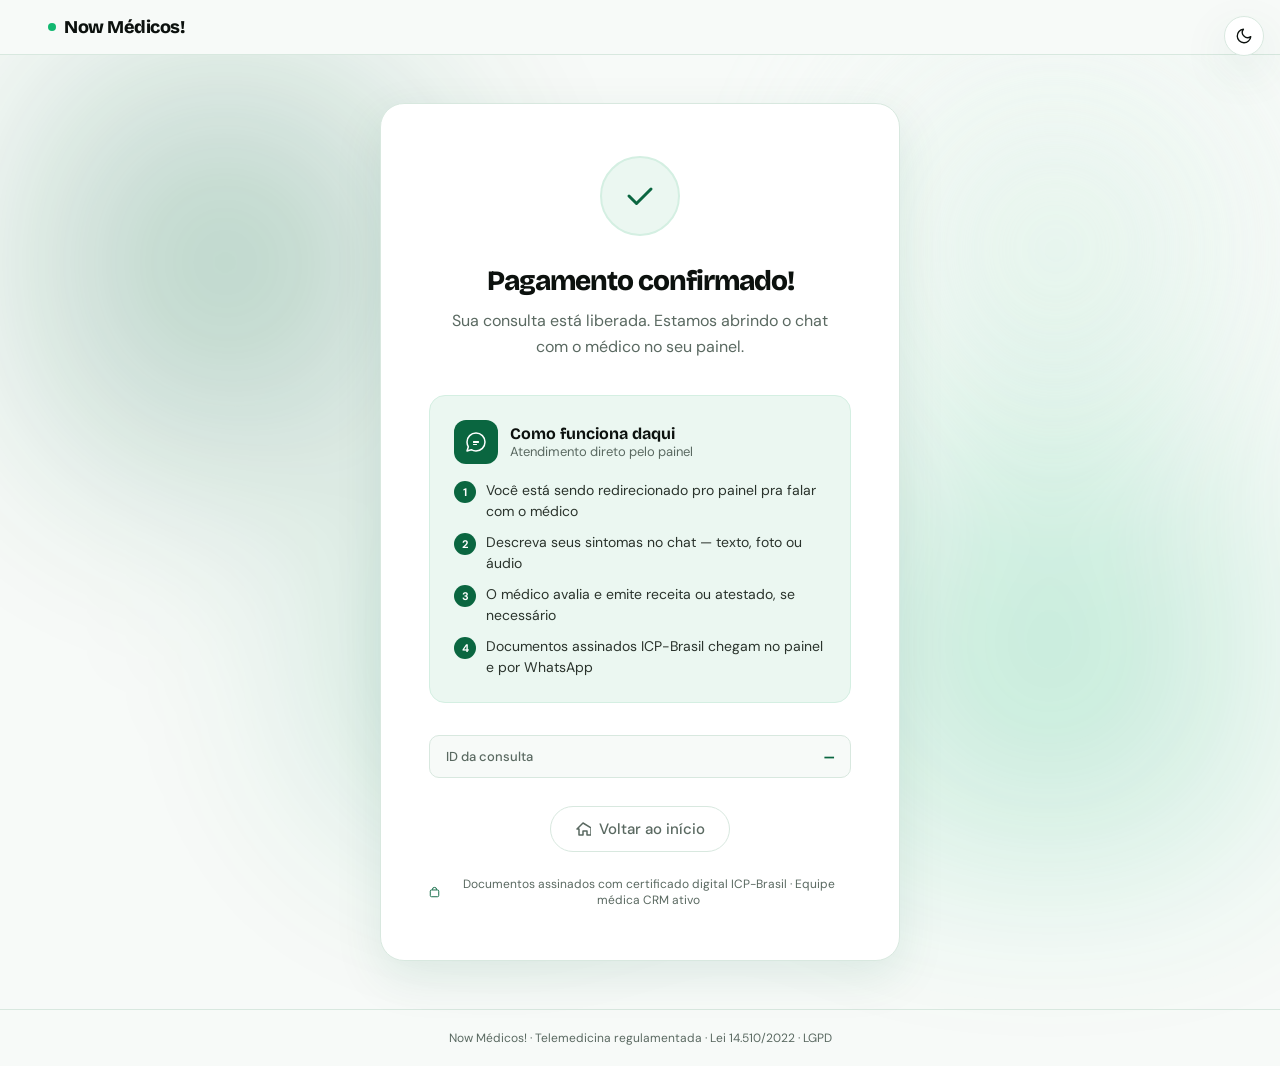
<file: confirmacao.html>
<!DOCTYPE html>
<html lang="pt-BR">
<head>
<meta charset="UTF-8">
<meta name="viewport" content="width=device-width, initial-scale=1.0">
<title>Consulta Confirmada — Now Médicos!</title>

<!-- Theme init (evita FOUC) -->
<script>
(function(){
  const s = localStorage.getItem('cj-theme');
  const d = window.matchMedia && window.matchMedia('(prefers-color-scheme: dark)').matches;
  document.documentElement.setAttribute('data-theme', s || (d ? 'dark' : 'light'));
})();
</script>

<link href="https://fonts.googleapis.com/css2?family=Bricolage+Grotesque:opsz,wght@12..96,400;12..96,500;12..96,700;12..96,800&family=DM+Sans:ital,opsz,wght@0,9..40,300;0,9..40,400;0,9..40,500;1,9..40,300&display=swap" rel="stylesheet">
<link rel="stylesheet" href="css/theme.css">
<link rel="stylesheet" href="css/components.css">

<!-- PWA — coerência com index.html -->
<meta name="theme-color" content="#0A6640">
<link rel="icon" type="image/svg+xml" href="img/icon.svg">
<link rel="apple-touch-icon" href="img/icon.svg">
<meta name="mobile-web-app-capable" content="yes">
<meta name="apple-mobile-web-app-capable" content="yes">
<style>
*,*::before,*::after{box-sizing:border-box;margin:0;padding:0}
/* Variáveis principais herdadas de theme.css */
html,body{height:100%;margin:0}
body{
  font-family:'DM Sans',sans-serif;
  min-height:100vh;
  display:flex;flex-direction:column;
}

nav{
  display:flex;align-items:center;justify-content:space-between;
  padding:16px 48px;
  border-bottom:1px solid var(--border);
  background:var(--white);
}
.logo{
  font-family:'Bricolage Grotesque',sans-serif;
  font-size:18px;font-weight:800;color:var(--ink);
  text-decoration:none;letter-spacing:-.5px;
  display:flex;align-items:center;gap:8px;
}
.logo-dot{width:8px;height:8px;border-radius:50%;background:var(--green3)}

main{
  flex:1;display:flex;align-items:center;justify-content:center;
  padding:48px 24px;
  position:relative;
}

/* ── Aurora Background (#5) ────────────────────────────────────
   4 blobs grandes em radial-gradient, posicionados absolutos.
   Em light: tons claros sutis. Em dark: verde mais vivo.
   Animação 24s flutuando devagar. Fixed pra cobrir o viewport
   inteiro independente da altura do conteúdo. */
.aurora{
  position:fixed;inset:0;
  pointer-events:none;
  z-index:-1;
  overflow:hidden;
  filter:blur(90px);
  opacity:.85;
}
.aurora::before,
.aurora::after,
.aurora-b,
.aurora-c{
  content:"";
  position:absolute;
  border-radius:50%;
  will-change:transform;
}
.aurora::before{
  /* blob 1 — verde principal, top-left */
  width:55vw;height:55vw;
  top:-10%;left:-10%;
  background:radial-gradient(circle, color-mix(in oklab, var(--green) 38%, transparent) 0%, transparent 65%);
  animation:auroraFloat1 24s ease-in-out infinite;
}
.aurora::after{
  /* blob 2 — verde claro, bottom-right */
  width:60vw;height:60vw;
  bottom:-15%;right:-12%;
  background:radial-gradient(circle, color-mix(in oklab, var(--green3) 32%, transparent) 0%, transparent 65%);
  animation:auroraFloat2 28s ease-in-out infinite;
}
.aurora-b{
  /* blob 3 — pale tone, top-right */
  width:45vw;height:45vw;
  top:-5%;right:-5%;
  background:radial-gradient(circle, color-mix(in oklab, var(--pale2) 80%, transparent) 0%, transparent 60%);
  animation:auroraFloat3 22s ease-in-out infinite;
}
.aurora-c{
  /* blob 4 — verde2, bottom-left center */
  width:48vw;height:48vw;
  bottom:-8%;left:15%;
  background:radial-gradient(circle, color-mix(in oklab, var(--green2) 28%, transparent) 0%, transparent 65%);
  animation:auroraFloat4 26s ease-in-out infinite;
}
[data-theme="dark"] .aurora{
  opacity:.7;
  filter:blur(110px);
}
@keyframes auroraFloat1{
  0%,100%{transform:translate(0,0) scale(1)}
  50%{transform:translate(6%,4%) scale(1.08)}
}
@keyframes auroraFloat2{
  0%,100%{transform:translate(0,0) scale(1)}
  50%{transform:translate(-5%,-3%) scale(1.05)}
}
@keyframes auroraFloat3{
  0%,100%{transform:translate(0,0) scale(1)}
  50%{transform:translate(-4%,5%) scale(1.06)}
}
@keyframes auroraFloat4{
  0%,100%{transform:translate(0,0) scale(1)}
  50%{transform:translate(5%,-4%) scale(1.07)}
}

/* base + sombra agora vem do .cj-card.cj-card-xl.cj-card-shadow (components.css) */
.card{
  padding:52px 48px;          /* override do .cj-card-xl (32px) — mantém respiro original */
  max-width:520px;width:100%;
  text-align:center;
  opacity:0;
  animation:cardIn .6s .1s forwards;
  position:relative;
  z-index:1;
}
@keyframes cardIn{
  from{opacity:0;transform:translateY(24px)}
  to{opacity:1;transform:translateY(0)}
}

.check-circle{
  width:80px;height:80px;border-radius:50%;
  background:var(--pale);
  border:2px solid var(--pale2);
  display:flex;align-items:center;justify-content:center;
  margin:0 auto 28px;
  animation:popIn .5s .4s both;
  position:relative;
}
@keyframes popIn{
  from{transform:scale(0)}
  to{transform:scale(1)}
}
.check-circle svg{color:var(--green);position:relative;z-index:2}

/* ── Sparkles (#9) ─────────────────────────────────────────────
   12 pontinhos brilhantes emanando do centro do .check-circle no
   momento do popIn. Disparam UMA VEZ no load. */
.sparkle{
  position:absolute;
  top:50%;left:50%;
  width:8px;height:8px;
  margin:-4px 0 0 -4px;
  pointer-events:none;
  opacity:0;
  z-index:1;
  background:radial-gradient(circle, var(--green3) 0%, color-mix(in oklab, var(--green3) 50%, transparent) 50%, transparent 80%);
  border-radius:50%;
  filter:blur(.3px);
  animation:sparkleOut 1s ease-out forwards;
}
[data-theme="dark"] .sparkle{
  background:radial-gradient(circle, #BFFADC 0%, color-mix(in oklab, var(--green3) 60%, transparent) 50%, transparent 80%);
  box-shadow:0 0 8px color-mix(in oklab, var(--green3) 60%, transparent);
}
/* 12 sparkles dispostos em circle, ~30° entre si, distância e delay variando */
.sparkle.s1 { --tx: 0px;     --ty: -52px;   animation-delay:.5s;  }
.sparkle.s2 { --tx: 26px;    --ty: -45px;   animation-delay:.55s; }
.sparkle.s3 { --tx: 45px;    --ty: -26px;   animation-delay:.6s;  }
.sparkle.s4 { --tx: 52px;    --ty: 0px;     animation-delay:.65s; }
.sparkle.s5 { --tx: 45px;    --ty: 26px;    animation-delay:.7s;  }
.sparkle.s6 { --tx: 26px;    --ty: 45px;    animation-delay:.75s; }
.sparkle.s7 { --tx: 0px;     --ty: 52px;    animation-delay:.8s;  }
.sparkle.s8 { --tx: -26px;   --ty: 45px;    animation-delay:.85s; }
.sparkle.s9 { --tx: -45px;   --ty: 26px;    animation-delay:.9s;  }
.sparkle.s10{ --tx: -52px;   --ty: 0px;     animation-delay:.55s; }
.sparkle.s11{ --tx: -45px;   --ty: -26px;   animation-delay:.6s;  }
.sparkle.s12{ --tx: -26px;   --ty: -45px;   animation-delay:.65s; }
@keyframes sparkleOut{
  0%   {opacity:0; transform:translate(0,0) scale(.3)}
  20%  {opacity:1; transform:translate(calc(var(--tx) * .3), calc(var(--ty) * .3)) scale(1.2)}
  60%  {opacity:.9; transform:translate(calc(var(--tx) * .8), calc(var(--ty) * .8)) scale(1)}
  100% {opacity:0; transform:translate(var(--tx), var(--ty)) scale(.4)}
}

.card-title{
  font-family:'Bricolage Grotesque',sans-serif;
  font-size:28px;font-weight:800;
  color:var(--ink);letter-spacing:-1px;
  margin-bottom:10px;
}
.card-sub{
  font-size:16px;color:var(--muted);
  line-height:1.6;margin-bottom:36px;
  max-width:380px;margin-left:auto;margin-right:auto;
}

/* WhatsApp info */
.wpp-box{
  background:var(--pale);
  border:1.5px solid var(--pale2);
  border-radius:16px;
  padding:24px;
  margin-bottom:32px;
  text-align:left;
}
.wpp-header{
  display:flex;align-items:center;gap:12px;
  margin-bottom:16px;
}
.wpp-icon{
  width:44px;height:44px;border-radius:12px;
  background:var(--green);
  display:flex;align-items:center;justify-content:center;
  color:#fff;flex-shrink:0;
}
.wpp-title{
  font-family:'Bricolage Grotesque',sans-serif;
  font-size:16px;font-weight:700;color:var(--ink);
}
.wpp-sub{font-size:13px;color:var(--muted)}
.wpp-steps{list-style:none;display:flex;flex-direction:column;gap:10px}
.wpp-step{
  display:flex;align-items:flex-start;gap:10px;
  font-size:14px;color:var(--ink2);line-height:1.5;
}
.wpp-num{
  width:22px;height:22px;border-radius:50%;
  background:var(--green);color:#fff;
  font-size:11px;font-weight:700;
  display:flex;align-items:center;justify-content:center;
  flex-shrink:0;margin-top:1px;
}

/* ID consulta */
.consulta-id{
  background:var(--white);
  border:1px solid var(--border);
  border-radius:10px;
  padding:12px 16px;
  display:flex;align-items:center;justify-content:space-between;
  margin-bottom:28px;
  font-size:13px;
}
.id-label{color:var(--muted);font-weight:500}
.id-value{
  font-family:'Bricolage Grotesque',sans-serif;
  font-weight:700;color:var(--green);
  letter-spacing:.5px;
}

/* .btn-home migrado pra .cj-btn-ghost (components.css) */

.trust-row{
  margin-top:24px;
  display:flex;align-items:center;justify-content:center;gap:6px;
  font-size:12px;color:var(--muted);
}
.trust-row svg{color:var(--green)}

footer{
  padding:20px 48px;
  border-top:1px solid var(--border);
  text-align:center;
  font-size:12px;color:var(--muted);
}

@media(max-width:600px){
  nav{padding:14px 20px}
  main{padding:24px 16px;align-items:flex-start}
  .card{padding:36px 24px}
  footer{padding:16px 20px}
}

/* ── prefers-reduced-motion ────────────────────────────────────
   Aurora estática (mantém a presença visual sem flutuar) e
   sparkles sem animação (ficam ocultos). */
@media (prefers-reduced-motion: reduce){
  .aurora::before,
  .aurora::after,
  .aurora-b,
  .aurora-c{ animation:none !important; }
  .sparkle{ animation:none !important; opacity:0 !important; }
}
</style>
</head>
<body>
<button class="theme-toggle-fab" onclick="cjToggleTheme()" aria-label="Alternar tema dark/light" title="Alternar tema">
  <svg class="icon-moon" viewBox="0 0 24 24" fill="none" stroke="currentColor" stroke-width="1.8" stroke-linecap="round" stroke-linejoin="round"><path d="M21 12.79A9 9 0 1 1 11.21 3 7 7 0 0 0 21 12.79z"/></svg>
  <svg class="icon-sun" viewBox="0 0 24 24" fill="none" stroke="currentColor" stroke-width="1.8" stroke-linecap="round" stroke-linejoin="round"><circle cx="12" cy="12" r="4"/><path d="M12 2v2M12 20v2M4.93 4.93l1.41 1.41M17.66 17.66l1.41 1.41M2 12h2M20 12h2M4.93 19.07l1.41-1.41M17.66 6.34l1.41-1.41"/></svg>
</button>
<script>
function cjToggleTheme(){const c=document.documentElement.getAttribute('data-theme')||'light';const n=c==='dark'?'light':'dark';document.documentElement.setAttribute('data-theme',n);localStorage.setItem('cj-theme',n)}
</script>

<nav>
  <a href="index.html" class="logo">
    <div class="logo-dot"></div>
    Now Médicos!
  </a>
</nav>

<div class="aurora" aria-hidden="true">
  <div class="aurora-b"></div>
  <div class="aurora-c"></div>
</div>

<main>
  <div class="card cj-card cj-card-xl cj-card-shadow">
    <div class="check-circle">
      <span class="sparkle s1" aria-hidden="true"></span>
      <span class="sparkle s2" aria-hidden="true"></span>
      <span class="sparkle s3" aria-hidden="true"></span>
      <span class="sparkle s4" aria-hidden="true"></span>
      <span class="sparkle s5" aria-hidden="true"></span>
      <span class="sparkle s6" aria-hidden="true"></span>
      <span class="sparkle s7" aria-hidden="true"></span>
      <span class="sparkle s8" aria-hidden="true"></span>
      <span class="sparkle s9" aria-hidden="true"></span>
      <span class="sparkle s10" aria-hidden="true"></span>
      <span class="sparkle s11" aria-hidden="true"></span>
      <span class="sparkle s12" aria-hidden="true"></span>
      <svg width="36" height="36" viewBox="0 0 36 36" fill="none">
        <path d="M7 18l7.5 7.5L29 11" stroke="currentColor" stroke-width="3" stroke-linecap="round" stroke-linejoin="round"/>
      </svg>
    </div>

    <div class="card-title">Pagamento confirmado!</div>
    <p class="card-sub">
      Sua consulta está liberada. Estamos abrindo o chat com o médico no seu painel.
    </p>

    <div class="wpp-box">
      <div class="wpp-header">
        <div class="wpp-icon">
          <svg width="22" height="22" viewBox="0 0 22 22" fill="none">
            <path d="M11 2C6.03 2 2 6.03 2 11c0 1.77.49 3.42 1.34 4.83L2 20l4.3-1.31A8.96 8.96 0 0011 20c4.97 0 9-4.03 9-9s-4.03-9-9-9z" stroke="white" stroke-width="1.5" stroke-linejoin="round"/>
            <path d="M8 10.5c0-.28.22-.5.5-.5h5c.28 0 .5.22.5.5v1c0 .28-.22.5-.5.5h-5a.5.5 0 01-.5-.5v-1zM8 13.5c0-.28.22-.5.5-.5h3c.28 0 .5.22.5.5v.5H8v-.5z" fill="white"/>
          </svg>
        </div>
        <div>
          <div class="wpp-title">Como funciona daqui</div>
          <div class="wpp-sub">Atendimento direto pelo painel</div>
        </div>
      </div>
      <ul class="wpp-steps">
        <li class="wpp-step">
          <div class="wpp-num">1</div>
          Você está sendo redirecionado pro painel pra falar com o médico
        </li>
        <li class="wpp-step">
          <div class="wpp-num">2</div>
          Descreva seus sintomas no chat — texto, foto ou áudio
        </li>
        <li class="wpp-step">
          <div class="wpp-num">3</div>
          O médico avalia e emite receita ou atestado, se necessário
        </li>
        <li class="wpp-step">
          <div class="wpp-num">4</div>
          Documentos assinados ICP-Brasil chegam no painel e por WhatsApp
        </li>
      </ul>
    </div>

    <div class="consulta-id">
      <span class="id-label">ID da consulta</span>
      <span class="id-value" id="consulta-id-display">—</span>
    </div>

    <button id="btn-acompanhar" type="button" style="
      display:none;
      width:100%;padding:14px 24px;margin-bottom:12px;
      background:var(--green);color:#fff;
      font-family:'DM Sans',sans-serif;font-size:15px;font-weight:600;
      border:none;border-radius:100px;cursor:pointer;
      box-shadow:0 4px 20px rgba(10,102,64,.2);
      transition:background .2s,transform .15s,opacity .2s;
      gap:8px;align-items:center;justify-content:center;">
      <svg width="16" height="16" viewBox="0 0 24 24" fill="none" style="vertical-align:middle;margin-right:6px">
        <rect x="3" y="4" width="18" height="14" rx="2" stroke="currentColor" stroke-width="1.7"/>
        <path d="M3 9h18M8 21h8M12 18v3" stroke="currentColor" stroke-width="1.7" stroke-linecap="round"/>
      </svg>
      <span id="btn-acompanhar-label">Acompanhar consulta no navegador</span>
    </button>
    <div id="btn-acompanhar-msg" style="
      display:none;font-size:12px;color:var(--muted);
      text-align:center;margin:-6px 0 14px;line-height:1.5;"></div>

    <a href="index.html" class="cj-btn-ghost">
      <svg width="16" height="16" viewBox="0 0 16 16" fill="none"><path d="M8 2L2 8h2v6h4v-4h4v4h4V8h2L8 2z" stroke="currentColor" stroke-width="1.5" stroke-linejoin="round"/></svg>
      Voltar ao início
    </a>

    <div class="trust-row">
      <svg width="13" height="13" viewBox="0 0 13 13" fill="none"><rect x="1.5" y="3.5" width="10" height="8" rx="1.5" stroke="currentColor" stroke-width="1.1"/><path d="M4 3.5V3a2.5 2.5 0 015 0v.5" stroke="currentColor" stroke-width="1.1"/></svg>
      Documentos assinados com certificado digital ICP-Brasil · Equipe médica CRM ativo
    </div>
  </div>
</main>

<footer>
  Now Médicos! · Telemedicina regulamentada · Lei 14.510/2022 · LGPD
</footer>

<script>
// ── Detectar callback VIDaaS ──
const urlParams = new URLSearchParams(window.location.search);
const vidaasCode = urlParams.get('code');

if (vidaasCode) {
  // Veio do VIDaaS — processar token
  const codeVerifier = sessionStorage.getItem('vidaas_code_verifier');
  const medicoId = sessionStorage.getItem('vidaas_medico_id');
  const lifetime = sessionStorage.getItem('vidaas_lifetime') || '43200';

  const card = document.querySelector('.card');
  card.innerHTML = `
    <div style="text-align:center">
      <div style="width:48px;height:48px;border:3px solid var(--border);border-top-color:var(--green);border-radius:50%;animation:spin .8s linear infinite;margin:0 auto 20px"></div>
      <style>@keyframes spin{to{transform:rotate(360deg)}}</style>
      <div style="font-family:'Bricolage Grotesque',sans-serif;font-size:20px;font-weight:700;color:var(--ink);margin-bottom:8px">Ativando assinatura digital...</div>
      <div style="font-size:13px;color:var(--muted)">Aguarde, processando autorização</div>
    </div>
  `;

  if (!codeVerifier) {
    card.innerHTML = `
      <div style="text-align:center">
        <div style="font-size:20px;font-weight:700;color:#DC2626;margin-bottom:8px">Sessão expirada</div>
        <div style="font-size:13px;color:var(--muted);margin-bottom:20px">Inicie novamente pelo dashboard</div>
        <a href="dashboard.html" style="color:var(--green);font-weight:600;text-decoration:none">Voltar ao dashboard</a>
      </div>
    `;
  } else {
    fetch('https://web-production-0c606.up.railway.app/vidaas/token', {
      method: 'POST',
      headers: { 'Content-Type': 'application/json' },
      body: JSON.stringify({
        code: vidaasCode,
        code_verifier: codeVerifier,
        medico_id: medicoId,
        lifetime: parseInt(lifetime)
      })
    })
    .then(r => r.json())
    .then(data => {
      sessionStorage.removeItem('vidaas_code_verifier');
      sessionStorage.removeItem('vidaas_medico_id');
      sessionStorage.removeItem('vidaas_lifetime');

      if (data.success) {
        const hours = Math.round(parseInt(lifetime) / 3600);
        card.innerHTML = `
          <div style="text-align:center">
            <div style="width:64px;height:64px;border-radius:50%;background:var(--pale);display:flex;align-items:center;justify-content:center;margin:0 auto 20px">
              <svg width="28" height="28" viewBox="0 0 28 28" fill="none"><path d="M6 14l6 6 10-10" stroke="#0A6640" stroke-width="3" stroke-linecap="round" stroke-linejoin="round"/></svg>
            </div>
            <div style="font-family:'Bricolage Grotesque',sans-serif;font-size:20px;font-weight:700;color:var(--ink);margin-bottom:8px">Assinatura ativada!</div>
            <div style="font-size:14px;color:var(--green);font-weight:600;margin-bottom:4px">Válida por ${hours} horas</div>
            <div style="font-size:13px;color:var(--muted);margin-bottom:24px">Você já pode aprovar consultas e assinar documentos.</div>
            <a href="dashboard.html" style="display:inline-block;padding:12px 28px;background:var(--green);color:#fff;font-family:'DM Sans',sans-serif;font-size:14px;font-weight:600;border-radius:100px;text-decoration:none">Voltar ao dashboard</a>
          </div>
        `;
      } else {
        card.innerHTML = `
          <div style="text-align:center">
            <div style="font-size:20px;font-weight:700;color:#DC2626;margin-bottom:8px">Erro na ativação</div>
            <div style="font-size:13px;color:var(--muted);margin-bottom:20px">${data.error || 'Tente novamente pelo dashboard'}</div>
            <a href="dashboard.html" style="color:var(--green);font-weight:600;text-decoration:none">Voltar ao dashboard</a>
          </div>
        `;
      }
    })
    .catch(() => {
      card.innerHTML = `
        <div style="text-align:center">
          <div style="font-size:20px;font-weight:700;color:#DC2626;margin-bottom:8px">Erro de conexão</div>
          <div style="font-size:13px;color:var(--muted);margin-bottom:20px">Verifique sua internet e tente novamente</div>
          <a href="dashboard.html" style="color:var(--green);font-weight:600;text-decoration:none">Voltar ao dashboard</a>
        </div>
      `;
    });
  }
} else {
  // Fluxo normal — confirmação de pagamento
  const paymentId = sessionStorage.getItem('pix_payment_id') || '';
  document.getElementById('consulta-id-display').textContent = paymentId || '—';

  // ── Botão "Acompanhar consulta no navegador" ──
  // Chama Railway /paciente/iniciar-sessao-publica passando payment_id; backend
  // valida no Mercado Pago, gera JWT, retorna URL com ?t=<jwt>. Se a consulta
  // ainda não foi criada pelo n8n (race), faz retry automático.
  const API_BASE = 'https://web-production-0c606.up.railway.app';
  const btn = document.getElementById('btn-acompanhar');
  const btnLabel = document.getElementById('btn-acompanhar-label');
  const btnMsg = document.getElementById('btn-acompanhar-msg');

  if (!paymentId) {
    // Sem payment_id na sessionStorage — paciente abriu confirmacao.html
    // direto sem passar pelo Pix. Esconde o botão.
    btn.style.display = 'none';
  } else {
    btn.style.display = 'inline-flex';

    async function pedirSessao(tentativa = 1) {
      const MAX_TENTATIVAS = 4;
      const ESPERA_RETRY_MS = 3000;

      btnLabel.textContent = tentativa === 1 ? 'Abrindo sua consulta...' : `Aguardando processamento... (${tentativa}/${MAX_TENTATIVAS})`;
      btn.disabled = true;
      btn.style.opacity = '.7';
      btnMsg.style.display = 'none';

      try {
        const r = await fetch(`${API_BASE}/paciente/iniciar-sessao-publica`, {
          method: 'POST',
          headers: { 'Content-Type': 'application/json' },
          body: JSON.stringify({ payment_id: paymentId })
        });
        const data = await r.json();

        if (r.ok && data.ok && data.url) {
          window.location.href = data.url;
          return;
        }

        // 409 com retry=true → consulta ainda não criada pelo n8n, espera e tenta de novo
        if (r.status === 409 && data.retry && tentativa < MAX_TENTATIVAS) {
          setTimeout(() => pedirSessao(tentativa + 1), ESPERA_RETRY_MS);
          return;
        }

        // Outros erros → reabilita botão e mostra fallback (paciente pode tentar
        // novamente clicando, ou ignorar e seguir pelo WhatsApp).
        throw new Error(data.erro || `HTTP ${r.status}`);
      } catch (e) {
        btn.disabled = false;
        btn.style.opacity = '1';
        btn.style.cursor = 'pointer';
        btnLabel.textContent = 'Tentar abrir consulta de novo';
        btnMsg.style.display = 'block';
        btnMsg.textContent = 'Tudo certo — você também receberá o link de acesso pelo WhatsApp em instantes.';
      }
    }

    btn.addEventListener('click', () => pedirSessao(1));

    // ── Auto-redirect ── (reduz fricção pós-pagamento)
    // 1.2s de delay pra paciente ler "Pagamento confirmado!" antes de sair daqui.
    // Se falhar, fallback amigável reabilita o botão pra retentar manualmente.
    setTimeout(() => pedirSessao(1), 1200);
  }
}
</script>
</body>
</html>
</file>
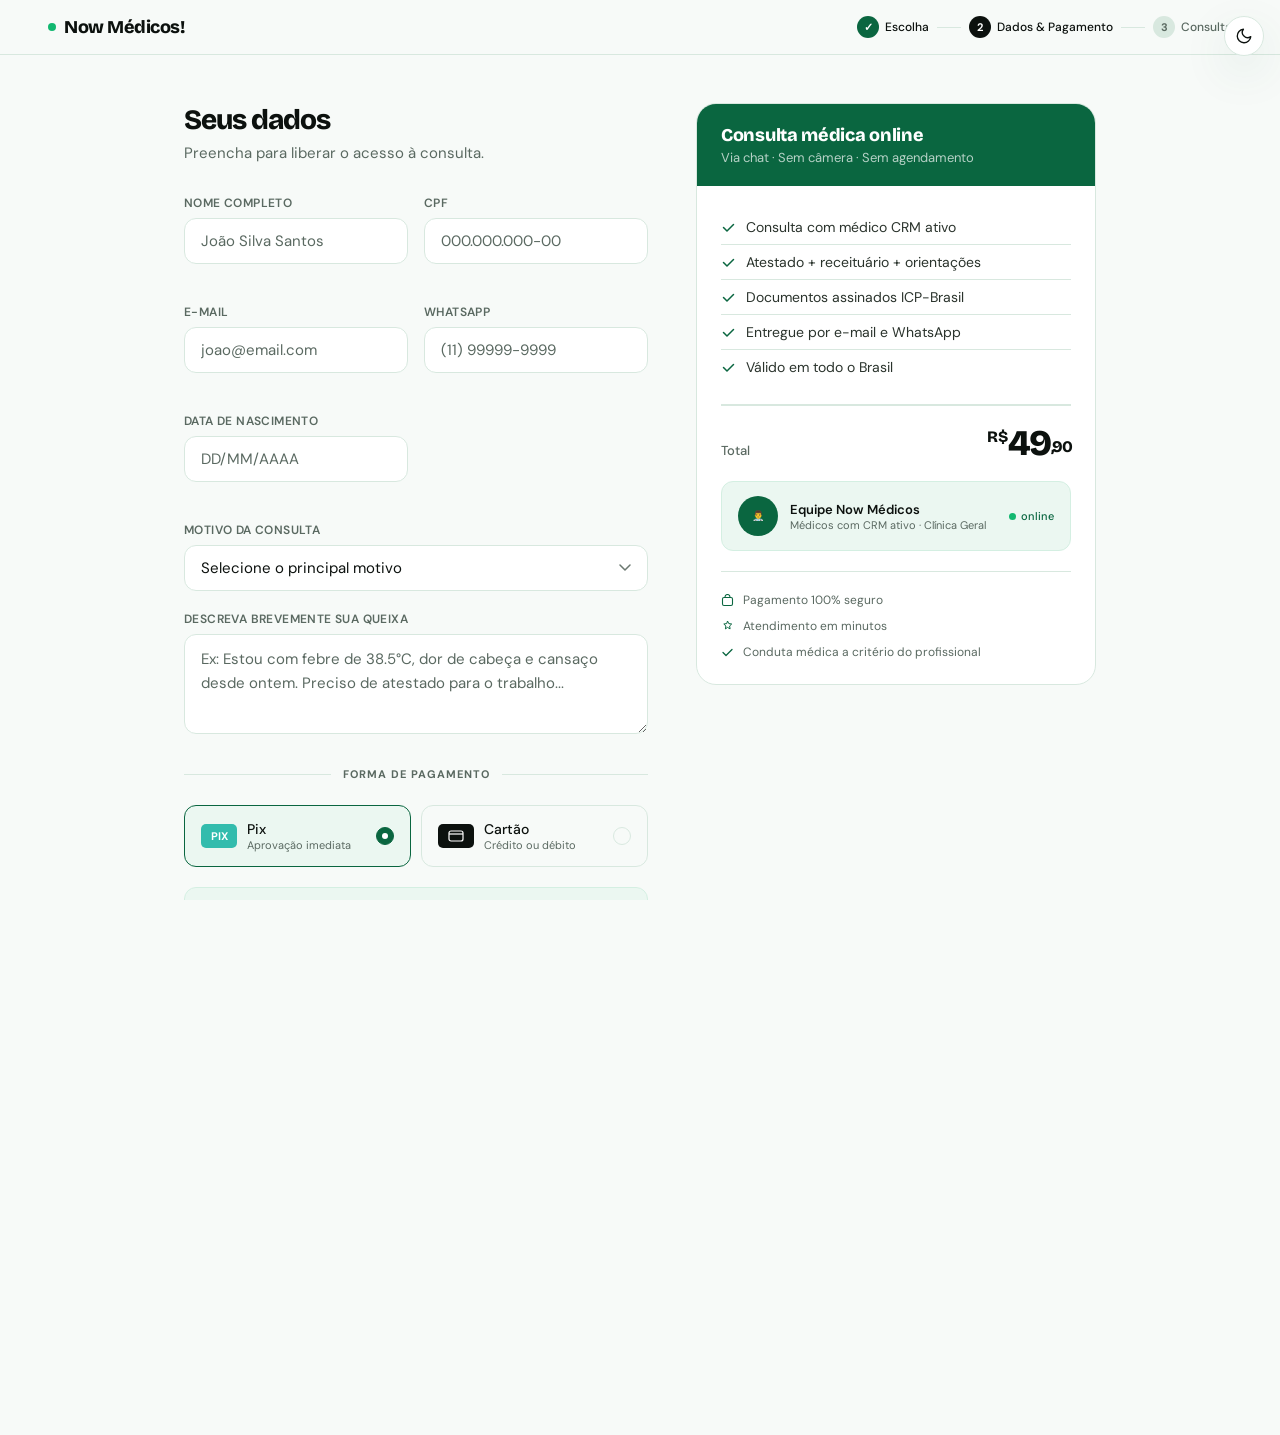
<file: pagamento.html>
<!DOCTYPE html>
<html lang="pt-BR">
<head>
<meta charset="UTF-8">
<meta name="viewport" content="width=device-width, initial-scale=1.0">
<title>Iniciar consulta — Now Médicos!</title>

<!-- Theme init (evita FOUC) — herda 'cj-theme' do localStorage -->
<script>
(function(){
  const s = localStorage.getItem('cj-theme');
  const d = window.matchMedia && window.matchMedia('(prefers-color-scheme: dark)').matches;
  document.documentElement.setAttribute('data-theme', s || (d ? 'dark' : 'light'));
})();
</script>

<link href="https://fonts.googleapis.com/css2?family=Bricolage+Grotesque:opsz,wght@12..96,400;12..96,500;12..96,700;12..96,800&family=DM+Sans:ital,opsz,wght@0,9..40,300;0,9..40,400;0,9..40,500;1,9..40,300&display=swap" rel="stylesheet">
<link rel="stylesheet" href="css/theme.css">
<link rel="stylesheet" href="css/components.css">

<!-- PWA — coerência com index.html -->
<meta name="theme-color" content="#0A6640">
<link rel="icon" type="image/svg+xml" href="img/icon.svg">
<link rel="apple-touch-icon" href="img/icon.svg">
<meta name="mobile-web-app-capable" content="yes">
<meta name="apple-mobile-web-app-capable" content="yes">
<style>
*,*::before,*::after{box-sizing:border-box;margin:0;padding:0}
/* Apelidos locais que o CSS desta página já usa. Variáveis principais vêm
   de theme.css (--ink, --green, --pale, --white, --border, --surface, etc). */
:root{
  --err:      var(--danger);
  --err-pale: var(--danger-bg);
}
html,body{height:100%;overflow-x:hidden}
body{
  font-family:'DM Sans',sans-serif;
  min-height:100vh;
  display:flex;flex-direction:column;
}

/* ── NAV ── */
nav{
  display:flex;align-items:center;justify-content:space-between;
  padding:16px 48px;
  border-bottom:1px solid var(--border);
  background:var(--white);
}
.logo{
  font-family:'Bricolage Grotesque',sans-serif;
  font-size:18px;font-weight:800;color:var(--ink);
  text-decoration:none;letter-spacing:-.5px;
  display:flex;align-items:center;gap:8px;
}
.logo-dot{width:8px;height:8px;border-radius:50%;background:var(--green3)}

/* steps indicator */
.steps-bar{display:flex;align-items:center;gap:8px}
.step-pip{
  display:flex;align-items:center;gap:6px;
  font-size:12px;font-weight:500;
}
.step-pip .num{
  width:22px;height:22px;border-radius:50%;
  display:flex;align-items:center;justify-content:center;
  font-size:11px;font-weight:700;
}
.step-pip.done .num{background:var(--green);color:#fff}
.step-pip.active .num{background:var(--ink);color:#fff}
.step-pip.pending .num{background:var(--border);color:var(--muted)}
.step-pip.done .label,.step-pip.active .label{color:var(--ink);font-weight:500}
.step-pip.pending .label{color:var(--muted)}
.step-pip .label{font-size:12px}
.step-divider{width:24px;height:1px;background:var(--border)}

/* ── LAYOUT ── */
main{
  flex:1;
  display:grid;
  grid-template-columns:1fr 400px;
  max-width:960px;
  width:100%;
  margin:0 auto;
  padding:48px 24px;
  gap:48px;
  align-items:start;
}

/* ── FORMULÁRIO ── */
.form-col{
  opacity:0;animation:fadeUp .5s .1s forwards;
}
@keyframes fadeUp{from{opacity:0;transform:translateY(16px)}to{opacity:1;transform:translateY(0)}}

.form-title{
  font-family:'Bricolage Grotesque',sans-serif;
  font-size:28px;font-weight:800;letter-spacing:-1px;
  color:var(--ink);margin-bottom:6px;
}
.form-sub{font-size:15px;color:var(--muted);margin-bottom:32px}

/* Grupos */
.field-group{margin-bottom:20px}
.field-row{display:grid;grid-template-columns:1fr 1fr;gap:16px;margin-bottom:20px}

label{
  display:block;
  font-size:12px;font-weight:600;letter-spacing:.4px;
  text-transform:uppercase;color:var(--muted);
  margin-bottom:7px;
}
/* Inputs do formulário usam .cj-input do design system (components.css).
   Aqui ficam só extras específicos do pagamento: glow no focus, estados
   de validação (.err / .ok), chevron do select e proporções do textarea. */
.cj-input:focus{
  box-shadow:0 0 0 3px rgba(10,102,64,.08);
}
.cj-input.err{
  border-color:var(--err);
  box-shadow:0 0 0 3px rgba(220,38,38,.06);
}
.cj-input.ok{
  border-color:var(--green3);
  box-shadow:0 0 0 3px rgba(18,184,112,.10);
}
.field-err{font-size:12px;color:var(--err);margin-top:5px;display:none}
.field-err.show{display:block}
textarea.cj-input{resize:vertical;min-height:100px;line-height:1.6}
select.cj-input{
  -webkit-appearance:none;appearance:none;
  background-image:url("data:image/svg+xml,%3Csvg xmlns='http://www.w3.org/2000/svg' width='12' height='8' viewBox='0 0 12 8' fill='none'%3E%3Cpath d='M1 1l5 5 5-5' stroke='%236B7870' stroke-width='1.5' stroke-linecap='round' stroke-linejoin='round'/%3E%3C/svg%3E");
  background-repeat:no-repeat;
  background-position:right 16px center;
  padding-right:40px;cursor:pointer;
}

/* Separador de seção */
.section-sep{
  display:flex;align-items:center;gap:12px;
  margin:28px 0 24px;
}
.section-sep span{
  font-size:11px;font-weight:700;letter-spacing:1px;
  text-transform:uppercase;color:var(--muted);white-space:nowrap;
}
.section-sep::before,.section-sep::after{
  content:'';flex:1;height:1px;background:var(--border);
}

/* Métodos de pagamento */
.pay-methods{display:grid;grid-template-columns:1fr 1fr;gap:10px;margin-bottom:20px}
.pay-method{
  border:1.5px solid var(--border);border-radius:12px;
  padding:14px 16px;cursor:pointer;
  display:flex;align-items:center;gap:10px;
  transition:border-color .2s,background .2s;
  position:relative;
}
.pay-method input[type=radio]{
  position:absolute;opacity:0;width:0;height:0;
}
.pay-method.selected{
  border-color:var(--green);
  background:var(--pale);
}
.pay-icon{
  width:36px;height:24px;border-radius:5px;
  background:var(--border);
  display:flex;align-items:center;justify-content:center;
  font-size:11px;font-weight:700;color:var(--muted);
  flex-shrink:0;
}
.pay-icon.pix{background:#32BCAD;color:#fff}
.pay-icon.card{background:var(--ink);color:#fff}
.pay-label{font-size:14px;font-weight:500;color:var(--ink)}
.pay-sublabel{font-size:11px;color:var(--muted)}
.pay-check{
  margin-left:auto;
  width:18px;height:18px;border-radius:50%;
  border:1.5px solid var(--border);
  display:flex;align-items:center;justify-content:center;
  flex-shrink:0;transition:all .2s;
}
.pay-method.selected .pay-check{
  background:var(--green);border-color:var(--green);
}
.pay-method.selected .pay-check::after{
  content:'';width:6px;height:6px;border-radius:50%;background:#fff;
}

/* Card fields */
.card-fields{
  display:none;
  flex-direction:column;gap:16px;
  animation:fadeUp .3s forwards;
}
.card-fields.show{display:flex}

/* ── Cartão de crédito visual (preview que se atualiza com input) ── */
.card-preview{
  position:relative;
  width:100%;max-width:340px;
  aspect-ratio:1.586/1;       /* proporção real cartão CR-80 */
  border-radius:14px;
  background:linear-gradient(135deg,#0A6640 0%,#0D8A55 50%,#12B870 100%);
  color:#fff;
  padding:18px 20px;
  display:flex;flex-direction:column;justify-content:space-between;
  margin:0 auto;
  box-shadow:0 12px 32px rgba(10,102,64,.35), 0 4px 12px rgba(0,0,0,.18);
  font-family:'DM Sans',sans-serif;
  overflow:hidden;
}
.card-preview::before{
  /* círculo decorativo no canto superior direito */
  content:'';position:absolute;
  top:-40px;right:-40px;
  width:140px;height:140px;border-radius:50%;
  background:rgba(255,255,255,.08);
}
.card-preview::after{
  content:'';position:absolute;
  bottom:-50px;left:-30px;
  width:120px;height:120px;border-radius:50%;
  background:rgba(255,255,255,.05);
}
.card-preview-top{
  display:flex;justify-content:space-between;align-items:flex-start;
  position:relative;z-index:1;
}
.card-preview-chip{
  width:36px;height:26px;border-radius:5px;
  background:linear-gradient(135deg,#FFD580,#E0A040);
  position:relative;
}
.card-preview-chip::before{
  content:'';position:absolute;inset:3px;
  border:1px solid rgba(0,0,0,.18);border-radius:3px;
  background:repeating-linear-gradient(0deg,transparent 0 3px,rgba(0,0,0,.15) 3px 4px);
}
.card-preview-bandeira{
  font-family:'Bricolage Grotesque',sans-serif;
  font-size:13px;font-weight:700;
  letter-spacing:.5px;
  background:rgba(255,255,255,.18);
  padding:5px 10px;border-radius:6px;
  backdrop-filter:blur(4px);
  text-transform:uppercase;
}
.card-preview-numero{
  font-family:'Bricolage Grotesque',sans-serif;
  font-size:18px;font-weight:600;
  letter-spacing:2.5px;
  position:relative;z-index:1;
  color:#fff;
}
.card-preview-base{
  display:flex;justify-content:space-between;align-items:flex-end;
  position:relative;z-index:1;
  font-size:11px;
}
.card-preview-base .label{
  text-transform:uppercase;font-size:9px;
  opacity:.7;letter-spacing:.5px;
  margin-bottom:3px;
}
.card-preview-base .value{
  font-family:'DM Sans',sans-serif;
  font-size:13px;font-weight:600;
  letter-spacing:.5px;
  text-transform:uppercase;
}

@media(max-width:380px){
  .card-preview-numero{font-size:15px;letter-spacing:1.5px}
}

/* PIX fields */
.pix-info{
  display:none;
  background:var(--pale);border:1px solid var(--pale2);
  border-radius:12px;padding:16px 18px;
  font-size:13px;color:var(--ink2);line-height:1.6;
  animation:fadeUp .3s forwards;
}
.pix-info.show{display:block}
.pix-info strong{color:var(--green)}

/* TCLE */
.tcle-box{
  background:var(--pale);border:1px solid var(--pale2);
  border-radius:12px;padding:16px 18px;margin-bottom:24px;
}
.tcle-label{
  display:flex;align-items:flex-start;gap:12px;
  font-size:13px;color:var(--ink2);line-height:1.6;
  cursor:pointer;
  text-transform:none;letter-spacing:0;font-weight:400;
}
.tcle-label input[type=checkbox]{
  width:18px;height:18px;min-width:18px;
  border:1.5px solid var(--border);border-radius:5px;
  background:var(--surface);
  margin-top:1px;cursor:pointer;padding:0;
  accent-color:var(--green);
  -webkit-appearance:auto;appearance:auto;
}
.tcle-label *{letter-spacing:0;text-transform:none}
.tcle-label a{color:var(--green);text-decoration:none;font-weight:500}
.tcle-label a:hover{text-decoration:underline}

/* Botão submit */
/* .btn-submit migrado pra .cj-btn-primary.cj-btn-lg.cj-btn-block (components.css)
   Loading state agora via .cj-btn-loading + .cj-spinner — JS: classList.add('cj-btn-loading') */

.submit-note{
  text-align:center;font-size:12px;color:var(--muted);
  margin-top:14px;display:flex;align-items:center;justify-content:center;gap:6px;
}

/* ── RESUMO ── */
.summary-col{
  position:sticky;top:24px;
  opacity:0;animation:fadeUp .5s .25s forwards;
}

/* .summary-card: base via .cj-card.cj-card-lg.cj-card-flush (components.css) */
.summary-header{
  background:var(--green);
  padding:20px 24px;
}
.summary-product{
  font-family:'Bricolage Grotesque',sans-serif;
  font-size:18px;font-weight:800;color:#fff;
  letter-spacing:-.3px;
}
.summary-desc{font-size:13px;color:rgba(255,255,255,.7);margin-top:3px}

.summary-body{padding:24px}

.summary-items{list-style:none;margin-bottom:20px}
.summary-item{
  display:flex;align-items:center;gap:10px;
  font-size:14px;color:var(--ink2);
  padding:8px 0;border-bottom:1px solid var(--border);
}
.summary-item:last-child{border:none}
.summary-item svg{color:var(--green);flex-shrink:0}

.summary-price-row{
  display:flex;align-items:baseline;justify-content:space-between;
  padding:16px 0 0;
  border-top:2px solid var(--border);
}
.price-label{font-size:13px;color:var(--muted);font-weight:500}
.price-val{
  font-family:'Bricolage Grotesque',sans-serif;
  font-size:36px;font-weight:800;color:var(--ink);
  letter-spacing:-1.5px;
}
.price-val sup{font-size:16px;letter-spacing:0;vertical-align:super}

.summary-trust{
  margin-top:20px;padding-top:20px;
  border-top:1px solid var(--border);
  display:flex;flex-direction:column;gap:10px;
}
.trust-row{
  display:flex;align-items:center;gap:9px;
  font-size:12px;color:var(--muted);
}
.trust-row svg{color:var(--green);flex-shrink:0}

/* Médico info */
.medico-card{
  margin-top:16px;
  background:var(--pale);border:1px solid var(--pale2);
  border-radius:12px;padding:14px 16px;
  display:flex;align-items:center;gap:12px;
}
.medico-avatar{
  width:40px;height:40px;border-radius:50%;
  background:var(--green);
  display:flex;align-items:center;justify-content:center;
  color:#fff;flex-shrink:0;
  font-family:'Bricolage Grotesque',sans-serif;
  font-size:14px;font-weight:700;
}
.medico-name{font-size:13px;font-weight:600;color:var(--ink)}
.medico-crm{font-size:11px;color:var(--muted)}
.medico-status{
  margin-left:auto;
  display:flex;align-items:center;gap:5px;
  font-size:11px;color:var(--green);font-weight:500;
}
.online-dot{width:7px;height:7px;border-radius:50%;background:var(--green3);animation:blink 2s infinite}
@keyframes blink{0%,100%{opacity:1}50%{opacity:.4}}

/* ── Componentes mobile-only — ocultos por default no desktop ── */
.summary-mobile-bar{display:none}
.trust-row-mobile{display:none}
.summary-toggle{
  /* No desktop: <summary> não aparece, <details> sempre comporta como aberto.
     Como o atributo `open` está hardcoded no HTML, basta esconder o toggle. */
  display:none;
}
.summary-details{display:block}

/* ── RESPONSIVE ── */
@media(max-width:780px){
  nav{padding:14px 20px}
  .steps-bar .step-pip .label{display:none}
  main{grid-template-columns:1fr;padding:24px 20px;gap:32px;min-width:0}
  .form-col,.summary-col{min-width:0}
  /* Box explicativo do Pix some no mobile — paciente já escolheu Pix
     no radio acima e o botão diz "Pagar e iniciar consulta". Em desktop
     fica como tranquilizador útil; aqui é fricção pré-botão. */
  .pix-info{display:none}
  /* No mobile, o resumo desce pro fim da página (depois do botão).
     order default 0 já é maior que o do form-col (que mantém 0 também),
     mas como flex/grid só permite reorder via display flex, usamos a
     ordem natural do DOM: form-col vem antes (ok) e summary-col fica abaixo. */
  .summary-col{position:static;order:1}
  .form-col{order:0}
  .field-row{grid-template-columns:1fr}

  /* Mini-resumo sticky logo abaixo do nav */
  .summary-mobile-bar{
    display:flex;align-items:center;justify-content:center;gap:8px;
    position:sticky;top:0;z-index:10;
    height:44px;padding:0 20px;
    background:var(--surface);
    -webkit-backdrop-filter:blur(8px);
    backdrop-filter:blur(8px);
    border-bottom:1px solid var(--border);
    font-size:13px;color:var(--ink2);font-weight:500;
    letter-spacing:-.1px;
    /* Fallback pra iOS Safari quando backdrop-filter falha */
    background-color:var(--surface);
  }
  .summary-mobile-bar .smb-product{color:var(--ink2)}
  .summary-mobile-bar .smb-price{color:var(--ink);font-weight:700}
  .summary-mobile-bar .smb-sep{color:var(--muted);opacity:.6}
  .summary-mobile-bar .smb-icp{
    display:inline-flex;align-items:center;gap:4px;
    color:var(--green);font-weight:600;
  }

  /* Trust row compacta horizontal abaixo do botão Pagar */
  .trust-row-mobile{
    display:flex;align-items:center;justify-content:center;
    gap:8px;flex-wrap:wrap;
    margin-top:14px;
    font-size:11px;color:var(--muted);
    line-height:1.4;
  }
  .trust-row-mobile .trm-item{
    display:inline-flex;align-items:center;gap:4px;
    white-space:nowrap;
  }
  .trust-row-mobile .trm-item svg{color:var(--green);flex-shrink:0}
  .trust-row-mobile .trm-sep{color:var(--border)}

  /* Accordion: <summary> visível como botão clicável */
  .summary-toggle{
    display:flex;align-items:center;justify-content:space-between;
    padding:14px 16px;
    background:var(--surface);
    border:1px solid var(--border);
    border-radius:12px;
    cursor:pointer;
    font-size:14px;font-weight:600;color:var(--ink);
    list-style:none;
    -webkit-tap-highlight-color:transparent;
  }
  .summary-toggle::-webkit-details-marker{display:none}
  .summary-toggle::marker{content:''}
  .summary-toggle:focus-visible{
    outline:2px solid var(--green);outline-offset:2px;
  }
  .summary-toggle-chevron{
    color:var(--muted);
    transition:transform .2s ease;
  }
  .summary-details[open] > .summary-toggle .summary-toggle-chevron{
    transform:rotate(180deg);
  }
  .summary-details[open] > .summary-toggle{
    margin-bottom:12px;
  }
  /* No mobile, força fechar por default via JS no load (remove atributo `open`).
     Mantém o atributo no HTML pra desktop nunca quebrar caso JS falhe. */
}
</style>
</head>
<body>
<!-- Toggle dark/light flutuante (decisão de produto: aparece em todas as
     páginas pra facilitar teste/uso. Persiste em localStorage 'cj-theme'). -->
<button class="theme-toggle-fab" onclick="cjToggleTheme()" aria-label="Alternar tema dark/light" title="Alternar tema">
  <svg class="icon-moon" viewBox="0 0 24 24" fill="none" stroke="currentColor" stroke-width="1.8" stroke-linecap="round" stroke-linejoin="round"><path d="M21 12.79A9 9 0 1 1 11.21 3 7 7 0 0 0 21 12.79z"/></svg>
  <svg class="icon-sun" viewBox="0 0 24 24" fill="none" stroke="currentColor" stroke-width="1.8" stroke-linecap="round" stroke-linejoin="round"><circle cx="12" cy="12" r="4"/><path d="M12 2v2M12 20v2M4.93 4.93l1.41 1.41M17.66 17.66l1.41 1.41M2 12h2M20 12h2M4.93 19.07l1.41-1.41M17.66 6.34l1.41-1.41"/></svg>
</button>
<script>
function cjToggleTheme(){
  const cur = document.documentElement.getAttribute('data-theme') || 'light';
  const next = cur === 'dark' ? 'light' : 'dark';
  document.documentElement.setAttribute('data-theme', next);
  localStorage.setItem('cj-theme', next);
}

// Accordion mobile: o <details> fica `open` no HTML pra desktop nunca quebrar.
// No mobile (≤780px), removemos `open` pra forçar accordion fechado por default.
// Sincroniza no load e em resize.
(function syncSummaryAccordion(){
  const mql = window.matchMedia('(max-width:780px)');
  function apply(){
    const det = document.querySelector('.summary-details');
    if(!det) return;
    if(mql.matches){
      // Mobile: só fecha na primeira aplicação. Depois respeita escolha do user.
      if(!det.dataset.mobileInit){
        det.removeAttribute('open');
        det.dataset.mobileInit = '1';
      }
    } else {
      // Desktop: sempre aberto.
      det.setAttribute('open','');
      delete det.dataset.mobileInit;
    }
  }
  if(document.readyState === 'loading'){
    document.addEventListener('DOMContentLoaded', apply);
  } else {
    apply();
  }
  if(mql.addEventListener) mql.addEventListener('change', apply);
  else if(mql.addListener) mql.addListener(apply);
})();
</script>

<!-- NAV -->
<nav>
  <a href="index.html" class="logo">
    <div class="logo-dot"></div>
    Now Médicos!
  </a>
  <div class="steps-bar">
    <div class="step-pip done">
      <div class="num">✓</div>
      <div class="label">Escolha</div>
    </div>
    <div class="step-divider"></div>
    <div class="step-pip active">
      <div class="num">2</div>
      <div class="label">Dados & Pagamento</div>
    </div>
    <div class="step-divider"></div>
    <div class="step-pip pending">
      <div class="num">3</div>
      <div class="label">Consulta</div>
    </div>
  </div>
</nav>

<!-- Mini-resumo sticky (apenas mobile) — sempre visível abaixo do nav -->
<div class="summary-mobile-bar" aria-hidden="false">
  <span class="smb-product">Consulta médica</span>
  <span class="smb-sep">·</span>
  <span class="smb-price">R$ 49,90</span>
  <span class="smb-sep">·</span>
  <span class="smb-icp">
    <svg width="11" height="13" viewBox="0 0 13 13" fill="none" aria-hidden="true"><rect x="1.5" y="3.5" width="10" height="8" rx="1.5" stroke="currentColor" stroke-width="1.1"/><path d="M4 3.5V3a2.5 2.5 0 015 0v.5" stroke="currentColor" stroke-width="1.1"/></svg>
    ICP-Brasil
  </span>
</div>

<main>

  <!-- FORMULÁRIO -->
  <div class="form-col">
    <div class="form-title" id="form-title">Seus dados</div>
    <div class="form-sub" id="form-sub">Preencha para liberar o acesso à consulta.</div>

    <!-- Banner modo logado (paciente recorrente vindo de paciente.html) -->
    <div id="banner-logado" style="
      display:none;background:var(--pale);border:1.5px solid var(--pale2);
      border-radius:14px;padding:14px 16px;margin-bottom:20px;
      align-items:center;gap:12px;">
      <div style="
        width:36px;height:36px;border-radius:50%;background:var(--green);
        color:#fff;display:flex;align-items:center;justify-content:center;
        flex-shrink:0;font-weight:700;
        font-family:'Bricolage Grotesque',sans-serif;font-size:14px;"
        id="banner-logado-iniciais">M</div>
      <div style="flex:1;min-width:0">
        <div style="font-weight:600;color:var(--ink);font-size:14px" id="banner-logado-nome">Carregando...</div>
        <div style="font-size:12px;color:var(--muted);line-height:1.4">Vamos só pegar o motivo da nova consulta.</div>
      </div>
    </div>

    <form id="checkout-form" novalidate>

      <!-- Dados pessoais (escondidos quando modo logado) -->
      <div id="dados-pessoais">
        <div class="field-row">
          <div class="field-group">
            <label for="nome">Nome completo</label>
            <input type="text" id="nome" class="cj-input" placeholder="João Silva Santos" autocomplete="name">
            <div class="field-err" id="err-nome">Por favor, insira seu nome completo.</div>
          </div>
          <div class="field-group">
            <label for="cpf">CPF</label>
            <input type="text" id="cpf" class="cj-input" placeholder="000.000.000-00" maxlength="14" autocomplete="off">
            <div class="field-err" id="err-cpf">CPF inválido.</div>
          </div>
        </div>

        <div class="field-row">
          <div class="field-group">
            <label for="email">E-mail</label>
            <input type="email" id="email" class="cj-input" placeholder="joao@email.com" autocomplete="email">
            <div class="field-err" id="err-email">E-mail inválido.</div>
          </div>
          <div class="field-group">
            <label for="telefone">WhatsApp</label>
            <input type="tel" id="telefone" class="cj-input" placeholder="(11) 99999-9999" maxlength="15" autocomplete="tel">
            <div class="field-err" id="err-telefone">Número inválido.</div>
          </div>
        </div>

        <div class="field-row">
          <div class="field-group">
            <label for="data_nascimento">Data de nascimento</label>
            <input type="text" id="data_nascimento" class="cj-input" placeholder="DD/MM/AAAA" maxlength="10" autocomplete="bday" inputmode="numeric">
            <div class="field-err" id="err-data_nascimento">Data de nascimento inválida.</div>
          </div>
        </div>
      </div>

      <div class="field-group">
        <label for="motivo">Motivo da consulta</label>
        <select id="motivo" class="cj-input">
          <option value="" disabled selected>Selecione o principal motivo</option>
          <option value="atestado">Atestado médico (afastamento do trabalho)</option>
          <option value="atestado-escola">Atestado médico (falta escolar)</option>
          <option value="receita">Receituário (renovação de receita)</option>
          <option value="orientacao">Orientação médica / dúvida de saúde</option>
          <option value="outro">Outro</option>
        </select>
        <div class="field-err" id="err-motivo">Selecione o motivo da consulta.</div>
      </div>

      <div class="field-group">
        <label for="queixa">Descreva brevemente sua queixa</label>
        <textarea id="queixa" class="cj-input" placeholder="Ex: Estou com febre de 38.5°C, dor de cabeça e cansaço desde ontem. Preciso de atestado para o trabalho..."></textarea>
      </div>

      <!-- Pagamento -->
      <div class="section-sep"><span>Forma de pagamento</span></div>

      <div class="pay-methods">
        <div class="pay-method selected" onclick="selectPay(this,'pix')">
          <input type="radio" name="pay" value="pix" checked>
          <div class="pay-icon pix">PIX</div>
          <div>
            <div class="pay-label">Pix</div>
            <div class="pay-sublabel">Aprovação imediata</div>
          </div>
          <div class="pay-check"></div>
        </div>
        <div class="pay-method" onclick="selectPay(this,'cartao')">
          <input type="radio" name="pay" value="cartao">
          <div class="pay-icon card">
            <svg width="16" height="12" viewBox="0 0 16 12" fill="none"><rect x="1" y="1" width="14" height="10" rx="2" stroke="white" stroke-width="1.2"/><path d="M1 4h14" stroke="white" stroke-width="1.2"/></svg>
          </div>
          <div>
            <div class="pay-label">Cartão</div>
            <div class="pay-sublabel">Crédito ou débito</div>
          </div>
          <div class="pay-check"></div>
        </div>
      </div>

      <!-- PIX info -->
      <div class="pix-info show" id="pix-info">
        Após clicar em <strong>Pagar e iniciar consulta</strong>, você receberá o QR Code Pix. A consulta é liberada automaticamente assim que o pagamento for confirmado — geralmente em <strong>menos de 30 segundos</strong>.
      </div>

      <!-- Card fields -->
      <div class="card-fields" id="card-fields">
        <!-- Visual do cartão — atualiza em tempo real conforme paciente digita -->
        <div class="card-preview" id="cardPreview">
          <div class="card-preview-top">
            <div class="card-preview-chip"></div>
            <div class="card-preview-bandeira" id="cardBandeira">Cartão</div>
          </div>
          <div class="card-preview-numero" id="cardPreviewNumero">•••• •••• •••• ••••</div>
          <div class="card-preview-base">
            <div>
              <div class="label">Titular</div>
              <div class="value" id="cardPreviewNome">Nome no cartão</div>
            </div>
            <div style="text-align:right">
              <div class="label">Validade</div>
              <div class="value" id="cardPreviewExp">MM/AA</div>
            </div>
          </div>
        </div>
        <div class="field-group" style="margin:0">
          <label for="card-num">Número do cartão</label>
          <input type="text" id="card-num" class="cj-input" placeholder="0000 0000 0000 0000" maxlength="19" autocomplete="cc-number">
        </div>
        <div class="field-row" style="margin:0">
          <div class="field-group" style="margin:0">
            <label for="card-exp">Validade</label>
            <input type="text" id="card-exp" class="cj-input" placeholder="MM/AA" maxlength="5" autocomplete="cc-exp">
          </div>
          <div class="field-group" style="margin:0">
            <label for="card-cvv">CVV</label>
            <input type="text" id="card-cvv" class="cj-input" placeholder="000" maxlength="4" autocomplete="cc-csc">
          </div>
        </div>
        <div class="field-group" style="margin:0">
          <label for="card-name">Nome no cartão</label>
          <input type="text" id="card-name" class="cj-input" placeholder="JOÃO S SANTOS" autocomplete="cc-name" style="text-transform:uppercase">
        </div>
      </div>

      <!-- TCLE -->
      <div class="section-sep"><span>Consentimento</span></div>

      <div class="tcle-box">
        <label class="tcle-label">
          <input type="checkbox" id="tcle">
          Autorizo o atendimento por telemedicina e a utilização dos meus dados de saúde para fins de consulta, conforme a <a href="politica.html" target="_blank" rel="noopener">Política de Privacidade</a> e o <a href="tcle.html" target="_blank" rel="noopener">Termo de Consentimento Livre e Esclarecido (TCLE)</a>. Estou ciente de que a conduta médica fica a critério exclusivo do profissional.
        </label>
        <div class="field-err" id="err-tcle" style="margin-top:8px">Você precisa aceitar o TCLE para continuar.</div>
      </div>

      <button type="submit" class="cj-btn-primary cj-btn-lg cj-btn-block" id="btn-submit">
        <span class="cj-spinner"></span>
        <span>
          <svg width="16" height="16" viewBox="0 0 16 16" fill="none"><rect x="2" y="4" width="12" height="9" rx="1.5" stroke="white" stroke-width="1.3"/><path d="M2 7.5h12M5.5 4V3a2.5 2.5 0 015 0v1" stroke="white" stroke-width="1.3"/></svg>
          Pagar e iniciar consulta — R$&nbsp;49,90
        </span>
      </button>

      <div class="submit-note">
        <svg width="12" height="12" viewBox="0 0 12 12" fill="none"><rect x="1" y="3.5" width="10" height="7.5" rx="1.5" stroke="currentColor" stroke-width="1"/><path d="M3.5 3.5V3a2.5 2.5 0 015 0v.5" stroke="currentColor" stroke-width="1"/></svg>
        Ambiente seguro · Seus dados nunca são compartilhados
      </div>

      <!-- Trust row compacta — só aparece no mobile (CSS) -->
      <div class="trust-row-mobile" aria-hidden="false">
        <span class="trm-item">
          <svg width="11" height="11" viewBox="0 0 13 13" fill="none" aria-hidden="true"><rect x="1.5" y="3.5" width="10" height="8" rx="1.5" stroke="currentColor" stroke-width="1.1"/><path d="M4 3.5V3a2.5 2.5 0 015 0v.5" stroke="currentColor" stroke-width="1.1"/></svg>
          Pagamento seguro
        </span>
        <span class="trm-sep" aria-hidden="true">·</span>
        <span class="trm-item">
          <svg width="11" height="11" viewBox="0 0 13 13" fill="none" aria-hidden="true"><path d="M6.5 1l1.3 2.6 2.9.4-2.1 2 .5 2.9L6.5 7.4 4.4 8.9l.5-2.9-2.1-2 2.9-.4z" stroke="currentColor" stroke-width="1"/></svg>
          Em minutos
        </span>
        <span class="trm-sep" aria-hidden="true">·</span>
        <span class="trm-item">
          <svg width="11" height="11" viewBox="0 0 13 13" fill="none" aria-hidden="true"><path d="M2 6.5l3 3 6-6" stroke="currentColor" stroke-width="1.3" stroke-linecap="round" stroke-linejoin="round"/></svg>
          Conduta médica
        </span>
      </div>

    </form>
  </div>

  <!-- RESUMO -->
  <div class="summary-col">
    <details class="summary-details" open>
      <summary class="summary-toggle">
        <span class="summary-toggle-text">Ver detalhes da consulta</span>
        <svg class="summary-toggle-chevron" width="14" height="14" viewBox="0 0 14 14" fill="none" aria-hidden="true"><path d="M3 5l4 4 4-4" stroke="currentColor" stroke-width="1.5" stroke-linecap="round" stroke-linejoin="round"/></svg>
      </summary>
    <div class="summary-card cj-card cj-card-lg cj-card-flush">
      <div class="summary-header">
        <div class="summary-product">Consulta médica online</div>
        <div class="summary-desc">Via chat · Sem câmera · Sem agendamento</div>
      </div>
      <div class="summary-body">
        <ul class="summary-items">
          <li class="summary-item">
            <svg width="15" height="15" viewBox="0 0 15 15" fill="none"><path d="M2.5 7.5l3.5 3.5 6.5-6.5" stroke="currentColor" stroke-width="1.5" stroke-linecap="round" stroke-linejoin="round"/></svg>
            Consulta com médico CRM ativo
          </li>
          <li class="summary-item">
            <svg width="15" height="15" viewBox="0 0 15 15" fill="none"><path d="M2.5 7.5l3.5 3.5 6.5-6.5" stroke="currentColor" stroke-width="1.5" stroke-linecap="round" stroke-linejoin="round"/></svg>
            Atestado + receituário + orientações
          </li>
          <li class="summary-item">
            <svg width="15" height="15" viewBox="0 0 15 15" fill="none"><path d="M2.5 7.5l3.5 3.5 6.5-6.5" stroke="currentColor" stroke-width="1.5" stroke-linecap="round" stroke-linejoin="round"/></svg>
            Documentos assinados ICP-Brasil
          </li>
          <li class="summary-item">
            <svg width="15" height="15" viewBox="0 0 15 15" fill="none"><path d="M2.5 7.5l3.5 3.5 6.5-6.5" stroke="currentColor" stroke-width="1.5" stroke-linecap="round" stroke-linejoin="round"/></svg>
            Entregue por e-mail e WhatsApp
          </li>
          <li class="summary-item">
            <svg width="15" height="15" viewBox="0 0 15 15" fill="none"><path d="M2.5 7.5l3.5 3.5 6.5-6.5" stroke="currentColor" stroke-width="1.5" stroke-linecap="round" stroke-linejoin="round"/></svg>
            Válido em todo o Brasil
          </li>
        </ul>

        <div class="summary-price-row">
          <span class="price-label">Total</span>
          <span class="price-val"><sup>R$</sup>49<span style="font-size:45%;vertical-align:baseline;position:relative;top:-0.2em">,90</span></span>
        </div>

        <div class="medico-card">
          <div class="medico-avatar" style="font-size:10px">👨‍⚕️</div>
          <div>
            <div class="medico-name">Equipe Now Médicos</div>
            <div class="medico-crm">Médicos com CRM ativo · Clínica Geral</div>
          </div>
          <div class="medico-status">
            <div class="online-dot"></div>
            online
          </div>
        </div>

        <div class="summary-trust">
          <div class="trust-row">
            <svg width="13" height="13" viewBox="0 0 13 13" fill="none"><rect x="1.5" y="3.5" width="10" height="8" rx="1.5" stroke="currentColor" stroke-width="1.1"/><path d="M4 3.5V3a2.5 2.5 0 015 0v.5" stroke="currentColor" stroke-width="1.1"/></svg>
            Pagamento 100% seguro
          </div>
          <div class="trust-row">
            <svg width="13" height="13" viewBox="0 0 13 13" fill="none"><path d="M6.5 1l1.3 2.6 2.9.4-2.1 2 .5 2.9L6.5 7.4 4.4 8.9l.5-2.9-2.1-2 2.9-.4z" stroke="currentColor" stroke-width="1"/></svg>
            Atendimento em minutos
          </div>
          <div class="trust-row">
            <svg width="13" height="13" viewBox="0 0 13 13" fill="none"><path d="M2 6.5l3 3 6-6" stroke="currentColor" stroke-width="1.3" stroke-linecap="round" stroke-linejoin="round"/></svg>
            Conduta médica a critério do profissional
          </div>
        </div>
      </div>
    </div>
    </details>
  </div>

</main>

<script>
// ── API Railway (mesma usada nas outras páginas) ──
const PJ_API_BASE = 'https://web-production-0c606.up.railway.app';

// ── Método de pagamento
function selectPay(el, type) {
  document.querySelectorAll('.pay-method').forEach(m => m.classList.remove('selected'));
  el.classList.add('selected');
  el.querySelector('input[type=radio]').checked = true;

  document.getElementById('pix-info').classList.toggle('show', type === 'pix');
  document.getElementById('card-fields').classList.toggle('show', type === 'cartao');
}

// ── Modo express (paciente recorrente vindo de paciente.html?Login) ──
// URL: pagamento.html?session=<jwt>
// Se session válida, fetcha /paciente/cadastro, preenche os campos pessoais
// e esconde a seção. Paciente preenche só motivo + queixa + pagamento.
//
// Em falha (sessão expirada, paciente não encontrado, rede ruim) faz fallback
// silencioso pro modo normal — paciente preenche tudo manualmente.

const SESSION_KEY = 'pj_paciente_session_v1';

function _formatCpfBR(cpf) {
  const d = (cpf || '').replace(/\D/g, '').slice(0, 11);
  if (d.length !== 11) return d;
  return `${d.slice(0,3)}.${d.slice(3,6)}.${d.slice(6,9)}-${d.slice(9)}`;
}
function _formatTelBR(t) {
  let d = (t || '').replace(/\D/g, '');
  // Telefones em pacientes.telefone vêm em formato Z-API (DDI 55 + DDD + número
  // = 12-13 chars). Strip o "55" pra cair em 10/11 dígitos puros BR.
  if ((d.length === 12 || d.length === 13) && d.startsWith('55')) {
    d = d.slice(2);
  }
  if (d.length === 11) return `(${d.slice(0,2)}) ${d.slice(2,7)}-${d.slice(7)}`;
  if (d.length === 10) return `(${d.slice(0,2)}) ${d.slice(2,6)}-${d.slice(6)}`;
  return d;
}

(async function aplicarModoExpress() {
  const params = new URLSearchParams(window.location.search);
  let sessionJwt = params.get('session') || '';
  // Fallback: se ?session= não veio mas o usuário tem sessão salva, usa ela.
  // Caminho 2 funciona mesmo se o paciente abriu pagamento.html direto pelo
  // menu enquanto logado em outra aba.
  if (!sessionJwt) {
    try {
      const raw = localStorage.getItem(SESSION_KEY);
      if (raw) {
        const s = JSON.parse(raw);
        if (s && s.jwt) sessionJwt = s.jwt;
      }
    } catch (_) { /* ignora */ }
  }
  if (!sessionJwt) return;

  try {
    const r = await fetch(`${PJ_API_BASE}/paciente/cadastro`, {
      headers: { 'Authorization': `Bearer ${sessionJwt}` },
    });
    if (!r.ok) return;  // 401/404 → silencioso, modo normal
    const data = await r.json();
    if (!data.ok || !data.paciente) return;

    const p = data.paciente;
    document.getElementById('nome').value             = p.nome || '';
    document.getElementById('cpf').value              = _formatCpfBR(p.cpf || '');
    document.getElementById('email').value            = p.email || '';
    document.getElementById('telefone').value         = _formatTelBR(p.telefone || '');
    document.getElementById('data_nascimento').value  = p.data_nascimento || '';

    // Valida cada campo do cadastro. Se TUDO passar, esconde a seção de dados
    // pessoais (modo express puro). Se algum falhar (ex: telefone com formato
    // estranho do banco), mantém visível pra paciente revisar/corrigir antes
    // de seguir — caso contrário o submit falha silencioso porque a validação
    // bate em campo escondido.
    const idsCadastro = ['nome', 'cpf', 'email', 'telefone', 'data_nascimento'];
    let tudoValido = true;
    for (const id of idsCadastro) {
      const v = VALIDADORES[id];
      if (!v) continue;
      const r = v();
      if (!r.ok) { tudoValido = false; break; }
    }

    // Banner sempre aparece (paciente sabe que está logado).
    const banner = document.getElementById('banner-logado');
    banner.style.display = 'flex';
    const ini = (p.nome || 'P').split(/\s+/).filter(Boolean);
    const iniciais = ((ini[0]||'')[0] || '') + ((ini[ini.length-1]||'')[0] || '');
    document.getElementById('banner-logado-iniciais').textContent = (iniciais || 'P').toUpperCase();

    if (tudoValido) {
      // Modo express puro: esconde campos pessoais
      document.getElementById('dados-pessoais').style.display = 'none';
      document.getElementById('banner-logado-nome').textContent = `Olá, ${p.nome || ''}`;
      banner.querySelector('div > div:nth-child(2)').textContent =
        'Vamos só pegar o motivo da nova consulta.';
      document.getElementById('form-title').textContent = 'Nova consulta';
      document.getElementById('form-sub').textContent   = 'Conta vinculada — só nos diga o motivo e a queixa.';
    } else {
      // Cadastro com algum dado inconsistente — paciente revisa e corrige.
      document.getElementById('banner-logado-nome').textContent = `Olá, ${p.nome || ''}`;
      banner.querySelector('div > div:nth-child(2)').textContent =
        'Confira seus dados — algum campo precisa de revisão antes de seguir.';
      document.getElementById('form-title').textContent = 'Nova consulta';
      document.getElementById('form-sub').textContent   = 'Confirme seus dados e nos diga o motivo da nova consulta.';
      // Marca os campos que falharam pra o paciente ver direto
      idsCadastro.forEach(id => {
        const v = VALIDADORES[id];
        if (!v) return;
        const r = v();
        if (!r.ok) setFieldState(id, 'err', r.msg);
        else       setFieldState(id, 'ok');
      });
    }
  } catch (_) {
    // Rede ruim: deixa o paciente preencher manualmente. Não trava.
  }
})();

// ── Máscaras
document.getElementById('cpf').addEventListener('input', function(){
  let v = this.value.replace(/\D/g,'').slice(0,11);
  if(v.length > 9) v = v.replace(/(\d{3})(\d{3})(\d{3})(\d{0,2})/,'$1.$2.$3-$4');
  else if(v.length > 6) v = v.replace(/(\d{3})(\d{3})(\d{0,3})/,'$1.$2.$3');
  else if(v.length > 3) v = v.replace(/(\d{3})(\d{0,3})/,'$1.$2');
  this.value = v;
});

document.getElementById('telefone').addEventListener('input', function(){
  let v = this.value.replace(/\D/g,'').slice(0,11);
  if(v.length > 6) v = v.replace(/(\d{2})(\d{5})(\d{0,4})/,'($1) $2-$3');
  else if(v.length > 2) v = v.replace(/(\d{2})(\d{0,5})/,'($1) $2');
  this.value = v;
});

document.getElementById('data_nascimento').addEventListener('input', function(){
  let v = this.value.replace(/\D/g,'').slice(0,8);
  if(v.length > 4) v = v.replace(/(\d{2})(\d{2})(\d{0,4})/,'$1/$2/$3');
  else if(v.length > 2) v = v.replace(/(\d{2})(\d{0,2})/,'$1/$2');
  this.value = v;
});

// ── Cartão de crédito: preview visual em tempo real ─────────────────────
//
// Detecção de bandeira por prefixo do número:
//   4xxx          → Visa
//   51-55, 2221-2720 → Mastercard
//   34, 37        → American Express (Amex)
//   6xxx (vários) → Discover/Elo (genérico → "Cartão")

function _detectarBandeira(numeroDigitos) {
  if (!numeroDigitos) return 'Cartão';
  if (/^4/.test(numeroDigitos))               return 'Visa';
  if (/^(5[1-5])/.test(numeroDigitos))        return 'Mastercard';
  if (/^(2[2-7])/.test(numeroDigitos))        return 'Mastercard';
  if (/^(34|37)/.test(numeroDigitos))         return 'Amex';
  if (/^(6011|65|64[4-9])/.test(numeroDigitos)) return 'Discover';
  if (/^(50|636|627|65)/.test(numeroDigitos)) return 'Elo';
  return 'Cartão';
}

function _formatarNumeroCartao(d) {
  /* Visa/Master/Discover: 4-4-4-4. Amex: 4-6-5. */
  if (/^(34|37)/.test(d)) {
    /* Amex */
    const p1 = d.slice(0,4),  p2 = d.slice(4,10), p3 = d.slice(10,15);
    return [p1,p2,p3].filter(Boolean).join(' ');
  }
  return d.replace(/(.{4})/g,'$1 ').trim();
}

function _atualizarCardPreview() {
  const numEl  = document.getElementById('card-num');
  const nameEl = document.getElementById('card-name');
  const expEl  = document.getElementById('card-exp');
  const pNum   = document.getElementById('cardPreviewNumero');
  const pNome  = document.getElementById('cardPreviewNome');
  const pExp   = document.getElementById('cardPreviewExp');
  const pBand  = document.getElementById('cardBandeira');
  if (!numEl || !pNum) return;

  const dig = (numEl.value || '').replace(/\D/g, '');
  const bandeira = _detectarBandeira(dig);
  pBand.textContent = bandeira;

  /* Preencher o número do cartão com placeholder até 16 dígitos.
     Mantém formato 4-4-4-4 ou 4-6-5 (Amex) com bullet pra dígitos faltantes. */
  const formatado = _formatarNumeroCartao(dig);
  if (formatado) {
    /* mostra dígitos digitados + bullets pra completar */
    const targetLen = (bandeira === 'Amex') ? 15 : 16;
    const restante  = targetLen - dig.length;
    if (restante > 0) {
      const bullets = '•'.repeat(restante);
      pNum.textContent = _formatarNumeroCartao(dig + bullets);
    } else {
      pNum.textContent = formatado;
    }
  } else {
    pNum.textContent = '•••• •••• •••• ••••';
  }

  pNome.textContent = (nameEl?.value || '').trim().toUpperCase() || 'Nome no cartão';
  pExp.textContent  = (expEl?.value  || '').trim() || 'MM/AA';
}

document.getElementById('card-num')?.addEventListener('input', function(){
  let v = this.value.replace(/\D/g,'').slice(0,16);
  v = _formatarNumeroCartao(v);
  this.value = v;
  _atualizarCardPreview();
});

document.getElementById('card-exp')?.addEventListener('input', function(){
  let v = this.value.replace(/\D/g,'').slice(0,4);
  if(v.length > 2) v = v.slice(0,2)+'/'+v.slice(2);
  this.value = v;
  _atualizarCardPreview();
});

document.getElementById('card-name')?.addEventListener('input', _atualizarCardPreview);

// ── Validação
//
// UX: feedback verde aparece enquanto digita corretamente; erro só aparece
// quando o usuário sai do campo (blur), pra não ficar vermelho enquanto digita.
//
// Estados possíveis:
//   'ok'      → borda verde, sem mensagem
//   'err'     → borda vermelha + mensagem de erro
//   'neutral' → sem borda colorida, sem mensagem (estado inicial)

function setFieldState(id, state, customMsg) {
  const inp = document.getElementById(id);
  const err = document.getElementById('err-'+id);
  if(!inp) return;
  inp.classList.toggle('err', state === 'err');
  inp.classList.toggle('ok',  state === 'ok');
  if(err) {
    err.classList.toggle('show', state === 'err');
    if(state === 'err' && customMsg) err.textContent = customMsg;
  }
}

// ── Validadores individuais. Cada um retorna { ok: bool, msg: string }.

function validaNome(nome) {
  const n = (nome || '').trim();
  if(!n) return { ok: false, msg: 'Por favor, insira seu nome completo.' };
  const partes = n.split(/\s+/).filter(p => p.length >= 2);
  if(partes.length < 2) return { ok: false, msg: 'Digite nome e sobrenome (mínimo 2 palavras).' };
  return { ok: true };
}

function validaCPF(cpf) {
  cpf = (cpf || '').replace(/\D/g,'');
  if(cpf.length !== 11) return { ok: false, msg: 'CPF deve ter 11 dígitos.' };
  if(/^(\d)\1+$/.test(cpf)) return { ok: false, msg: 'CPF inválido.' };
  let s = 0;
  for(let i=0;i<9;i++) s += +cpf[i]*(10-i);
  let r = (s*10)%11; if(r===10||r===11) r=0;
  if(r !== +cpf[9]) return { ok: false, msg: 'CPF inválido.' };
  s=0; for(let i=0;i<10;i++) s += +cpf[i]*(11-i);
  r=(s*10)%11; if(r===10||r===11) r=0;
  if(r !== +cpf[10]) return { ok: false, msg: 'CPF inválido.' };
  return { ok: true };
}

function validaEmail(email) {
  const e = (email || '').trim();
  if(!e) return { ok: false, msg: 'E-mail obrigatório.' };
  if(!/^[^\s@]+@[^\s@]+\.[^\s@]+$/.test(e)) return { ok: false, msg: 'E-mail inválido.' };
  return { ok: true };
}

// Telefone: exige 11 dígitos exatos (DDD + 9 + 8). Rejeita fixo.
// Bate o formato canônico que o Z-API usa pra o número 5511XXXXXXXXX.
function validaTelefone(tel) {
  const d = (tel || '').replace(/\D/g,'');
  if(d.length === 0) return { ok: false, msg: 'Telefone obrigatório.' };
  if(d.length < 11) return { ok: false, msg: 'Número incompleto. Use (11) 9XXXX-XXXX.' };
  const ddd = parseInt(d.slice(0,2), 10);
  if(ddd < 11 || ddd > 99) return { ok: false, msg: 'DDD inválido.' };
  if(d[2] !== '9') return { ok: false, msg: 'Informe um celular (deve começar com 9 após o DDD).' };
  return { ok: true };
}

/**
 * Valida data de nascimento no formato DD/MM/AAAA.
 * Retorna { ok: true } ou { ok: false, msg: 'motivo específico' }.
 * Checa: formato, dia/mês/ano dentro de faixa, data existente (29/02 em ano não bissexto), idade entre 18 e 70 anos, não pode ser futuro.
 */
function validaDataNascimento(str) {
  if(!str || !/^\d{2}\/\d{2}\/\d{4}$/.test(str)) {
    return { ok: false, msg: 'Use o formato DD/MM/AAAA.' };
  }
  const [ds, ms, ys] = str.split('/');
  const dia = +ds, mes = +ms, ano = +ys;

  if(mes < 1 || mes > 12) return { ok: false, msg: 'Mês inválido.' };
  if(dia < 1 || dia > 31) return { ok: false, msg: 'Dia inválido.' };

  // Checa dia válido para o mês (inclui bissexto)
  const d = new Date(ano, mes - 1, dia);
  if(d.getFullYear() !== ano || d.getMonth() !== mes - 1 || d.getDate() !== dia) {
    return { ok: false, msg: 'Essa data não existe.' };
  }

  // Não pode ser no futuro
  const hoje = new Date();
  hoje.setHours(0,0,0,0);
  if(d > hoje) return { ok: false, msg: 'Data não pode ser futura.' };

  // Calcula idade
  let idade = hoje.getFullYear() - ano;
  const m = hoje.getMonth() - (mes - 1);
  if(m < 0 || (m === 0 && hoje.getDate() < dia)) idade--;

  if(idade < 18) return { ok: false, msg: 'Atendimento disponível apenas para maiores de 18 anos.' };
  if(idade > 70) return { ok: false, msg: 'Atendimento online indisponível para maiores de 70 anos.' };

  return { ok: true };
}

function validaMotivo(motivo) {
  if(!motivo) return { ok: false, msg: 'Selecione o motivo da consulta.' };
  return { ok: true };
}

// Mapa: id do campo → função validadora que pega o valor do DOM e retorna { ok, msg }
const VALIDADORES = {
  'nome':             () => validaNome(document.getElementById('nome').value),
  'cpf':              () => validaCPF(document.getElementById('cpf').value),
  'email':            () => validaEmail(document.getElementById('email').value),
  'telefone':         () => validaTelefone(document.getElementById('telefone').value),
  'data_nascimento':  () => validaDataNascimento(document.getElementById('data_nascimento').value.trim()),
  'motivo':           () => validaMotivo(document.getElementById('motivo').value),
};

/**
 * Valida um campo e atualiza seu estado visual.
 * mode='show'   → mostra erro se inválido (usado no blur e no submit)
 * mode='silent' → não mostra erro vermelho, só atualiza pra ok ou neutral (usado no input)
 */
function validateField(id, mode) {
  const validador = VALIDADORES[id];
  if(!validador) return true;
  const inp = document.getElementById(id);
  const valor = inp ? (inp.value || '').trim() : '';
  // Campo totalmente vazio em modo silent → fica neutro (não pinta nem verde nem vermelho)
  if(mode === 'silent' && !valor) {
    setFieldState(id, 'neutral');
    return false;
  }
  const r = validador();
  if(r.ok) {
    setFieldState(id, 'ok');
    return true;
  }
  if(mode === 'show') {
    setFieldState(id, 'err', r.msg);
  } else {
    setFieldState(id, 'neutral');
  }
  return false;
}

// Anexa listeners de blur (mostra erro) e input (re-valida silenciosamente)
// em todos os campos do mapa de validadores.
Object.keys(VALIDADORES).forEach(id => {
  const el = document.getElementById(id);
  if(!el) return;
  el.addEventListener('blur',  () => validateField(id, 'show'));
  el.addEventListener('input', () => validateField(id, 'silent'));
  // Select dispara 'change' em vez de 'input' pra mudança de opção
  el.addEventListener('change', () => validateField(id, 'show'));
});

// ── Submit
document.getElementById('checkout-form').addEventListener('submit', function(e){
  e.preventDefault();
  let ok = true;

  // Valida cada campo no modo 'show' — todos os erros visíveis de uma vez
  Object.keys(VALIDADORES).forEach(id => {
    if(!validateField(id, 'show')) ok = false;
  });

  // TCLE: checkbox tem tratamento próprio (sem borda), só toggle do erro
  const tcle = document.getElementById('tcle').checked;
  const errTcle = document.getElementById('err-tcle');
  errTcle.classList.toggle('show', !tcle);
  if(!tcle) ok = false;

  if(!ok) {
    // Scroll para primeiro erro
    const firstErr = document.querySelector('.err, .field-err.show');
    if(firstErr) firstErr.scrollIntoView({behavior:'smooth', block:'center'});
    return;
  }

  const btn = document.getElementById('btn-submit');
  btn.classList.add('cj-btn-loading');
  btn.disabled = true;

  const payType = document.querySelector('input[name=pay]:checked').value;

  if(payType === 'pix') {
    const nome = document.getElementById('nome').value.trim();
    const cpf = document.getElementById('cpf').value.replace(/\D/g,'');
    const email = document.getElementById('email').value;
    const telefone = document.getElementById('telefone').value.replace(/\D/g,'');
    const dataNasc = document.getElementById('data_nascimento').value.trim();
    const motivo = document.getElementById('motivo').value;
    const queixa = document.getElementById('queixa').value.trim();

    const payload = {
      transaction_amount: 49.9,
      description: "Consulta medica online - Now Medicos!",
      payment_method_id: "pix",
      payer: {
        email: email,
        first_name: nome.split(' ')[0],
        last_name: nome.split(' ').slice(1).join(' ') || nome.split(' ')[0],
        identification: { type: "CPF", number: cpf }
      },
      metadata: {
        paciente_nome: nome,
        paciente_cpf: cpf,
        paciente_telefone: telefone,
        paciente_email: email,
        paciente_data_nascimento: dataNasc,
        motivo: motivo,
        queixa: queixa,
        consulta_id: 'CJ-' + Date.now()
      }
    };

    fetch('https://web-production-0c606.up.railway.app/pagamento/criar', {
      method: 'POST',
      headers: { 'Content-Type': 'application/json' },
      body: JSON.stringify(payload)
    })
    .then(res => res.json())
    .then(data => {
      if(data.success && data.qr_code) {
        // Salva dados do Pix no sessionStorage para usar na próxima página
        sessionStorage.setItem('pix_qr_code', data.qr_code);
        sessionStorage.setItem('pix_qr_base64', data.qr_code_base64 || '');
        sessionStorage.setItem('pix_payment_id', data.payment_id);
        sessionStorage.setItem('pix_expiracao', data.expiracao || '');
        window.location.href = 'pix.html';
      } else {
        btn.classList.remove('cj-btn-loading');
        btn.disabled = false;
        alert('Erro ao criar pagamento. Tente novamente.');
      }
    })
    .catch(() => {
      btn.classList.remove('cj-btn-loading');
      btn.disabled = false;
      alert('Erro de conexão. Verifique sua internet e tente novamente.');
    });
  } else {
    // Cartão — fluxo futuro
    setTimeout(() => { window.location.href = 'confirmacao.html'; }, 2000);
  }
});
</script>
</body>
</html>
</file>
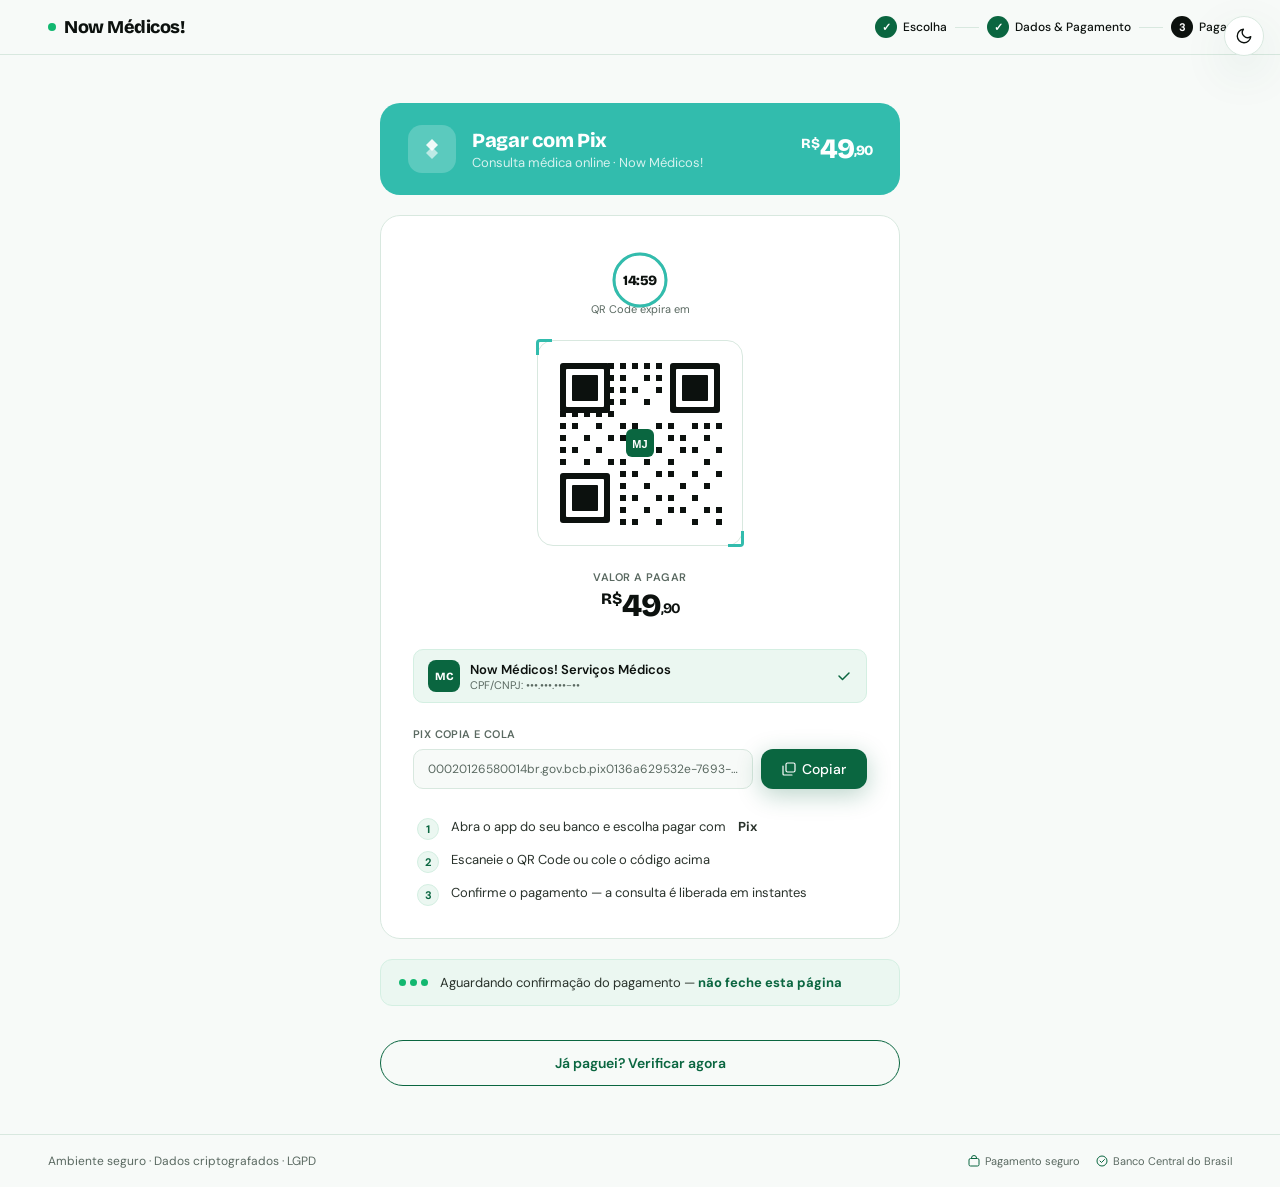
<file: pix.html>
<!DOCTYPE html>
<html lang="pt-BR">
<head>
<meta charset="UTF-8">
<meta name="viewport" content="width=device-width, initial-scale=1.0">
<title>Pagar com Pix — Now Médicos!</title>

<!-- Theme init (evita FOUC) -->
<script>
(function(){
  const s = localStorage.getItem('cj-theme');
  const d = window.matchMedia && window.matchMedia('(prefers-color-scheme: dark)').matches;
  document.documentElement.setAttribute('data-theme', s || (d ? 'dark' : 'light'));
})();
</script>

<link href="https://fonts.googleapis.com/css2?family=Bricolage+Grotesque:opsz,wght@12..96,400;12..96,500;12..96,700;12..96,800&family=DM+Sans:ital,opsz,wght@0,9..40,300;0,9..40,400;0,9..40,500;1,9..40,300&display=swap" rel="stylesheet">
<link rel="stylesheet" href="css/theme.css">
<link rel="stylesheet" href="css/components.css">

<!-- PWA — coerência com index.html -->
<meta name="theme-color" content="#0A6640">
<link rel="icon" type="image/svg+xml" href="img/icon.svg">
<link rel="apple-touch-icon" href="img/icon.svg">
<meta name="mobile-web-app-capable" content="yes">
<meta name="apple-mobile-web-app-capable" content="yes">
<style>
*,*::before,*::after{box-sizing:border-box;margin:0;padding:0}
/* Apelidos locais. Variáveis principais herdadas de theme.css. */
:root{
  --pix:       #32BCAD;
  --pix-dark:  #1A9E90;
  --amber:     var(--warning);
  --amber-pale: var(--warning-bg);
}
html,body{height:100%}
body{
  font-family:'DM Sans',sans-serif;
  min-height:100vh;
  display:flex;flex-direction:column;
}

/* ── NAV ── */
nav{
  display:flex;align-items:center;justify-content:space-between;
  padding:16px 48px;
  border-bottom:1px solid var(--border);
  background:var(--white);
}
.logo{
  font-family:'Bricolage Grotesque',sans-serif;
  font-size:18px;font-weight:800;color:var(--ink);
  text-decoration:none;letter-spacing:-.5px;
  display:flex;align-items:center;gap:8px;
}
.logo-dot{width:8px;height:8px;border-radius:50%;background:var(--green3)}
.steps-bar{display:flex;align-items:center;gap:8px}
.step-pip{display:flex;align-items:center;gap:6px}
.step-pip .num{
  width:22px;height:22px;border-radius:50%;
  display:flex;align-items:center;justify-content:center;
  font-size:11px;font-weight:700;
}
.step-pip.done .num{background:var(--green);color:#fff}
.step-pip.active .num{background:var(--ink);color:#fff}
.step-pip.pending .num{background:var(--border);color:var(--muted)}
.step-pip .label{font-size:12px;font-weight:500}
.step-pip.done .label,.step-pip.active .label{color:var(--ink)}
.step-pip.pending .label{color:var(--muted)}
.step-divider{width:24px;height:1px;background:var(--border)}

/* ── MAIN ── */
main{
  flex:1;display:flex;align-items:center;justify-content:center;
  padding:48px 24px;
}

.pix-container{
  width:100%;max-width:520px;
  display:flex;flex-direction:column;gap:20px;
  opacity:0;animation:fadeUp .5s .1s forwards;
}
@keyframes fadeUp{from{opacity:0;transform:translateY(16px)}to{opacity:1;transform:translateY(0)}}

/* ── HEADER CARD ── */
.header-card{
  background:var(--pix);
  border-radius:20px;
  padding:22px 28px;
  display:flex;align-items:center;gap:16px;
}
.pix-logo-box{
  width:48px;height:48px;border-radius:14px;
  background:rgba(255,255,255,.2);
  display:flex;align-items:center;justify-content:center;
  flex-shrink:0;
}
.header-text{}
.header-title{
  font-family:'Bricolage Grotesque',sans-serif;
  font-size:20px;font-weight:800;color:#fff;
  letter-spacing:-.3px;
}
.header-sub{font-size:13px;color:rgba(255,255,255,.8);margin-top:2px}
.header-price{
  margin-left:auto;
  font-family:'Bricolage Grotesque',sans-serif;
  font-size:28px;font-weight:800;color:#fff;
  letter-spacing:-1px;flex-shrink:0;
}
.header-price sup{font-size:14px;letter-spacing:0;vertical-align:super}

/* ── QR CARD ──
   Base via .cj-card.cj-card-lg.cj-card-flush (components.css):
   surface + border + radius 20 + overflow hidden + padding 0 */

.qr-body{
  padding:32px;
  display:flex;flex-direction:column;align-items:center;
  gap:24px;
}

/* Timer */
.timer-ring-wrap{
  position:relative;
  display:flex;align-items:center;justify-content:center;
}
.timer-ring{
  width:64px;height:64px;
  transform:rotate(-90deg);
}
.timer-bg{fill:none;stroke:var(--border);stroke-width:3}
.timer-arc{
  fill:none;stroke:var(--pix);stroke-width:3;
  stroke-linecap:round;
  stroke-dasharray:163;
  stroke-dashoffset:0;
  transition:stroke-dashoffset 1s linear, stroke .5s;
}
.timer-arc.urgent{stroke:var(--amber)}
.timer-text{
  position:absolute;
  font-family:'Bricolage Grotesque',sans-serif;
  font-size:14px;font-weight:800;color:var(--ink);
  letter-spacing:-.5px;
}
.timer-label{
  font-size:11px;color:var(--muted);text-align:center;margin-top:-16px;
}

/* QR Code */
.qr-frame{
  position:relative;
  padding:12px;
  border:1.5px solid var(--border);
  border-radius:16px;
  background:#fff;
}
.qr-frame::before,.qr-frame::after{
  content:'';position:absolute;
  width:16px;height:16px;
  border-color:var(--pix);border-style:solid;
}
.qr-frame::before{top:-2px;left:-2px;border-width:3px 0 0 3px;border-radius:4px 0 0 0}
.qr-frame::after{bottom:-2px;right:-2px;border-width:0 3px 3px 0;border-radius:0 0 4px 0}

/* QR SVG gerado inline */
.qr-svg{
  width:180px;height:180px;
  display:block;
}

.qr-expired-overlay{
  display:none;position:absolute;inset:0;
  background:rgba(255,255,255,.95);border-radius:14px;
  align-items:center;justify-content:center;flex-direction:column;gap:8px;
}
.qr-expired-overlay.show{display:flex}
.qr-expired-overlay span{font-size:13px;color:var(--muted);text-align:center}

/* Valor */
.valor-row{
  display:flex;flex-direction:column;align-items:center;gap:2px;
}
.valor-label{font-size:11px;color:var(--muted);text-transform:uppercase;letter-spacing:.5px;font-weight:600}
.valor-num{
  font-family:'Bricolage Grotesque',sans-serif;
  font-size:32px;font-weight:800;color:var(--ink);
  letter-spacing:-1px;
}
.valor-num sup{font-size:16px;letter-spacing:0;vertical-align:super}

/* Beneficiário */
.benef-row{
  display:flex;align-items:center;gap:10px;
  background:var(--pale);border:1px solid var(--pale2);
  border-radius:10px;padding:10px 14px;width:100%;
}
.benef-icon{
  width:32px;height:32px;border-radius:8px;
  background:var(--green);
  display:flex;align-items:center;justify-content:center;
  color:#fff;font-size:11px;font-weight:800;
  font-family:'Bricolage Grotesque',sans-serif;
  flex-shrink:0;
}
.benef-name{font-size:13px;font-weight:600;color:var(--ink)}
.benef-cpf{font-size:11px;color:var(--muted)}

/* Copia e cola */
.copy-section{
  width:100%;padding:0 0 4px;
}
.copy-label{
  font-size:11px;font-weight:600;letter-spacing:.4px;
  text-transform:uppercase;color:var(--muted);margin-bottom:8px;
}
.copy-box{
  display:flex;gap:8px;
}
.copy-input{
  flex:1;padding:11px 14px;
  border:1.5px solid var(--border);border-radius:10px;
  font-family:'DM Sans',sans-serif;font-size:12px;color:var(--muted);
  background:var(--white);outline:none;
  white-space:nowrap;overflow:hidden;text-overflow:ellipsis;
  cursor:default;
}
/* .copy-btn migrado pra .cj-btn-primary.cj-btn-sm.cj-btn-rounded
   Estado "copiado" via classList.replace pra .cj-btn-success */

/* Steps */
.steps-mini{
  width:100%;display:flex;flex-direction:column;gap:10px;
  padding:0 4px;
}
.step-mini{
  display:flex;align-items:flex-start;gap:12px;
  font-size:13px;color:var(--ink2);line-height:1.5;
}
.step-mini-num{
  width:22px;height:22px;border-radius:50%;
  background:var(--pale);border:1px solid var(--pale2);
  color:var(--green);font-size:11px;font-weight:700;
  display:flex;align-items:center;justify-content:center;
  flex-shrink:0;margin-top:1px;
}

/* ── POLLING INDICATOR ── */
.polling-bar{
  background:var(--pale);border:1px solid var(--pale2);
  border-radius:12px;padding:14px 18px;
  display:flex;align-items:center;gap:12px;
}
.polling-dots{display:flex;gap:4px}
.polling-dots span{
  width:7px;height:7px;border-radius:50%;
  background:var(--green3);
  animation:bounce .8s infinite;
}
.polling-dots span:nth-child(2){animation-delay:.15s}
.polling-dots span:nth-child(3){animation-delay:.30s}
@keyframes bounce{0%,100%{transform:translateY(0);opacity:.6}50%{transform:translateY(-4px);opacity:1}}
.polling-text{font-size:13px;color:var(--ink2)}
.polling-text strong{color:var(--green)}

/* ── CONFIRMADO STATE ── */
.confirmed-overlay{
  display:none;
  position:fixed;inset:0;z-index:200;
  background:rgba(10,102,64,.97);
  flex-direction:column;align-items:center;justify-content:center;
  gap:20px;text-align:center;padding:40px;
}
.confirmed-overlay.show{display:flex}
.confirmed-check{
  width:80px;height:80px;border-radius:50%;
  background:rgba(255,255,255,.15);
  display:flex;align-items:center;justify-content:center;
  animation:popIn .4s cubic-bezier(.34,1.56,.64,1) forwards;
}
@keyframes popIn{from{transform:scale(0)}to{transform:scale(1)}}
.confirmed-title{
  font-family:'Bricolage Grotesque',sans-serif;
  font-size:32px;font-weight:800;color:#fff;
  letter-spacing:-1px;
}
.confirmed-sub{font-size:16px;color:rgba(255,255,255,.75);max-width:320px;line-height:1.6}
.confirmed-redirect{
  font-size:13px;color:rgba(255,255,255,.5);
  display:flex;align-items:center;gap:6px;
}
.redirect-dots{display:flex;gap:3px}
.redirect-dots span{
  width:5px;height:5px;border-radius:50%;
  background:rgba(255,255,255,.4);
  animation:bounce .8s infinite;
}
.redirect-dots span:nth-child(2){animation-delay:.2s}
.redirect-dots span:nth-child(3){animation-delay:.4s}

/* ── FOOTER ── */
footer{
  padding:18px 48px;
  border-top:1px solid var(--border);
  display:flex;align-items:center;justify-content:space-between;
  flex-wrap:wrap;gap:8px;
}
.footer-left{font-size:12px;color:var(--muted)}
.footer-right{
  display:flex;align-items:center;gap:16px;
}
.trust-chip{
  display:flex;align-items:center;gap:5px;
  font-size:11px;color:var(--muted);
}
.trust-chip svg{color:var(--green)}

@media(max-width:600px){
  nav{padding:14px 20px}
  .steps-bar .step-pip .label{display:none}
  main{padding:24px 16px;align-items:flex-start}
  .header-price{display:none}
  footer{padding:14px 20px;flex-direction:column;align-items:flex-start}
}
</style>
</head>
<body>
<button class="theme-toggle-fab" onclick="cjToggleTheme()" aria-label="Alternar tema dark/light" title="Alternar tema">
  <svg class="icon-moon" viewBox="0 0 24 24" fill="none" stroke="currentColor" stroke-width="1.8" stroke-linecap="round" stroke-linejoin="round"><path d="M21 12.79A9 9 0 1 1 11.21 3 7 7 0 0 0 21 12.79z"/></svg>
  <svg class="icon-sun" viewBox="0 0 24 24" fill="none" stroke="currentColor" stroke-width="1.8" stroke-linecap="round" stroke-linejoin="round"><circle cx="12" cy="12" r="4"/><path d="M12 2v2M12 20v2M4.93 4.93l1.41 1.41M17.66 17.66l1.41 1.41M2 12h2M20 12h2M4.93 19.07l1.41-1.41M17.66 6.34l1.41-1.41"/></svg>
</button>
<script>
function cjToggleTheme(){const c=document.documentElement.getAttribute('data-theme')||'light';const n=c==='dark'?'light':'dark';document.documentElement.setAttribute('data-theme',n);localStorage.setItem('cj-theme',n)}
</script>

<!-- NAV -->
<nav>
  <a href="index.html" class="logo">
    <div class="logo-dot"></div>
    Now Médicos!
  </a>
  <div class="steps-bar">
    <div class="step-pip done">
      <div class="num">✓</div>
      <div class="label">Escolha</div>
    </div>
    <div class="step-divider"></div>
    <div class="step-pip done">
      <div class="num">✓</div>
      <div class="label">Dados & Pagamento</div>
    </div>
    <div class="step-divider"></div>
    <div class="step-pip active">
      <div class="num">3</div>
      <div class="label">Pagar</div>
    </div>
  </div>
</nav>

<main>
  <div class="pix-container">

    <!-- Header -->
    <div class="header-card">
      <div class="pix-logo-box">
        <svg width="28" height="28" viewBox="0 0 28 28" fill="none">
          <path d="M14 4L20 10L14 16L8 10L14 4Z" fill="white" opacity=".9"/>
          <path d="M14 12L20 18L14 24L8 18L14 12Z" fill="white" opacity=".6"/>
        </svg>
      </div>
      <div class="header-text">
        <div class="header-title">Pagar com Pix</div>
        <div class="header-sub">Consulta médica online · Now Médicos!</div>
      </div>
      <div class="header-price"><sup>R$</sup>49<span style="font-size:50%;vertical-align:baseline;position:relative;top:-0.2em">,90</span></div>
    </div>

    <!-- QR Card -->
    <div class="qr-card cj-card cj-card-lg cj-card-flush">
      <div class="qr-body">

        <!-- Timer -->
        <div style="display:flex;flex-direction:column;align-items:center;gap:6px">
          <div class="timer-ring-wrap">
            <svg class="timer-ring" viewBox="0 0 64 64">
              <circle class="timer-bg" cx="32" cy="32" r="26"/>
              <circle class="timer-arc" id="timer-arc" cx="32" cy="32" r="26"/>
            </svg>
            <div class="timer-text" id="timer-text">15:00</div>
          </div>
          <div class="timer-label">QR Code expira em</div>
        </div>

        <!-- QR Code SVG (padrão visual — em produção vem do Mercado Pago) -->
        <div class="qr-frame">
          <svg class="qr-svg" viewBox="0 0 180 180" xmlns="http://www.w3.org/2000/svg">
            <!-- Gerado como padrão representativo -->
            <rect width="180" height="180" fill="white"/>
            <!-- Finder patterns -->
            <rect x="10" y="10" width="50" height="50" fill="#0C110E" rx="3"/>
            <rect x="16" y="16" width="38" height="38" fill="white" rx="1"/>
            <rect x="22" y="22" width="26" height="26" fill="#0C110E" rx="1"/>
            <rect x="120" y="10" width="50" height="50" fill="#0C110E" rx="3"/>
            <rect x="126" y="16" width="38" height="38" fill="white" rx="1"/>
            <rect x="132" y="22" width="26" height="26" fill="#0C110E" rx="1"/>
            <rect x="10" y="120" width="50" height="50" fill="#0C110E" rx="3"/>
            <rect x="16" y="126" width="38" height="38" fill="white" rx="1"/>
            <rect x="22" y="132" width="26" height="26" fill="#0C110E" rx="1"/>
            <!-- Data modules (padrão visual) -->
            <rect x="70" y="10" width="6" height="6" fill="#0C110E"/>
            <rect x="82" y="10" width="6" height="6" fill="#0C110E"/>
            <rect x="94" y="10" width="6" height="6" fill="#0C110E"/>
            <rect x="106" y="10" width="6" height="6" fill="#0C110E"/>
            <rect x="70" y="22" width="6" height="6" fill="#0C110E"/>
            <rect x="94" y="22" width="6" height="6" fill="#0C110E"/>
            <rect x="106" y="22" width="6" height="6" fill="#0C110E"/>
            <rect x="70" y="34" width="6" height="6" fill="#0C110E"/>
            <rect x="82" y="34" width="6" height="6" fill="#0C110E"/>
            <rect x="106" y="34" width="6" height="6" fill="#0C110E"/>
            <rect x="70" y="46" width="6" height="6" fill="#0C110E"/>
            <rect x="94" y="46" width="6" height="6" fill="#0C110E"/>
            <rect x="10" y="70" width="6" height="6" fill="#0C110E"/>
            <rect x="22" y="70" width="6" height="6" fill="#0C110E"/>
            <rect x="46" y="70" width="6" height="6" fill="#0C110E"/>
            <rect x="70" y="70" width="6" height="6" fill="#0C110E"/>
            <rect x="82" y="70" width="6" height="6" fill="#0C110E"/>
            <rect x="106" y="70" width="6" height="6" fill="#0C110E"/>
            <rect x="118" y="70" width="6" height="6" fill="#0C110E"/>
            <rect x="142" y="70" width="6" height="6" fill="#0C110E"/>
            <rect x="154" y="70" width="6" height="6" fill="#0C110E"/>
            <rect x="166" y="70" width="6" height="6" fill="#0C110E"/>
            <rect x="10" y="82" width="6" height="6" fill="#0C110E"/>
            <rect x="34" y="82" width="6" height="6" fill="#0C110E"/>
            <rect x="58" y="82" width="6" height="6" fill="#0C110E"/>
            <rect x="70" y="82" width="6" height="6" fill="#0C110E"/>
            <rect x="94" y="82" width="6" height="6" fill="#0C110E"/>
            <rect x="118" y="82" width="6" height="6" fill="#0C110E"/>
            <rect x="130" y="82" width="6" height="6" fill="#0C110E"/>
            <rect x="154" y="82" width="6" height="6" fill="#0C110E"/>
            <rect x="10" y="94" width="6" height="6" fill="#0C110E"/>
            <rect x="22" y="94" width="6" height="6" fill="#0C110E"/>
            <rect x="46" y="94" width="6" height="6" fill="#0C110E"/>
            <rect x="82" y="94" width="6" height="6" fill="#0C110E"/>
            <rect x="106" y="94" width="6" height="6" fill="#0C110E"/>
            <rect x="130" y="94" width="6" height="6" fill="#0C110E"/>
            <rect x="142" y="94" width="6" height="6" fill="#0C110E"/>
            <rect x="166" y="94" width="6" height="6" fill="#0C110E"/>
            <rect x="10" y="106" width="6" height="6" fill="#0C110E"/>
            <rect x="34" y="106" width="6" height="6" fill="#0C110E"/>
            <rect x="58" y="106" width="6" height="6" fill="#0C110E"/>
            <rect x="70" y="106" width="6" height="6" fill="#0C110E"/>
            <rect x="94" y="106" width="6" height="6" fill="#0C110E"/>
            <rect x="118" y="106" width="6" height="6" fill="#0C110E"/>
            <rect x="154" y="106" width="6" height="6" fill="#0C110E"/>
            <rect x="70" y="118" width="6" height="6" fill="#0C110E"/>
            <rect x="82" y="118" width="6" height="6" fill="#0C110E"/>
            <rect x="106" y="118" width="6" height="6" fill="#0C110E"/>
            <rect x="118" y="118" width="6" height="6" fill="#0C110E"/>
            <rect x="142" y="118" width="6" height="6" fill="#0C110E"/>
            <rect x="166" y="118" width="6" height="6" fill="#0C110E"/>
            <rect x="70" y="130" width="6" height="6" fill="#0C110E"/>
            <rect x="94" y="130" width="6" height="6" fill="#0C110E"/>
            <rect x="130" y="130" width="6" height="6" fill="#0C110E"/>
            <rect x="154" y="130" width="6" height="6" fill="#0C110E"/>
            <rect x="70" y="142" width="6" height="6" fill="#0C110E"/>
            <rect x="82" y="142" width="6" height="6" fill="#0C110E"/>
            <rect x="106" y="142" width="6" height="6" fill="#0C110E"/>
            <rect x="118" y="142" width="6" height="6" fill="#0C110E"/>
            <rect x="142" y="142" width="6" height="6" fill="#0C110E"/>
            <rect x="70" y="154" width="6" height="6" fill="#0C110E"/>
            <rect x="94" y="154" width="6" height="6" fill="#0C110E"/>
            <rect x="118" y="154" width="6" height="6" fill="#0C110E"/>
            <rect x="130" y="154" width="6" height="6" fill="#0C110E"/>
            <rect x="154" y="154" width="6" height="6" fill="#0C110E"/>
            <rect x="166" y="154" width="6" height="6" fill="#0C110E"/>
            <rect x="70" y="166" width="6" height="6" fill="#0C110E"/>
            <rect x="82" y="166" width="6" height="6" fill="#0C110E"/>
            <rect x="106" y="166" width="6" height="6" fill="#0C110E"/>
            <rect x="142" y="166" width="6" height="6" fill="#0C110E"/>
            <rect x="166" y="166" width="6" height="6" fill="#0C110E"/>
            <!-- Timing patterns -->
            <rect x="58" y="10" width="6" height="6" fill="#0C110E"/>
            <rect x="58" y="22" width="6" height="6" fill="#0C110E"/>
            <rect x="58" y="34" width="6" height="6" fill="#0C110E"/>
            <rect x="58" y="46" width="6" height="6" fill="#0C110E"/>
            <rect x="58" y="58" width="6" height="6" fill="#0C110E"/>
            <rect x="10" y="58" width="6" height="6" fill="#0C110E"/>
            <rect x="22" y="58" width="6" height="6" fill="#0C110E"/>
            <rect x="34" y="58" width="6" height="6" fill="#0C110E"/>
            <rect x="46" y="58" width="6" height="6" fill="#0C110E"/>
            <!-- Logo no centro -->
            <rect x="76" y="76" width="28" height="28" rx="6" fill="#0A6640"/>
            <text x="90" y="95" text-anchor="middle" font-family="sans-serif" font-size="11" font-weight="bold" fill="white">MJ</text>
          </svg>
          <div class="qr-expired-overlay" id="expired-overlay">
            <svg width="32" height="32" viewBox="0 0 32 32" fill="none">
              <circle cx="16" cy="16" r="14" stroke="#D97706" stroke-width="2"/>
              <path d="M16 9v8M16 20v2" stroke="#D97706" stroke-width="2" stroke-linecap="round"/>
            </svg>
            <span>QR Code expirado<br>Gere um novo abaixo</span>
          </div>
        </div>

        <!-- Valor -->
        <div class="valor-row">
          <div class="valor-label">Valor a pagar</div>
          <div class="valor-num"><sup>R$</sup>49<span style="font-size:45%;vertical-align:baseline;position:relative;top:-0.2em;font-weight:700">,90</span></div>
        </div>

        <!-- Beneficiário -->
        <div class="benef-row">
          <div class="benef-icon">MC</div>
          <div>
            <div class="benef-name">Now Médicos! Serviços Médicos</div>
            <div class="benef-cpf">CPF/CNPJ: •••.•••.•••-••</div>
          </div>
          <svg width="16" height="16" viewBox="0 0 16 16" fill="none" style="margin-left:auto;color:var(--green)">
            <path d="M3 8l3.5 3.5 6.5-6.5" stroke="currentColor" stroke-width="1.5" stroke-linecap="round" stroke-linejoin="round"/>
          </svg>
        </div>

        <!-- Copia e cola -->
        <div class="copy-section">
          <div class="copy-label">Pix copia e cola</div>
          <div class="copy-box">
            <input class="copy-input" id="pix-code" readonly
              value="00020126580014br.gov.bcb.pix0136a629532e-7693-4846-b028-f142a8ef4b445204000053039865802BR5915MedicoJa Saude6009SAO PAULO62070503***6304B14F">
            <button class="cj-btn-primary cj-btn-sm cj-btn-rounded" id="copy-btn" onclick="copiarPix()">
              <svg width="14" height="14" viewBox="0 0 14 14" fill="none">
                <rect x="4" y="1" width="9" height="9" rx="1.5" stroke="currentColor" stroke-width="1.2"/>
                <path d="M1 4v8a1 1 0 001 1h8" stroke="currentColor" stroke-width="1.2" stroke-linecap="round"/>
              </svg>
              Copiar
            </button>
          </div>
        </div>

        <!-- Passos -->
        <div class="steps-mini">
          <div class="step-mini">
            <div class="step-mini-num">1</div>
            Abra o app do seu banco e escolha pagar com <strong>Pix</strong>
          </div>
          <div class="step-mini">
            <div class="step-mini-num">2</div>
            Escaneie o QR Code ou cole o código acima
          </div>
          <div class="step-mini">
            <div class="step-mini-num">3</div>
            Confirme o pagamento — a consulta é liberada em instantes
          </div>
        </div>

      </div>
    </div>

    <!-- Polling indicator -->
    <div class="polling-bar">
      <div class="polling-dots">
        <span></span><span></span><span></span>
      </div>
      <div class="polling-text">
        Aguardando confirmação do pagamento — <strong>não feche esta página</strong>
      </div>
    </div>

    <!-- Fallback: paciente pagou mas a tela não atualizou (rede ruim, etc) -->
    <button id="cj-btn-verificar" type="button" onclick="cjVerificarPagamento()"
      style="margin-top:14px;width:100%;padding:13px;
             background:transparent;color:var(--green);
             font-family:'DM Sans',sans-serif;font-size:14px;font-weight:600;
             border:1.5px solid var(--green);border-radius:100px;cursor:pointer;
             transition:background .2s,color .2s;">
      Já paguei? Verificar agora
    </button>

    <!-- Botão renovar (aparece após expirar) -->
    <button id="renovar-btn" onclick="renovarQR()"
      style="display:none;width:100%;padding:15px;background:var(--amber);color:#fff;
             font-family:'DM Sans',sans-serif;font-size:15px;font-weight:600;
             border:none;border-radius:100px;cursor:pointer;
             transition:background .2s;display:none">
      Gerar novo QR Code
    </button>

  </div>
</main>

<!-- Overlay de confirmação -->
<div class="confirmed-overlay" id="confirmed-overlay">
  <div class="confirmed-check">
    <svg width="40" height="40" viewBox="0 0 40 40" fill="none">
      <path d="M8 20l8 8 16-16" stroke="white" stroke-width="3" stroke-linecap="round" stroke-linejoin="round"/>
    </svg>
  </div>
  <div class="confirmed-title">Pagamento confirmado!</div>
  <div class="confirmed-sub">Seu pagamento foi recebido. Redirecionando para o chat com o médico...</div>
  <div class="confirmed-redirect">
    <div class="redirect-dots">
      <span></span><span></span><span></span>
    </div>
    Abrindo consulta
  </div>
</div>

<!-- FOOTER -->
<footer>
  <div class="footer-left">Ambiente seguro · Dados criptografados · LGPD</div>
  <div class="footer-right">
    <div class="trust-chip">
      <svg width="12" height="12" viewBox="0 0 12 12" fill="none"><rect x="1" y="3.5" width="10" height="7.5" rx="1.5" stroke="currentColor" stroke-width="1"/><path d="M3.5 3.5V3a2.5 2.5 0 015 0v.5" stroke="currentColor" stroke-width="1"/></svg>
      Pagamento seguro
    </div>
    <div class="trust-chip">
      <svg width="12" height="12" viewBox="0 0 12 12" fill="none"><circle cx="6" cy="6" r="5" stroke="currentColor" stroke-width="1"/><path d="M4 6l1.5 1.5 3-3" stroke="currentColor" stroke-width="1" stroke-linecap="round" stroke-linejoin="round"/></svg>
      Banco Central do Brasil
    </div>
  </div>
</footer>

<script>
// ── Timer 15 minutos
const TOTAL = 15 * 60;
let remaining = TOTAL;
let expired = false;

const arc = document.getElementById('timer-arc');
const timerText = document.getElementById('timer-text');
const circumference = 2 * Math.PI * 26; // r=26

function updateTimer() {
  if (expired) return;
  remaining--;

  // Texto
  const m = Math.floor(remaining / 60);
  const s = remaining % 60;
  timerText.textContent = `${String(m).padStart(2,'0')}:${String(s).padStart(2,'0')}`;

  // Arco
  const pct = remaining / TOTAL;
  arc.style.strokeDashoffset = circumference * (1 - pct);

  // Urgência < 2 min
  if (remaining <= 120) arc.classList.add('urgent');

  // Expirou
  if (remaining <= 0) {
    expired = true;
    document.getElementById('expired-overlay').classList.add('show');
    document.getElementById('renovar-btn').style.display = 'block';
    timerText.textContent = '00:00';
    return;
  }

  setTimeout(updateTimer, 1000);
}

// Inicia
arc.style.strokeDasharray = circumference;
arc.style.strokeDashoffset = 0;
setTimeout(updateTimer, 1000);

// ── Copiar Pix
function copiarPix() {
  const code = document.getElementById('pix-code').value;
  navigator.clipboard.writeText(code).catch(() => {
    // fallback para browsers mais antigos
    const el = document.getElementById('pix-code');
    el.select();
    document.execCommand('copy');
  });
  const btn = document.getElementById('copy-btn');
  btn.textContent = '✓ Copiado!';
  btn.classList.replace('cj-btn-primary', 'cj-btn-success');
  setTimeout(() => {
    btn.innerHTML = `<svg width="14" height="14" viewBox="0 0 14 14" fill="none"><rect x="4" y="1" width="9" height="9" rx="1.5" stroke="currentColor" stroke-width="1.2"/><path d="M1 4v8a1 1 0 001 1h8" stroke="currentColor" stroke-width="1.2" stroke-linecap="round"/></svg> Copiar`;
    btn.classList.replace('cj-btn-success', 'cj-btn-primary');
  }, 2500);
}

// ── Renovar QR
function renovarQR() {
  expired = false;
  remaining = TOTAL;
  document.getElementById('expired-overlay').classList.remove('show');
  document.getElementById('renovar-btn').style.display = 'none';
  arc.classList.remove('urgent');
  updateTimer();
}

// ── Simular pagamento confirmado
function simularPagamento() {
  document.getElementById('confirmed-overlay').classList.add('show');
  setTimeout(() => {
    window.location.href = 'confirmacao.html';
  }, 3500);
}

// ── Carrega dados reais do sessionStorage
const pixQrCode = sessionStorage.getItem('pix_qr_code');
const pixQrBase64 = sessionStorage.getItem('pix_qr_base64');
const pixPaymentId = sessionStorage.getItem('pix_payment_id');

if (pixQrCode) {
  // Atualiza campo copia-e-cola com código real
  document.getElementById('pix-code').value = pixQrCode;

  // Se tiver QR Code em base64, exibe a imagem real
  if (pixQrBase64) {
    const qrFrame = document.querySelector('.qr-frame');
    qrFrame.innerHTML = `
      <img src="data:image/png;base64,${pixQrBase64}"
           style="width:180px;height:180px;display:block;border-radius:8px;"
           alt="QR Code Pix">
      <div class="qr-expired-overlay" id="expired-overlay">
        <svg width="32" height="32" viewBox="0 0 32 32" fill="none">
          <circle cx="16" cy="16" r="14" stroke="#D97706" stroke-width="2"/>
          <path d="M16 9v8M16 20v2" stroke="#D97706" stroke-width="2" stroke-linecap="round"/>
        </svg>
        <span>QR Code expirado<br>Gere um novo abaixo</span>
      </div>`;
  }
}

// ── Polling real — verifica pagamento a cada 4 segundos via Railway
//
// HISTÓRICO: antes consultávamos um webhook custom do n8n que era um GET
// pra retornar status do payment. Bug em 30/04/2026: paciente pagou,
// webhook do MP avisou n8n (Z-API confirmou no WhatsApp), mas o GET de
// status retornava algo que não batia com 'approved'. Resultado: frontend
// ficava polling pra sempre, paciente preso na tela aguardando.
//
// AGORA: consultamos Railway (/pagamento/status?payment_id=X) que vai
// direto na API do Mercado Pago. Source of truth. Sem intermediário n8n.
//
// Custo: 1 chamada extra por polling (Railway → MP). Imperceptível pq
// MP responde em ~200ms e free tier do Railway aguenta tranquilo.

const RAILWAY_API = 'https://web-production-0c606.up.railway.app';

let pollingInterval;
let pollingTentativas = 0;

if (pixPaymentId) {
  pollingInterval = setInterval(async () => {
    pollingTentativas++;
    try {
      const res = await fetch(
        `${RAILWAY_API}/pagamento/status?payment_id=${encodeURIComponent(pixPaymentId)}`
      );
      const data = await res.json();
      if (data.ok && data.status === 'approved') {
        clearInterval(pollingInterval);
        simularPagamento();
      }
      // Se rejected/cancelled, não vai virar approved nunca — para o polling
      else if (data.ok && (data.status === 'rejected' || data.status === 'cancelled')) {
        clearInterval(pollingInterval);
        console.warn('[pix] pagamento ' + data.status);
      }
    } catch(e) {
      // Best-effort: continua tentando. Polling persiste mesmo com 1-2
      // falhas de rede (o usuário 4G fraco eventualmente conecta).
      console.warn('[pix] polling falhou:', e);
    }
  }, 4000);
}

// ── Botão de fallback: "Já paguei? Verificar agora"
//
// Se polling falhar por qualquer motivo (rede ruim, JS lento, etc), paciente
// pode forçar a verificação manualmente. Resolve o cenário "paguei mas a
// tela não atualizou" sem precisar refresh ou voltar ao início.
window.cjVerificarPagamento = async function() {
  if (!pixPaymentId) {
    alert('Nenhum pagamento em aberto. Volte e gere um novo Pix.');
    return;
  }
  const btn = document.getElementById('cj-btn-verificar');
  if (btn) {
    btn.disabled = true;
    btn.textContent = 'Verificando…';
  }
  try {
    const res = await fetch(
      `${RAILWAY_API}/pagamento/status?payment_id=${encodeURIComponent(pixPaymentId)}`
    );
    const data = await res.json();
    if (data.ok && data.status === 'approved') {
      clearInterval(pollingInterval);
      simularPagamento();
      return;
    }
    if (data.ok && data.status === 'pending') {
      alert('Pagamento ainda processando. Aguarde mais alguns segundos e tente novamente.');
    } else if (data.ok && (data.status === 'rejected' || data.status === 'cancelled')) {
      alert('Pagamento foi ' + data.status + '. Volte e gere um novo Pix.');
    } else {
      alert('Status: ' + (data.status || 'desconhecido') + '. Aguarde e tente de novo.');
    }
  } catch (e) {
    alert('Não foi possível verificar agora. Verifique sua conexão e tente novamente.');
  } finally {
    if (btn) {
      btn.disabled = false;
      btn.textContent = 'Já paguei? Verificar agora';
    }
  }
};
</script>
</body>
</html>
</file>
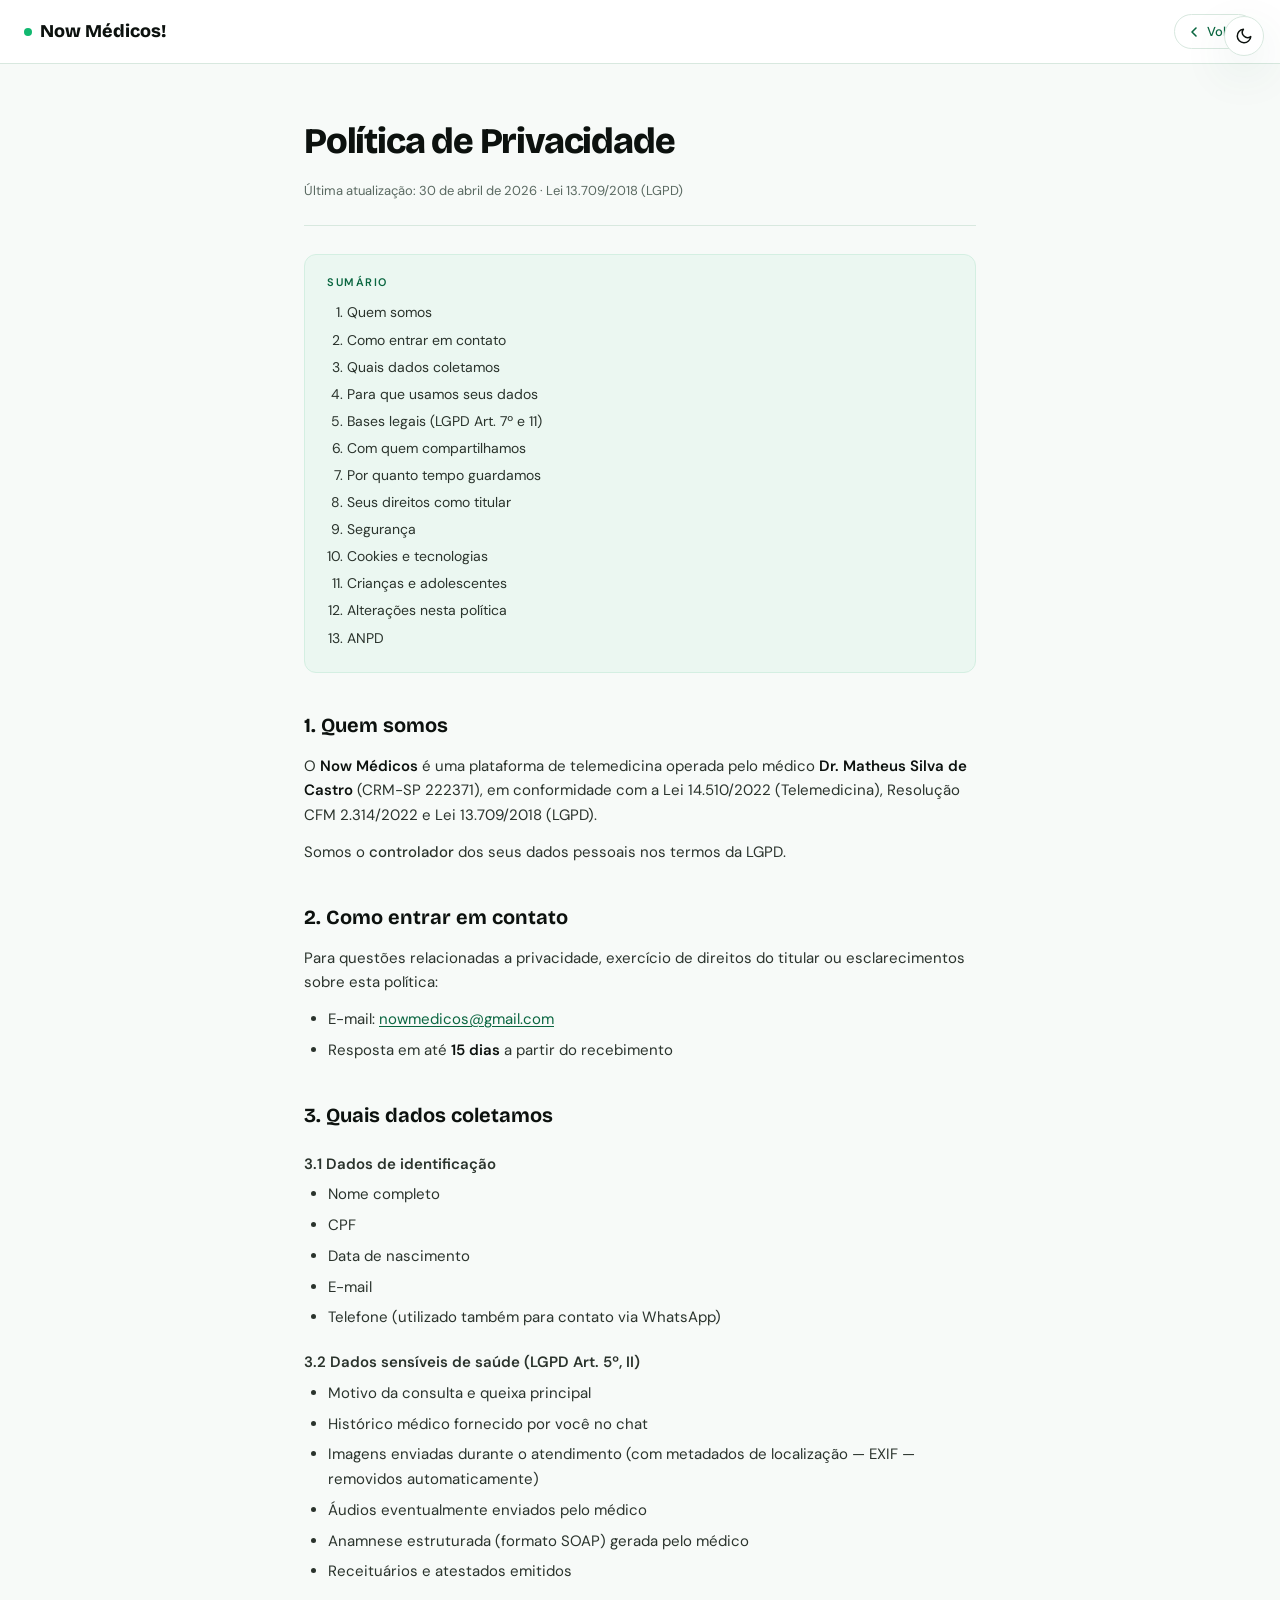
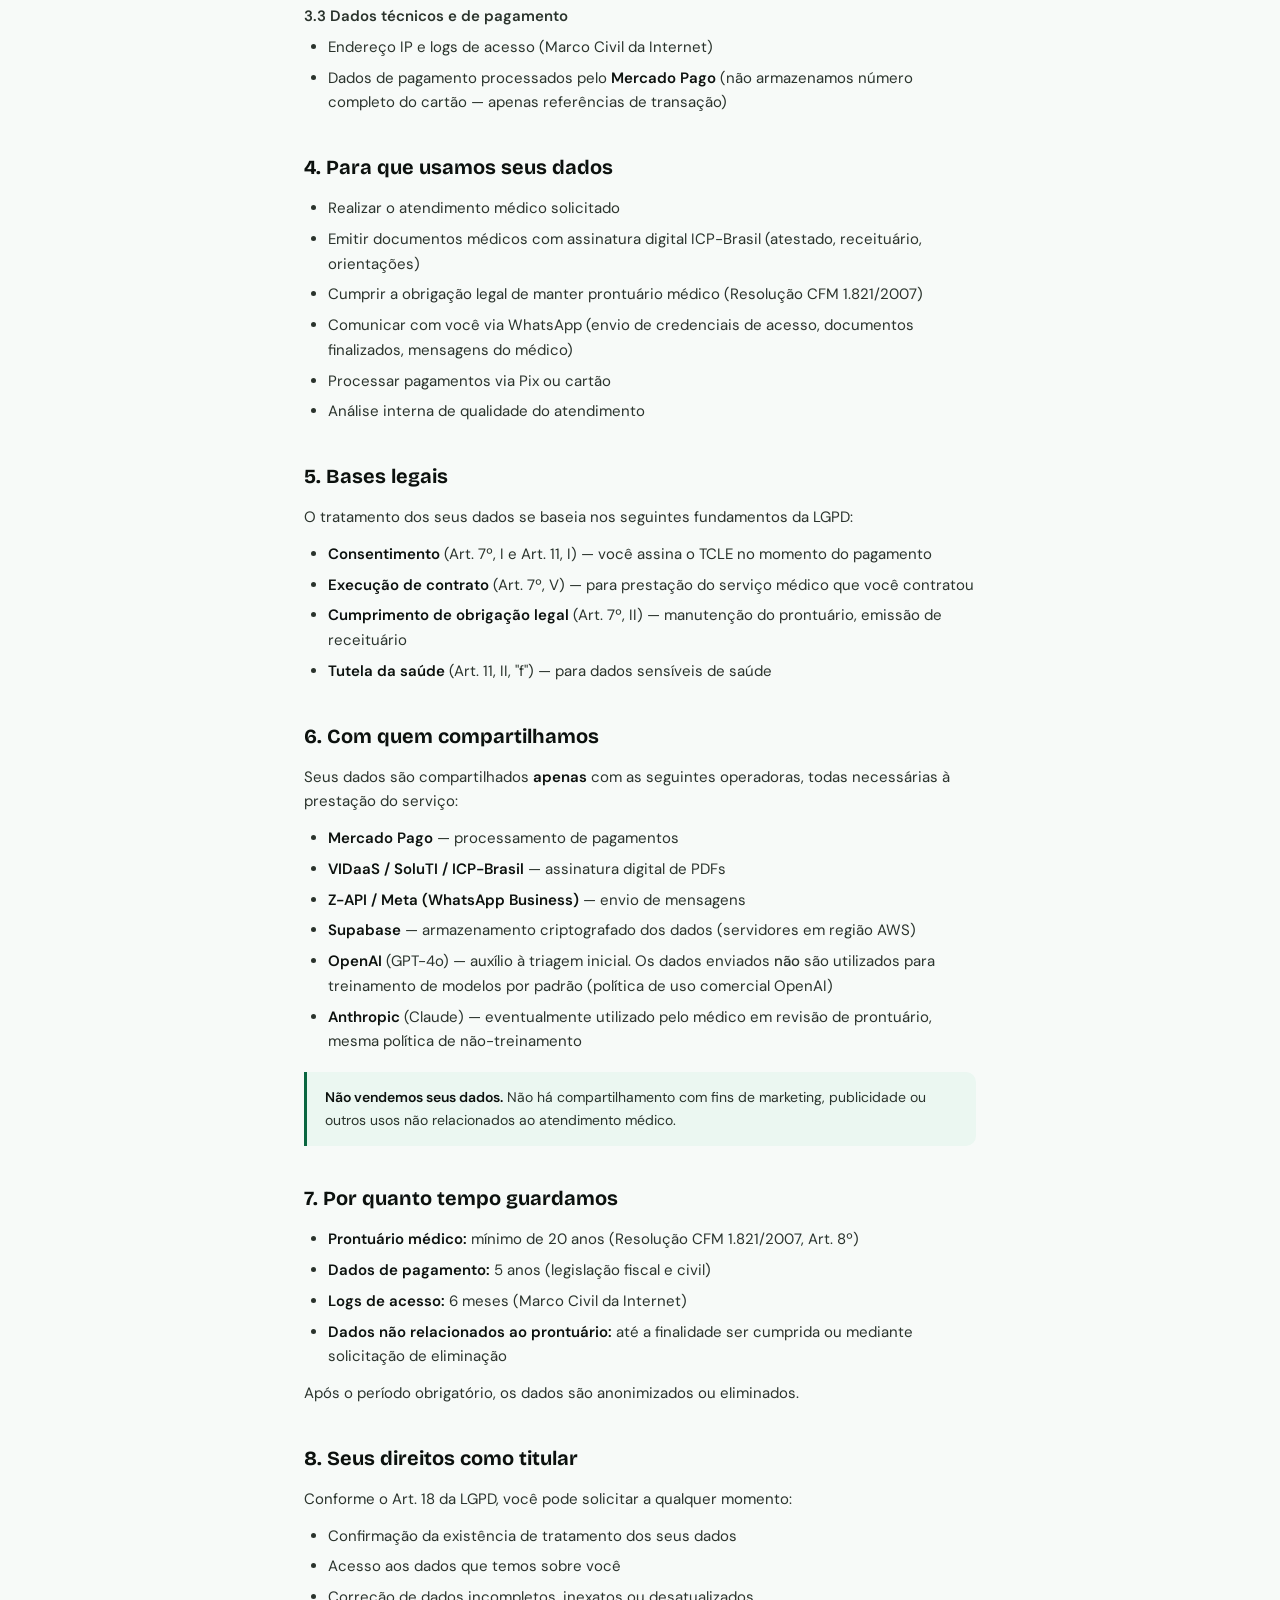
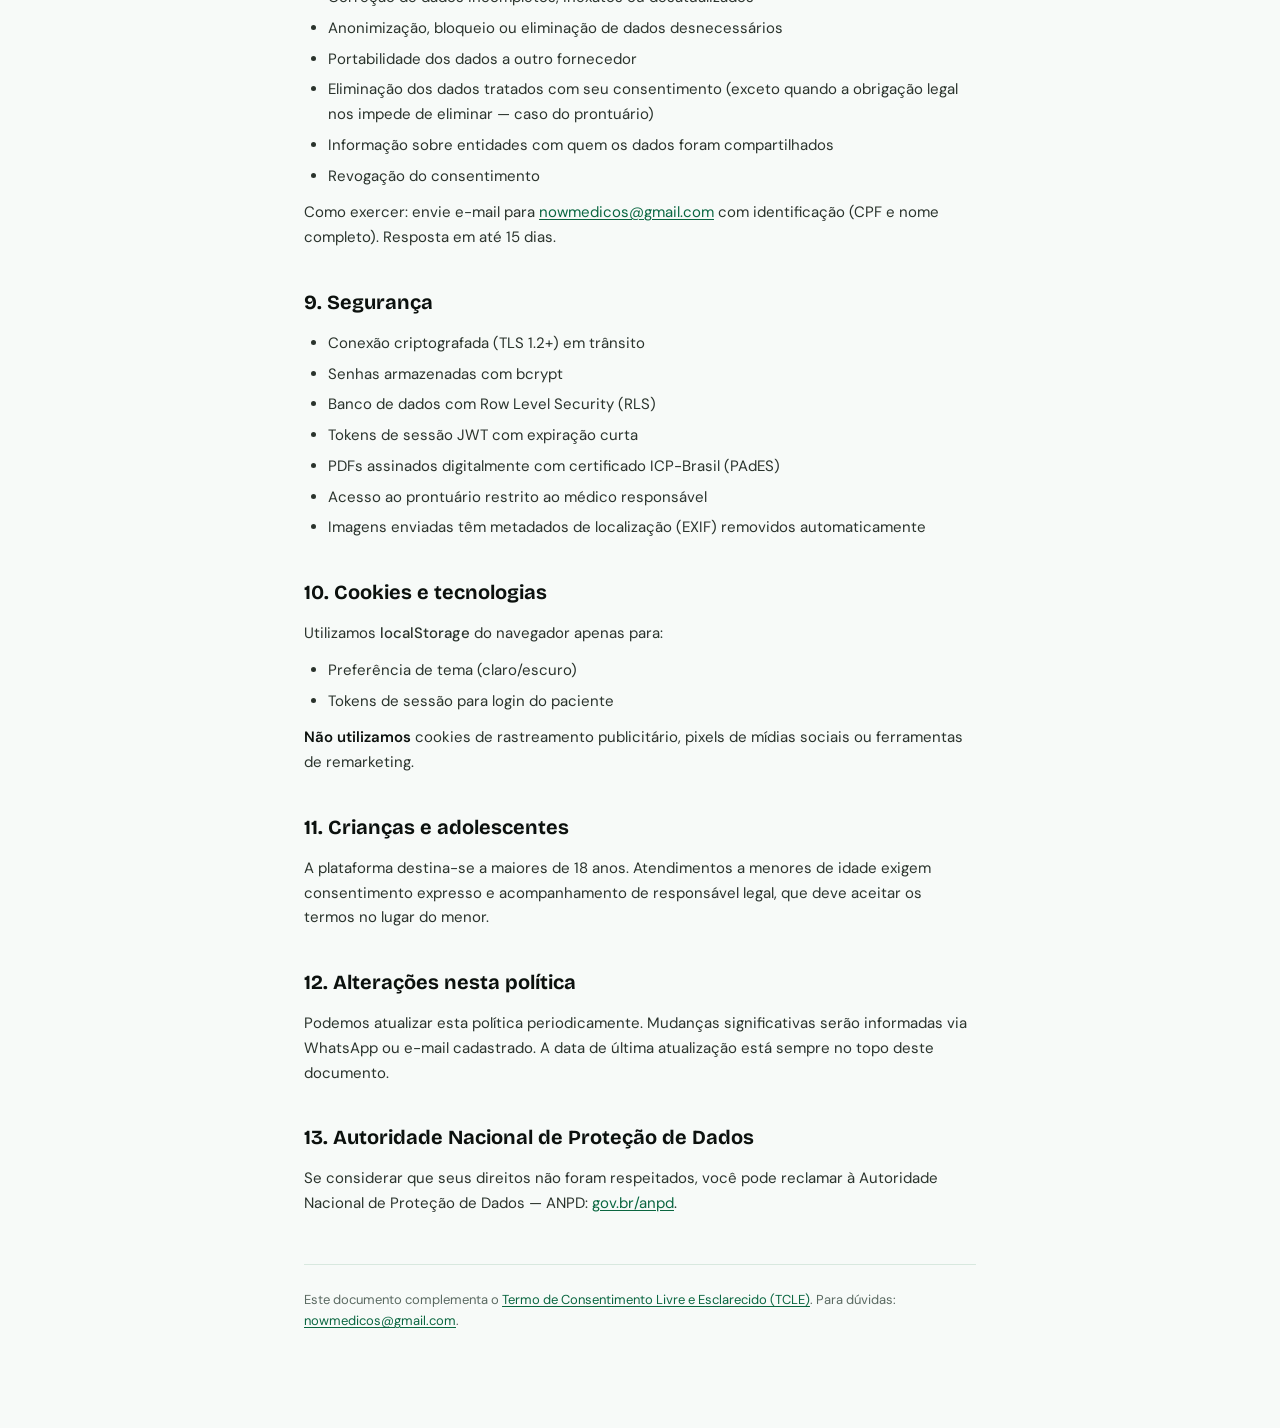
<file: politica.html>
<!DOCTYPE html>
<html lang="pt-BR" data-theme="light">
<head>
<meta charset="UTF-8">
<meta name="viewport" content="width=device-width, initial-scale=1.0">
<title>Política de Privacidade · Now Médicos</title>
<link rel="preconnect" href="https://fonts.googleapis.com">
<link rel="preconnect" href="https://fonts.gstatic.com" crossorigin>
<link href="https://fonts.googleapis.com/css2?family=Bricolage+Grotesque:wght@700;800&family=DM+Sans:wght@300;400;500;600&display=swap" rel="stylesheet">
<link rel="stylesheet" href="css/theme.css">
<link rel="stylesheet" href="css/components.css">
<script>
(function(){
  const s = localStorage.getItem('cj-theme');
  const d = window.matchMedia('(prefers-color-scheme: dark)').matches;
  document.documentElement.setAttribute('data-theme', s || (d ? 'dark' : 'light'));
})();
</script>
<style>
*{box-sizing:border-box;margin:0;padding:0}
body{font-family:'DM Sans',sans-serif;background:var(--white);color:var(--ink);line-height:1.65}

.legal-nav{
  background:var(--surface);border-bottom:1px solid var(--border);
  padding:14px 24px;
  display:flex;align-items:center;justify-content:space-between;
  position:sticky;top:0;z-index:10;
}
.legal-logo{
  font-family:'Bricolage Grotesque',sans-serif;
  font-size:18px;font-weight:800;color:var(--ink);
  display:flex;align-items:center;gap:8px;text-decoration:none;
}
.legal-logo .dot{width:8px;height:8px;border-radius:50%;background:var(--green3)}
.legal-back{
  font-size:13px;color:var(--green);
  text-decoration:none;font-weight:500;
  display:flex;align-items:center;gap:6px;
  padding:6px 12px;border:1px solid var(--border);
  border-radius:100px;
  transition:background .2s,border-color .2s;
}
.legal-back:hover{background:var(--pale);border-color:var(--green)}

main{max-width:720px;margin:0 auto;padding:48px 24px 96px}

h1{
  font-family:'Bricolage Grotesque',sans-serif;
  font-size:36px;font-weight:800;letter-spacing:-1.2px;
  color:var(--ink);margin-bottom:8px;
}
.legal-meta{
  font-size:13px;color:var(--muted);
  margin-bottom:28px;padding-bottom:24px;
  border-bottom:1px solid var(--border);
}

.toc{
  background:var(--pale);border:1px solid var(--pale2);
  border-radius:12px;padding:18px 22px;margin-bottom:36px;
}
.toc-title{
  font-size:11px;font-weight:600;letter-spacing:1.5px;
  text-transform:uppercase;color:var(--green);
  margin-bottom:10px;
}
.toc ol{padding-left:20px;margin:0}
.toc li{margin-bottom:4px;font-size:14px;color:var(--ink2)}
.toc a{color:var(--ink2);text-decoration:none}
.toc a:hover{color:var(--green)}

h2{
  font-family:'Bricolage Grotesque',sans-serif;
  font-size:20px;font-weight:700;
  margin-top:36px;margin-bottom:12px;
  color:var(--ink);scroll-margin-top:80px;
}
h3{font-size:15px;font-weight:600;margin-top:20px;margin-bottom:6px;color:var(--ink2)}
p{font-size:15px;color:var(--ink2);margin-bottom:12px}
ul{padding-left:24px;margin-bottom:12px}
li{font-size:15px;color:var(--ink2);margin-bottom:6px}
a{color:var(--green);text-decoration:underline;text-underline-offset:2px}
a:hover{color:var(--green2)}
strong{color:var(--ink);font-weight:600}
em{color:var(--ink2);font-style:normal;font-weight:500}

.legal-footer{
  margin-top:48px;padding-top:24px;
  border-top:1px solid var(--border);
  font-size:13px;color:var(--muted);
}
.legal-footer a{color:var(--green)}

.callout{
  background:var(--pale);border-left:3px solid var(--green);
  padding:14px 18px;border-radius:0 10px 10px 0;
  margin:18px 0;font-size:14px;color:var(--ink2);
}
</style>
</head>
<body>
<nav class="legal-nav">
  <a href="index.html" class="legal-logo"><span class="dot"></span>Now Médicos!</a>
  <a href="javascript:history.length>1?history.back():location.href='index.html'" class="legal-back">
    <svg width="14" height="14" viewBox="0 0 14 14" fill="none"><path d="M9 3L5 7l4 4" stroke="currentColor" stroke-width="1.6" stroke-linecap="round" stroke-linejoin="round"/></svg>
    Voltar
  </a>
</nav>

<main>
  <h1>Política de Privacidade</h1>
  <div class="legal-meta">Última atualização: 30 de abril de 2026 · Lei 13.709/2018 (LGPD)</div>

  <div class="toc">
    <div class="toc-title">Sumário</div>
    <ol>
      <li><a href="#quem">Quem somos</a></li>
      <li><a href="#contato">Como entrar em contato</a></li>
      <li><a href="#dados">Quais dados coletamos</a></li>
      <li><a href="#finalidade">Para que usamos seus dados</a></li>
      <li><a href="#bases">Bases legais (LGPD Art. 7º e 11)</a></li>
      <li><a href="#compartilhamento">Com quem compartilhamos</a></li>
      <li><a href="#retencao">Por quanto tempo guardamos</a></li>
      <li><a href="#direitos">Seus direitos como titular</a></li>
      <li><a href="#seguranca">Segurança</a></li>
      <li><a href="#cookies">Cookies e tecnologias</a></li>
      <li><a href="#menores">Crianças e adolescentes</a></li>
      <li><a href="#mudancas">Alterações nesta política</a></li>
      <li><a href="#anpd">ANPD</a></li>
    </ol>
  </div>

  <h2 id="quem">1. Quem somos</h2>
  <p>O <strong>Now Médicos</strong> é uma plataforma de telemedicina operada pelo médico <strong>Dr. Matheus Silva de Castro</strong> (CRM-SP 222371), em conformidade com a Lei 14.510/2022 (Telemedicina), Resolução CFM 2.314/2022 e Lei 13.709/2018 (LGPD).</p>
  <p>Somos o <em>controlador</em> dos seus dados pessoais nos termos da LGPD.</p>

  <h2 id="contato">2. Como entrar em contato</h2>
  <p>Para questões relacionadas a privacidade, exercício de direitos do titular ou esclarecimentos sobre esta política:</p>
  <ul>
    <li>E-mail: <a href="mailto:nowmedicos@gmail.com">nowmedicos@gmail.com</a></li>
    <li>Resposta em até <strong>15 dias</strong> a partir do recebimento</li>
  </ul>

  <h2 id="dados">3. Quais dados coletamos</h2>

  <h3>3.1 Dados de identificação</h3>
  <ul>
    <li>Nome completo</li>
    <li>CPF</li>
    <li>Data de nascimento</li>
    <li>E-mail</li>
    <li>Telefone (utilizado também para contato via WhatsApp)</li>
  </ul>

  <h3>3.2 Dados sensíveis de saúde (LGPD Art. 5º, II)</h3>
  <ul>
    <li>Motivo da consulta e queixa principal</li>
    <li>Histórico médico fornecido por você no chat</li>
    <li>Imagens enviadas durante o atendimento (com metadados de localização — EXIF — removidos automaticamente)</li>
    <li>Áudios eventualmente enviados pelo médico</li>
    <li>Anamnese estruturada (formato SOAP) gerada pelo médico</li>
    <li>Receituários e atestados emitidos</li>
  </ul>

  <h3>3.3 Dados técnicos e de pagamento</h3>
  <ul>
    <li>Endereço IP e logs de acesso (Marco Civil da Internet)</li>
    <li>Dados de pagamento processados pelo <strong>Mercado Pago</strong> (não armazenamos número completo do cartão — apenas referências de transação)</li>
  </ul>

  <h2 id="finalidade">4. Para que usamos seus dados</h2>
  <ul>
    <li>Realizar o atendimento médico solicitado</li>
    <li>Emitir documentos médicos com assinatura digital ICP-Brasil (atestado, receituário, orientações)</li>
    <li>Cumprir a obrigação legal de manter prontuário médico (Resolução CFM 1.821/2007)</li>
    <li>Comunicar com você via WhatsApp (envio de credenciais de acesso, documentos finalizados, mensagens do médico)</li>
    <li>Processar pagamentos via Pix ou cartão</li>
    <li>Análise interna de qualidade do atendimento</li>
  </ul>

  <h2 id="bases">5. Bases legais</h2>
  <p>O tratamento dos seus dados se baseia nos seguintes fundamentos da LGPD:</p>
  <ul>
    <li><strong>Consentimento</strong> (Art. 7º, I e Art. 11, I) — você assina o TCLE no momento do pagamento</li>
    <li><strong>Execução de contrato</strong> (Art. 7º, V) — para prestação do serviço médico que você contratou</li>
    <li><strong>Cumprimento de obrigação legal</strong> (Art. 7º, II) — manutenção do prontuário, emissão de receituário</li>
    <li><strong>Tutela da saúde</strong> (Art. 11, II, "f") — para dados sensíveis de saúde</li>
  </ul>

  <h2 id="compartilhamento">6. Com quem compartilhamos</h2>
  <p>Seus dados são compartilhados <strong>apenas</strong> com as seguintes operadoras, todas necessárias à prestação do serviço:</p>
  <ul>
    <li><strong>Mercado Pago</strong> — processamento de pagamentos</li>
    <li><strong>VIDaaS / SoluTI / ICP-Brasil</strong> — assinatura digital de PDFs</li>
    <li><strong>Z-API / Meta (WhatsApp Business)</strong> — envio de mensagens</li>
    <li><strong>Supabase</strong> — armazenamento criptografado dos dados (servidores em região AWS)</li>
    <li><strong>OpenAI</strong> (GPT-4o) — auxílio à triagem inicial. Os dados enviados <em>não</em> são utilizados para treinamento de modelos por padrão (política de uso comercial OpenAI)</li>
    <li><strong>Anthropic</strong> (Claude) — eventualmente utilizado pelo médico em revisão de prontuário, mesma política de não-treinamento</li>
  </ul>
  <div class="callout">
    <strong>Não vendemos seus dados.</strong> Não há compartilhamento com fins de marketing, publicidade ou outros usos não relacionados ao atendimento médico.
  </div>

  <h2 id="retencao">7. Por quanto tempo guardamos</h2>
  <ul>
    <li><strong>Prontuário médico:</strong> mínimo de 20 anos (Resolução CFM 1.821/2007, Art. 8º)</li>
    <li><strong>Dados de pagamento:</strong> 5 anos (legislação fiscal e civil)</li>
    <li><strong>Logs de acesso:</strong> 6 meses (Marco Civil da Internet)</li>
    <li><strong>Dados não relacionados ao prontuário:</strong> até a finalidade ser cumprida ou mediante solicitação de eliminação</li>
  </ul>
  <p>Após o período obrigatório, os dados são anonimizados ou eliminados.</p>

  <h2 id="direitos">8. Seus direitos como titular</h2>
  <p>Conforme o Art. 18 da LGPD, você pode solicitar a qualquer momento:</p>
  <ul>
    <li>Confirmação da existência de tratamento dos seus dados</li>
    <li>Acesso aos dados que temos sobre você</li>
    <li>Correção de dados incompletos, inexatos ou desatualizados</li>
    <li>Anonimização, bloqueio ou eliminação de dados desnecessários</li>
    <li>Portabilidade dos dados a outro fornecedor</li>
    <li>Eliminação dos dados tratados com seu consentimento (exceto quando a obrigação legal nos impede de eliminar — caso do prontuário)</li>
    <li>Informação sobre entidades com quem os dados foram compartilhados</li>
    <li>Revogação do consentimento</li>
  </ul>
  <p>Como exercer: envie e-mail para <a href="mailto:nowmedicos@gmail.com">nowmedicos@gmail.com</a> com identificação (CPF e nome completo). Resposta em até 15 dias.</p>

  <h2 id="seguranca">9. Segurança</h2>
  <ul>
    <li>Conexão criptografada (TLS 1.2+) em trânsito</li>
    <li>Senhas armazenadas com bcrypt</li>
    <li>Banco de dados com Row Level Security (RLS)</li>
    <li>Tokens de sessão JWT com expiração curta</li>
    <li>PDFs assinados digitalmente com certificado ICP-Brasil (PAdES)</li>
    <li>Acesso ao prontuário restrito ao médico responsável</li>
    <li>Imagens enviadas têm metadados de localização (EXIF) removidos automaticamente</li>
  </ul>

  <h2 id="cookies">10. Cookies e tecnologias</h2>
  <p>Utilizamos <em>localStorage</em> do navegador apenas para:</p>
  <ul>
    <li>Preferência de tema (claro/escuro)</li>
    <li>Tokens de sessão para login do paciente</li>
  </ul>
  <p><strong>Não utilizamos</strong> cookies de rastreamento publicitário, pixels de mídias sociais ou ferramentas de remarketing.</p>

  <h2 id="menores">11. Crianças e adolescentes</h2>
  <p>A plataforma destina-se a maiores de 18 anos. Atendimentos a menores de idade exigem consentimento expresso e acompanhamento de responsável legal, que deve aceitar os termos no lugar do menor.</p>

  <h2 id="mudancas">12. Alterações nesta política</h2>
  <p>Podemos atualizar esta política periodicamente. Mudanças significativas serão informadas via WhatsApp ou e-mail cadastrado. A data de última atualização está sempre no topo deste documento.</p>

  <h2 id="anpd">13. Autoridade Nacional de Proteção de Dados</h2>
  <p>Se considerar que seus direitos não foram respeitados, você pode reclamar à Autoridade Nacional de Proteção de Dados — ANPD: <a href="https://www.gov.br/anpd/" target="_blank" rel="noopener">gov.br/anpd</a>.</p>

  <div class="legal-footer">
    Este documento complementa o <a href="tcle.html">Termo de Consentimento Livre e Esclarecido (TCLE)</a>. Para dúvidas: <a href="mailto:nowmedicos@gmail.com">nowmedicos@gmail.com</a>.
  </div>
</main>

<button class="theme-toggle-fab" onclick="cjToggleTheme()" aria-label="Alternar tema">
  <svg class="icon-sun" width="18" height="18" viewBox="0 0 24 24" fill="none"><circle cx="12" cy="12" r="4" stroke="currentColor" stroke-width="2"/><path d="M12 2v2M12 20v2M2 12h2M20 12h2M4.93 4.93l1.41 1.41M17.66 17.66l1.41 1.41M4.93 19.07l1.41-1.41M17.66 6.34l1.41-1.41" stroke="currentColor" stroke-width="2" stroke-linecap="round"/></svg>
  <svg class="icon-moon" width="18" height="18" viewBox="0 0 24 24" fill="none"><path d="M21 12.79A9 9 0 1 1 11.21 3 7 7 0 0 0 21 12.79z" stroke="currentColor" stroke-width="2" stroke-linejoin="round"/></svg>
</button>

<script>
function cjToggleTheme(){
  const cur = document.documentElement.getAttribute('data-theme') || 'light';
  const next = cur === 'dark' ? 'light' : 'dark';
  document.documentElement.setAttribute('data-theme', next);
  localStorage.setItem('cj-theme', next);
}
</script>
</body>
</html>
</file>
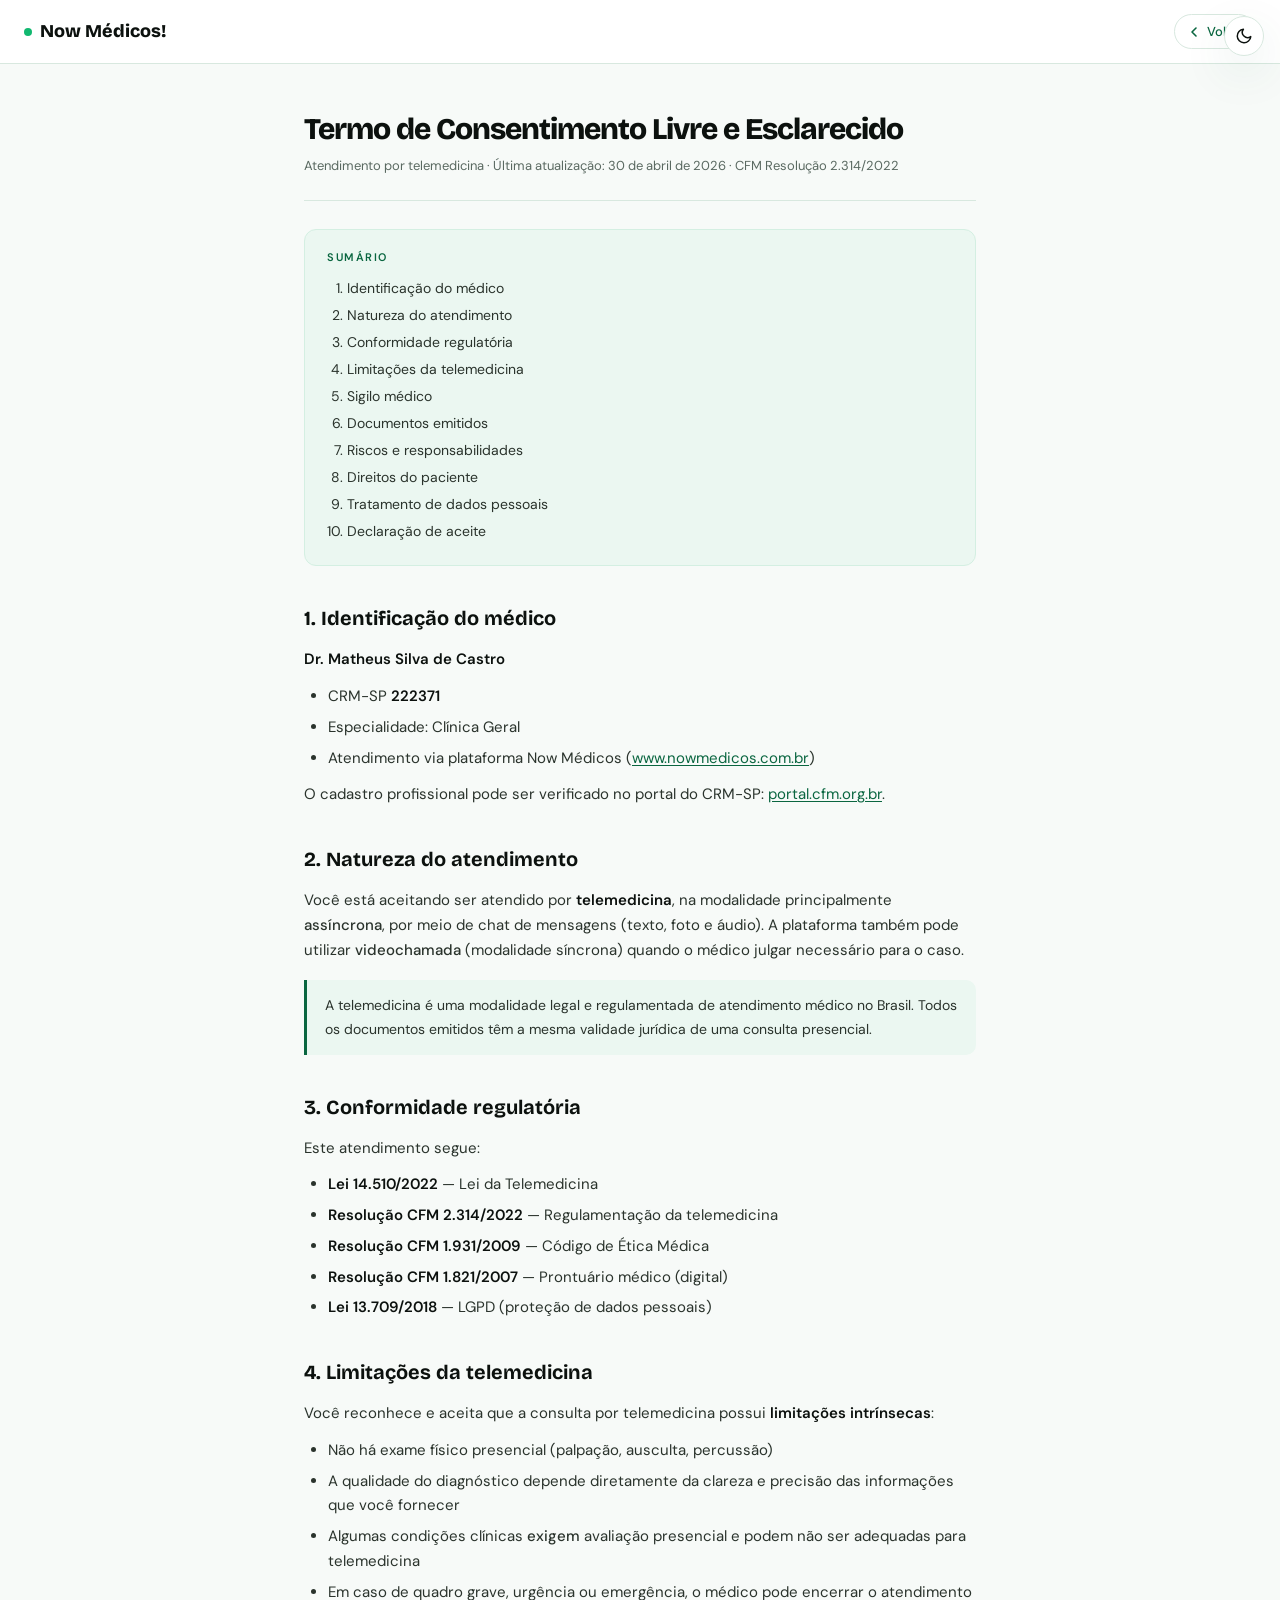
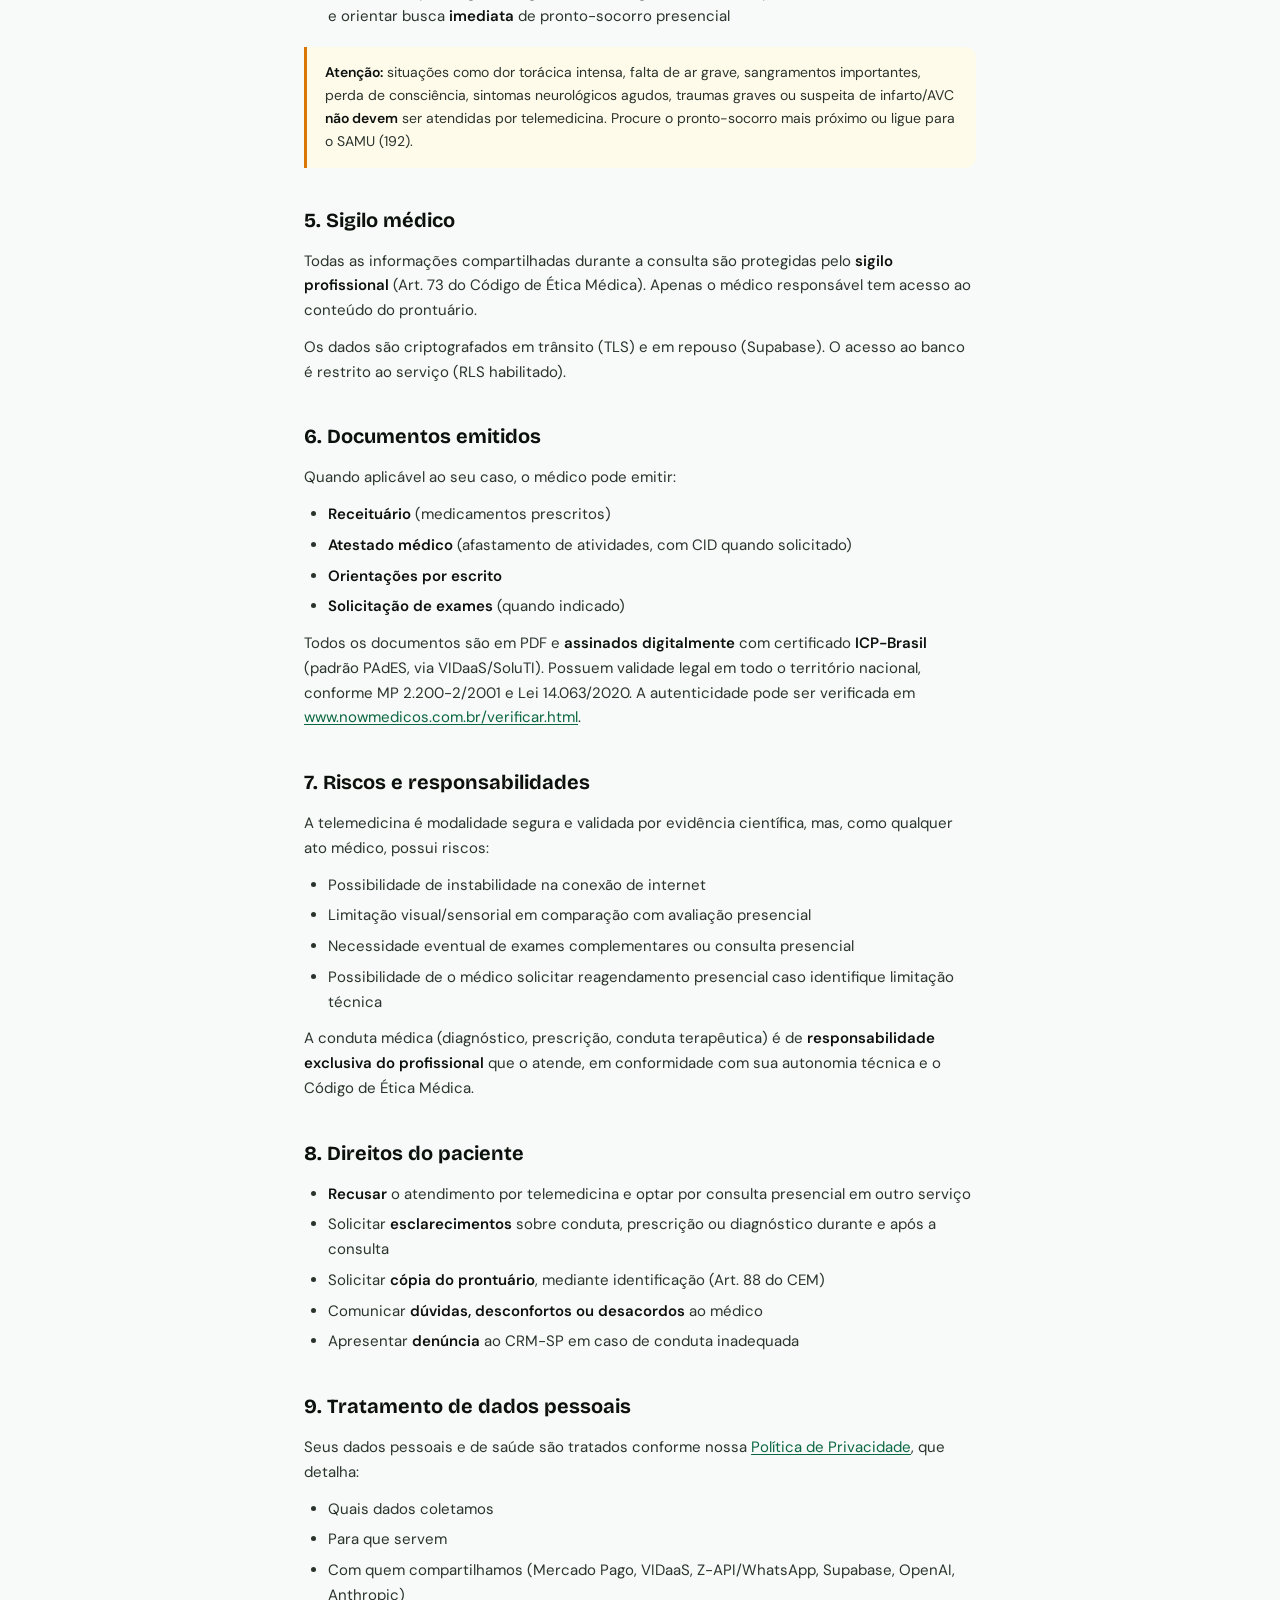
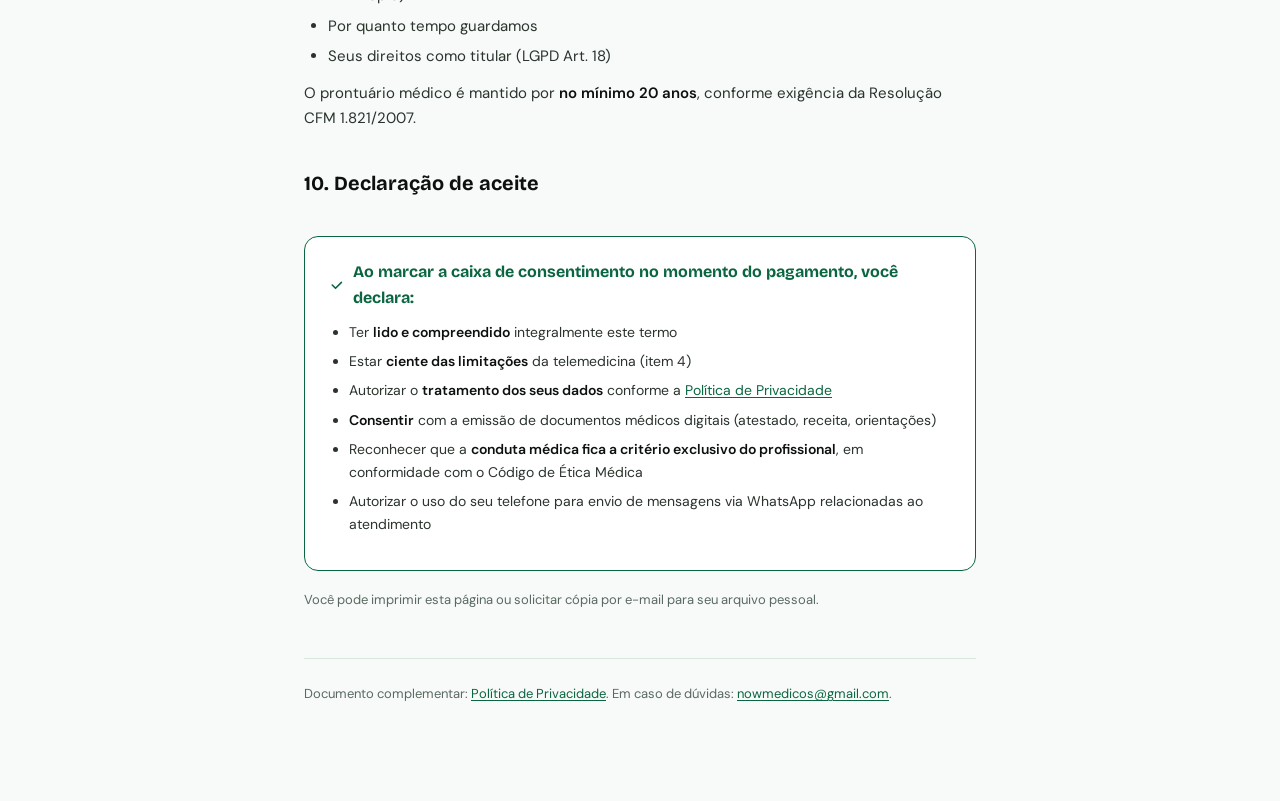
<file: tcle.html>
<!DOCTYPE html>
<html lang="pt-BR" data-theme="light">
<head>
<meta charset="UTF-8">
<meta name="viewport" content="width=device-width, initial-scale=1.0">
<title>Termo de Consentimento (TCLE) · Now Médicos</title>
<link rel="preconnect" href="https://fonts.googleapis.com">
<link rel="preconnect" href="https://fonts.gstatic.com" crossorigin>
<link href="https://fonts.googleapis.com/css2?family=Bricolage+Grotesque:wght@700;800&family=DM+Sans:wght@300;400;500;600&display=swap" rel="stylesheet">
<link rel="stylesheet" href="css/theme.css">
<link rel="stylesheet" href="css/components.css">
<script>
(function(){
  const s = localStorage.getItem('cj-theme');
  const d = window.matchMedia('(prefers-color-scheme: dark)').matches;
  document.documentElement.setAttribute('data-theme', s || (d ? 'dark' : 'light'));
})();
</script>
<style>
*{box-sizing:border-box;margin:0;padding:0}
body{font-family:'DM Sans',sans-serif;background:var(--white);color:var(--ink);line-height:1.65}

.legal-nav{
  background:var(--surface);border-bottom:1px solid var(--border);
  padding:14px 24px;
  display:flex;align-items:center;justify-content:space-between;
  position:sticky;top:0;z-index:10;
}
.legal-logo{
  font-family:'Bricolage Grotesque',sans-serif;
  font-size:18px;font-weight:800;color:var(--ink);
  display:flex;align-items:center;gap:8px;text-decoration:none;
}
.legal-logo .dot{width:8px;height:8px;border-radius:50%;background:var(--green3)}
.legal-back{
  font-size:13px;color:var(--green);
  text-decoration:none;font-weight:500;
  display:flex;align-items:center;gap:6px;
  padding:6px 12px;border:1px solid var(--border);
  border-radius:100px;
  transition:background .2s,border-color .2s;
}
.legal-back:hover{background:var(--pale);border-color:var(--green)}

main{max-width:720px;margin:0 auto;padding:48px 24px 96px}

h1{
  font-family:'Bricolage Grotesque',sans-serif;
  font-size:30px;font-weight:800;letter-spacing:-1px;
  color:var(--ink);margin-bottom:8px;line-height:1.15;
}
.legal-meta{
  font-size:13px;color:var(--muted);
  margin-bottom:28px;padding-bottom:24px;
  border-bottom:1px solid var(--border);
}

.toc{
  background:var(--pale);border:1px solid var(--pale2);
  border-radius:12px;padding:18px 22px;margin-bottom:36px;
}
.toc-title{
  font-size:11px;font-weight:600;letter-spacing:1.5px;
  text-transform:uppercase;color:var(--green);
  margin-bottom:10px;
}
.toc ol{padding-left:20px;margin:0}
.toc li{margin-bottom:4px;font-size:14px;color:var(--ink2)}
.toc a{color:var(--ink2);text-decoration:none}
.toc a:hover{color:var(--green)}

h2{
  font-family:'Bricolage Grotesque',sans-serif;
  font-size:20px;font-weight:700;
  margin-top:36px;margin-bottom:12px;
  color:var(--ink);scroll-margin-top:80px;
}
h3{font-size:15px;font-weight:600;margin-top:20px;margin-bottom:6px;color:var(--ink2)}
p{font-size:15px;color:var(--ink2);margin-bottom:12px}
ul{padding-left:24px;margin-bottom:12px}
li{font-size:15px;color:var(--ink2);margin-bottom:6px}
a{color:var(--green);text-decoration:underline;text-underline-offset:2px}
a:hover{color:var(--green2)}
strong{color:var(--ink);font-weight:600}
em{color:var(--ink2);font-style:normal;font-weight:500}

.callout{
  background:var(--pale);border-left:3px solid var(--green);
  padding:14px 18px;border-radius:0 10px 10px 0;
  margin:18px 0;font-size:14px;color:var(--ink2);
}
.callout-warn{
  background:var(--warning-bg);border-left:3px solid var(--warning);
  padding:14px 18px;border-radius:0 10px 10px 0;
  margin:18px 0;font-size:14px;color:var(--ink2);
}

.aceite-box{
  background:var(--surface);border:1.5px solid var(--green);
  border-radius:14px;padding:22px 24px;
  margin-top:36px;
}
.aceite-titulo{
  font-family:'Bricolage Grotesque',sans-serif;
  font-size:16px;font-weight:700;color:var(--green);
  margin-bottom:10px;
  display:flex;align-items:center;gap:8px;
}
.aceite-box ul{padding-left:20px}
.aceite-box li{font-size:14px}

.legal-footer{
  margin-top:48px;padding-top:24px;
  border-top:1px solid var(--border);
  font-size:13px;color:var(--muted);
}
.legal-footer a{color:var(--green)}
</style>
</head>
<body>
<nav class="legal-nav">
  <a href="index.html" class="legal-logo"><span class="dot"></span>Now Médicos!</a>
  <a href="javascript:history.length>1?history.back():location.href='index.html'" class="legal-back">
    <svg width="14" height="14" viewBox="0 0 14 14" fill="none"><path d="M9 3L5 7l4 4" stroke="currentColor" stroke-width="1.6" stroke-linecap="round" stroke-linejoin="round"/></svg>
    Voltar
  </a>
</nav>

<main>
  <h1>Termo de Consentimento Livre e Esclarecido</h1>
  <div class="legal-meta">Atendimento por telemedicina · Última atualização: 30 de abril de 2026 · CFM Resolução 2.314/2022</div>

  <div class="toc">
    <div class="toc-title">Sumário</div>
    <ol>
      <li><a href="#medico">Identificação do médico</a></li>
      <li><a href="#natureza">Natureza do atendimento</a></li>
      <li><a href="#regulatorio">Conformidade regulatória</a></li>
      <li><a href="#limitacoes">Limitações da telemedicina</a></li>
      <li><a href="#sigilo">Sigilo médico</a></li>
      <li><a href="#documentos">Documentos emitidos</a></li>
      <li><a href="#riscos">Riscos e responsabilidades</a></li>
      <li><a href="#direitos">Direitos do paciente</a></li>
      <li><a href="#dados">Tratamento de dados pessoais</a></li>
      <li><a href="#aceite">Declaração de aceite</a></li>
    </ol>
  </div>

  <h2 id="medico">1. Identificação do médico</h2>
  <p><strong>Dr. Matheus Silva de Castro</strong></p>
  <ul>
    <li>CRM-SP <strong>222371</strong></li>
    <li>Especialidade: Clínica Geral</li>
    <li>Atendimento via plataforma Now Médicos (<a href="https://www.nowmedicos.com.br" target="_blank" rel="noopener">www.nowmedicos.com.br</a>)</li>
  </ul>
  <p>O cadastro profissional pode ser verificado no portal do CRM-SP: <a href="https://portal.cfm.org.br/" target="_blank" rel="noopener">portal.cfm.org.br</a>.</p>

  <h2 id="natureza">2. Natureza do atendimento</h2>
  <p>Você está aceitando ser atendido por <strong>telemedicina</strong>, na modalidade principalmente <em>assíncrona</em>, por meio de chat de mensagens (texto, foto e áudio). A plataforma também pode utilizar <em>videochamada</em> (modalidade síncrona) quando o médico julgar necessário para o caso.</p>
  <div class="callout">
    A telemedicina é uma modalidade legal e regulamentada de atendimento médico no Brasil. Todos os documentos emitidos têm a mesma validade jurídica de uma consulta presencial.
  </div>

  <h2 id="regulatorio">3. Conformidade regulatória</h2>
  <p>Este atendimento segue:</p>
  <ul>
    <li><strong>Lei 14.510/2022</strong> — Lei da Telemedicina</li>
    <li><strong>Resolução CFM 2.314/2022</strong> — Regulamentação da telemedicina</li>
    <li><strong>Resolução CFM 1.931/2009</strong> — Código de Ética Médica</li>
    <li><strong>Resolução CFM 1.821/2007</strong> — Prontuário médico (digital)</li>
    <li><strong>Lei 13.709/2018</strong> — LGPD (proteção de dados pessoais)</li>
  </ul>

  <h2 id="limitacoes">4. Limitações da telemedicina</h2>
  <p>Você reconhece e aceita que a consulta por telemedicina possui <strong>limitações intrínsecas</strong>:</p>
  <ul>
    <li>Não há exame físico presencial (palpação, ausculta, percussão)</li>
    <li>A qualidade do diagnóstico depende diretamente da clareza e precisão das informações que você fornecer</li>
    <li>Algumas condições clínicas <em>exigem</em> avaliação presencial e podem não ser adequadas para telemedicina</li>
    <li>Em caso de quadro grave, urgência ou emergência, o médico pode encerrar o atendimento e orientar busca <strong>imediata</strong> de pronto-socorro presencial</li>
  </ul>
  <div class="callout-warn">
    <strong>Atenção:</strong> situações como dor torácica intensa, falta de ar grave, sangramentos importantes, perda de consciência, sintomas neurológicos agudos, traumas graves ou suspeita de infarto/AVC <strong>não devem</strong> ser atendidas por telemedicina. Procure o pronto-socorro mais próximo ou ligue para o SAMU (192).
  </div>

  <h2 id="sigilo">5. Sigilo médico</h2>
  <p>Todas as informações compartilhadas durante a consulta são protegidas pelo <strong>sigilo profissional</strong> (Art. 73 do Código de Ética Médica). Apenas o médico responsável tem acesso ao conteúdo do prontuário.</p>
  <p>Os dados são criptografados em trânsito (TLS) e em repouso (Supabase). O acesso ao banco é restrito ao serviço (RLS habilitado).</p>

  <h2 id="documentos">6. Documentos emitidos</h2>
  <p>Quando aplicável ao seu caso, o médico pode emitir:</p>
  <ul>
    <li><strong>Receituário</strong> (medicamentos prescritos)</li>
    <li><strong>Atestado médico</strong> (afastamento de atividades, com CID quando solicitado)</li>
    <li><strong>Orientações por escrito</strong></li>
    <li><strong>Solicitação de exames</strong> (quando indicado)</li>
  </ul>
  <p>Todos os documentos são em PDF e <strong>assinados digitalmente</strong> com certificado <strong>ICP-Brasil</strong> (padrão PAdES, via VIDaaS/SoluTI). Possuem validade legal em todo o território nacional, conforme MP 2.200-2/2001 e Lei 14.063/2020. A autenticidade pode ser verificada em <a href="verificar.html">www.nowmedicos.com.br/verificar.html</a>.</p>

  <h2 id="riscos">7. Riscos e responsabilidades</h2>
  <p>A telemedicina é modalidade segura e validada por evidência científica, mas, como qualquer ato médico, possui riscos:</p>
  <ul>
    <li>Possibilidade de instabilidade na conexão de internet</li>
    <li>Limitação visual/sensorial em comparação com avaliação presencial</li>
    <li>Necessidade eventual de exames complementares ou consulta presencial</li>
    <li>Possibilidade de o médico solicitar reagendamento presencial caso identifique limitação técnica</li>
  </ul>
  <p>A conduta médica (diagnóstico, prescrição, conduta terapêutica) é de <strong>responsabilidade exclusiva do profissional</strong> que o atende, em conformidade com sua autonomia técnica e o Código de Ética Médica.</p>

  <h2 id="direitos">8. Direitos do paciente</h2>
  <ul>
    <li><strong>Recusar</strong> o atendimento por telemedicina e optar por consulta presencial em outro serviço</li>
    <li>Solicitar <strong>esclarecimentos</strong> sobre conduta, prescrição ou diagnóstico durante e após a consulta</li>
    <li>Solicitar <strong>cópia do prontuário</strong>, mediante identificação (Art. 88 do CEM)</li>
    <li>Comunicar <strong>dúvidas, desconfortos ou desacordos</strong> ao médico</li>
    <li>Apresentar <strong>denúncia</strong> ao CRM-SP em caso de conduta inadequada</li>
  </ul>

  <h2 id="dados">9. Tratamento de dados pessoais</h2>
  <p>Seus dados pessoais e de saúde são tratados conforme nossa <a href="politica.html">Política de Privacidade</a>, que detalha:</p>
  <ul>
    <li>Quais dados coletamos</li>
    <li>Para que servem</li>
    <li>Com quem compartilhamos (Mercado Pago, VIDaaS, Z-API/WhatsApp, Supabase, OpenAI, Anthropic)</li>
    <li>Por quanto tempo guardamos</li>
    <li>Seus direitos como titular (LGPD Art. 18)</li>
  </ul>
  <p>O prontuário médico é mantido por <strong>no mínimo 20 anos</strong>, conforme exigência da Resolução CFM 1.821/2007.</p>

  <h2 id="aceite">10. Declaração de aceite</h2>
  <div class="aceite-box">
    <div class="aceite-titulo">
      <svg width="16" height="16" viewBox="0 0 24 24" fill="none"><path d="M5 12l5 5 9-9" stroke="currentColor" stroke-width="2.5" stroke-linecap="round" stroke-linejoin="round"/></svg>
      Ao marcar a caixa de consentimento no momento do pagamento, você declara:
    </div>
    <ul>
      <li>Ter <strong>lido e compreendido</strong> integralmente este termo</li>
      <li>Estar <strong>ciente das limitações</strong> da telemedicina (item 4)</li>
      <li>Autorizar o <strong>tratamento dos seus dados</strong> conforme a <a href="politica.html">Política de Privacidade</a></li>
      <li><strong>Consentir</strong> com a emissão de documentos médicos digitais (atestado, receita, orientações)</li>
      <li>Reconhecer que a <strong>conduta médica fica a critério exclusivo do profissional</strong>, em conformidade com o Código de Ética Médica</li>
      <li>Autorizar o uso do seu telefone para envio de mensagens via WhatsApp relacionadas ao atendimento</li>
    </ul>
  </div>

  <p style="margin-top:18px;font-size:13px;color:var(--muted)">Você pode imprimir esta página ou solicitar cópia por e-mail para seu arquivo pessoal.</p>

  <div class="legal-footer">
    Documento complementar: <a href="politica.html">Política de Privacidade</a>. Em caso de dúvidas: <a href="mailto:nowmedicos@gmail.com">nowmedicos@gmail.com</a>.
  </div>
</main>

<button class="theme-toggle-fab" onclick="cjToggleTheme()" aria-label="Alternar tema">
  <svg class="icon-sun" width="18" height="18" viewBox="0 0 24 24" fill="none"><circle cx="12" cy="12" r="4" stroke="currentColor" stroke-width="2"/><path d="M12 2v2M12 20v2M2 12h2M20 12h2M4.93 4.93l1.41 1.41M17.66 17.66l1.41 1.41M4.93 19.07l1.41-1.41M17.66 6.34l1.41-1.41" stroke="currentColor" stroke-width="2" stroke-linecap="round"/></svg>
  <svg class="icon-moon" width="18" height="18" viewBox="0 0 24 24" fill="none"><path d="M21 12.79A9 9 0 1 1 11.21 3 7 7 0 0 0 21 12.79z" stroke="currentColor" stroke-width="2" stroke-linejoin="round"/></svg>
</button>

<script>
function cjToggleTheme(){
  const cur = document.documentElement.getAttribute('data-theme') || 'light';
  const next = cur === 'dark' ? 'light' : 'dark';
  document.documentElement.setAttribute('data-theme', next);
  localStorage.setItem('cj-theme', next);
}
</script>
</body>
</html>
</file>
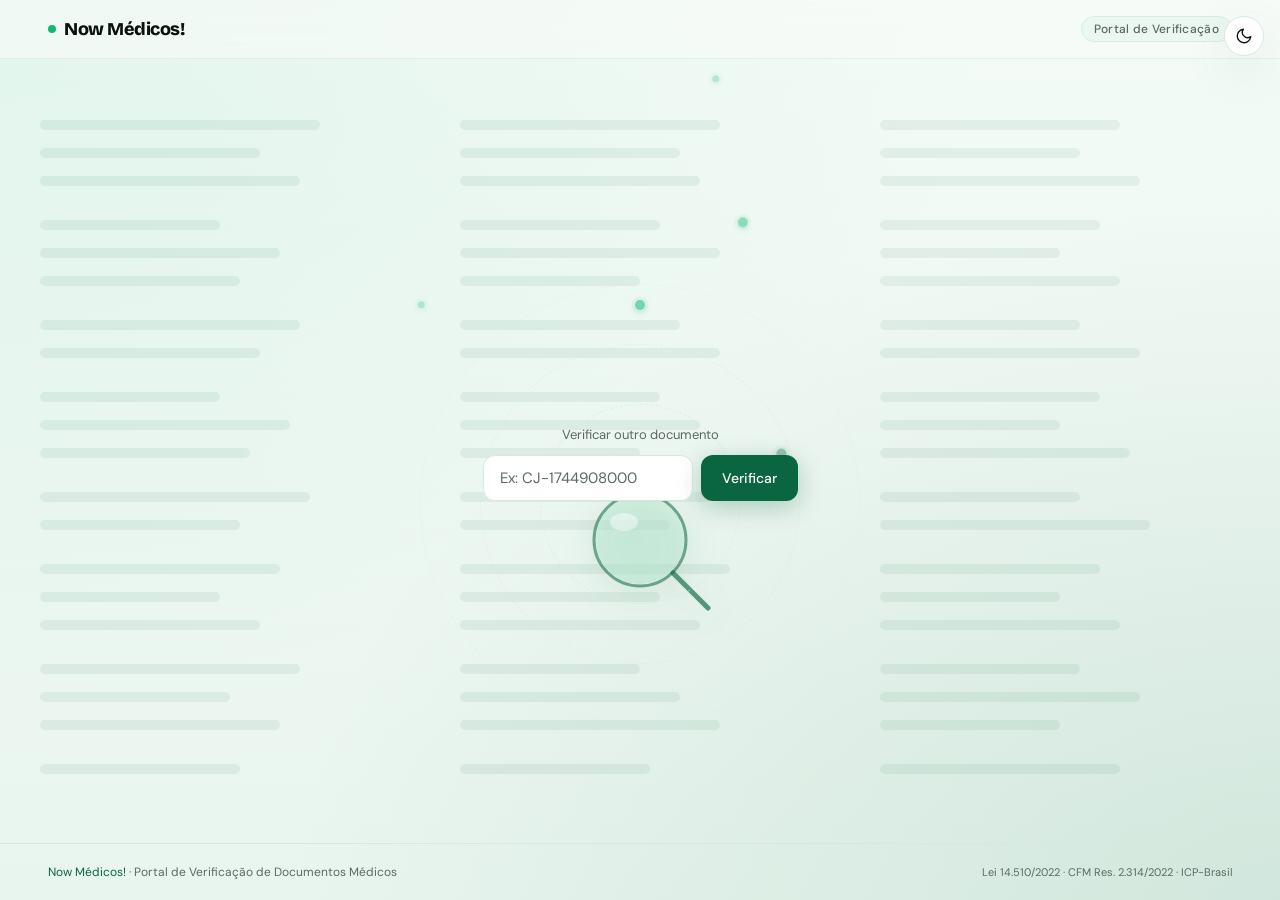
<file: verificar.html>
<!DOCTYPE html>
<html lang="pt-BR">
<head>
<meta charset="UTF-8">
<meta name="viewport" content="width=device-width, initial-scale=1.0">
<title>Verificação de Documento — Now Médicos!</title>

<!-- Theme init (evita FOUC) -->
<script>
(function(){
  const s = localStorage.getItem('cj-theme');
  const d = window.matchMedia && window.matchMedia('(prefers-color-scheme: dark)').matches;
  document.documentElement.setAttribute('data-theme', s || (d ? 'dark' : 'light'));
})();
</script>

<link href="https://fonts.googleapis.com/css2?family=Bricolage+Grotesque:opsz,wght@12..96,400;12..96,500;12..96,700;12..96,800&family=DM+Sans:ital,opsz,wght@0,9..40,300;0,9..40,400;0,9..40,500;1,9..40,300&display=swap" rel="stylesheet">
<link rel="stylesheet" href="css/theme.css">
<link rel="stylesheet" href="css/components.css">

<!-- PWA — coerência com index.html -->
<meta name="theme-color" content="#0A6640">
<link rel="icon" type="image/svg+xml" href="img/icon.svg">
<link rel="apple-touch-icon" href="img/icon.svg">
<meta name="mobile-web-app-capable" content="yes">
<meta name="apple-mobile-web-app-capable" content="yes">
<style>
*,*::before,*::after{box-sizing:border-box;margin:0;padding:0}
/* Apelidos locais. Variáveis principais herdadas de theme.css. */
:root,[data-theme="light"]{
  --red:        var(--danger);
  --red-pale:   var(--danger-bg);
  --amber:      var(--warning);
  --amber-pale: var(--warning-bg);
  /* Gradient de fundo da página (claro) */
  --bg-grad-1: rgba(18,184,112,.08);
  --bg-grad-2: rgba(10,102,64,.10);
  --bg-grad-3: #F4FBF7;
  --bg-grad-4: #E8F5EE;
}
[data-theme="dark"]{
  /* Em dark, gradient mais sutil sobre fundo escuro */
  --bg-grad-1: rgba(18,184,112,.06);
  --bg-grad-2: rgba(75,228,166,.04);
  --bg-grad-3: #03100B;
  --bg-grad-4: #081710;
}
html,body{height:100%;margin:0}
body{
  font-family:'DM Sans',sans-serif;
  background:
    radial-gradient(ellipse at top left, var(--bg-grad-1) 0%, transparent 55%),
    radial-gradient(ellipse at bottom right, var(--bg-grad-2) 0%, transparent 55%),
    linear-gradient(180deg, var(--bg-grad-3) 0%, var(--bg-grad-4) 100%);
  min-height:100vh;
  display:flex;
  flex-direction:column;
  position:relative;
  overflow-x:hidden;
}

/* ── FUNDO ANIMADO (lupa varrendo documento) ── */
.bg-scene{
  position:fixed;
  inset:0;
  z-index:0;
  pointer-events:none;
  overflow:hidden;
}
.bg-scene svg{
  width:100%;height:100%;
  display:block;
}
/* Linhas de "texto" que evocam documento */
.doc-line{
  fill:rgba(10,102,64,.07);
}
.doc-line.short{ width:140px; }
/* Lupa: trajeto suave de varredura horizontal + leve oscilação vertical */
.magnifier{
  transform-origin:center;
  animation:sweep 16s ease-in-out infinite, bob 4s ease-in-out infinite;
  filter:drop-shadow(0 6px 16px rgba(10,102,64,.18));
}
.magnifier-glass{
  fill:rgba(235,247,241,.35);
  stroke:rgba(10,102,64,.55);
  stroke-width:3;
}
.magnifier-handle{
  stroke:rgba(10,102,64,.65);
  stroke-width:5;
  stroke-linecap:round;
}
/* Pulso sutil dentro da lupa, sugerindo "escaneando" */
.scan-pulse{
  fill:rgba(18,184,112,.18);
  animation:pulse 2.2s ease-in-out infinite;
  transform-origin:center;
}
/* Trajeto simétrico horizontal: vai-e-volta em torno do centro,
   sem sair das bordas. Sem oscilação vertical (fica longe do nav).
   Valores em px batem com o viewBox 1440x900 do SVG. */
@keyframes sweep{
  0%   { transform: translateX(-420px); }
  50%  { transform: translateX( 420px); }
  100% { transform: translateX(-420px); }
}
@keyframes bob{
  0%,100%{ filter:drop-shadow(0 6px 16px rgba(10,102,64,.18)); }
  50%    { filter:drop-shadow(0 10px 22px rgba(10,102,64,.28)); }
}
@keyframes pulse{
  0%,100%{ opacity:.35; transform:scale(1); }
  50%    { opacity:.85; transform:scale(1.08); }
}
@media (prefers-reduced-motion: reduce){
  .magnifier, .scan-pulse{ animation:none; }
}

/* ── ÓRBITAS (certificação digital ICP-Brasil) ── */
.orbits{
  position:fixed;
  left:50%;
  top:50%;
  /* Alinha visualmente com a lupa (que está em y=540 no viewBox 900 = centro+10%) */
  transform:translate(-50%, calc(-50% + 6vh));
  width:0;height:0;
  pointer-events:none;
  z-index:0;
}
.orbit{
  position:absolute;
  left:0;top:0;
  border-radius:50%;
  border:1px dashed var(--border);
  opacity:.55;
}
[data-theme="dark"] .orbit{ opacity:.4; }
.orbit-1{
  width:200px; height:200px;
  margin-left:-100px; margin-top:-100px;
  animation:orbitSpin 12s linear infinite;
}
.orbit-2{
  width:320px; height:320px;
  margin-left:-160px; margin-top:-160px;
  animation:orbitSpinReverse 18s linear infinite;
  opacity:.45;
}
.orbit-3{
  width:440px; height:440px;
  margin-left:-220px; margin-top:-220px;
  animation:orbitSpinReverse 24s linear infinite;
  opacity:.35;
  border-color:var(--pale2);
}
[data-theme="dark"] .orbit-3{ border-color:var(--pale2); opacity:.3; }

.orbit-dot{
  position:absolute;
  top:0; left:50%;
  width:10px; height:10px;
  margin-left:-5px;
  margin-top:-5px;
  border-radius:50%;
  background:var(--green3);
  box-shadow:
    0 0 0 3px rgba(18,184,112,.12),
    0 2px 8px rgba(10,102,64,.25);
}
[data-theme="dark"] .orbit-dot{
  background:var(--green3);
  box-shadow:
    0 0 0 3px rgba(75,228,166,.10),
    0 0 12px rgba(75,228,166,.35);
}
.orbit-dot.small{ width:7px; height:7px; margin-left:-3.5px; margin-top:-3.5px; opacity:.75; }
.orbit-dot.alt{ background:var(--green); }
[data-theme="dark"] .orbit-dot.alt{ background:var(--green2); }

/* Posicionamento angular dos pontos via rotação do contêiner pai */
.orbit-1 .orbit-dot:nth-child(1){ transform:rotate(0deg)   translateY(-100px) rotate(0deg); }
.orbit-2 .orbit-dot:nth-child(1){ transform:rotate(40deg)  translateY(-160px) rotate(-40deg); }
.orbit-2 .orbit-dot:nth-child(2){ transform:rotate(210deg) translateY(-160px) rotate(-210deg); }
.orbit-3 .orbit-dot:nth-child(1){ transform:rotate(20deg)  translateY(-220px) rotate(-20deg); }
.orbit-3 .orbit-dot:nth-child(2){ transform:rotate(140deg) translateY(-220px) rotate(-140deg); }
.orbit-3 .orbit-dot:nth-child(3){ transform:rotate(265deg) translateY(-220px) rotate(-265deg); }

@keyframes orbitSpin{
  from{ transform:rotate(0deg); }
  to{   transform:rotate(360deg); }
}
@keyframes orbitSpinReverse{
  from{ transform:rotate(0deg); }
  to{   transform:rotate(-360deg); }
}

@media (prefers-reduced-motion: reduce){
  .orbit-1, .orbit-2, .orbit-3{ animation:none; }
}

/* Mobile: encolher as órbitas pra caber sem poluir */
@media (max-width:480px){
  .orbits{ display:none; }
}
@media (min-width:481px) and (max-width:768px){
  .orbit-1{ width:140px; height:140px; }
  .orbit-1 .orbit-dot:nth-child(1){ transform:rotate(0deg) translateY(-70px) rotate(0deg); }
  .orbit-2{ width:220px; height:220px; }
  .orbit-2 .orbit-dot:nth-child(1){ transform:rotate(40deg)  translateY(-110px) rotate(-40deg); }
  .orbit-2 .orbit-dot:nth-child(2){ transform:rotate(210deg) translateY(-110px) rotate(-210deg); }
  .orbit-3{ width:300px; height:300px; }
  .orbit-3 .orbit-dot:nth-child(1){ transform:rotate(20deg)  translateY(-150px) rotate(-20deg); }
  .orbit-3 .orbit-dot:nth-child(2){ transform:rotate(140deg) translateY(-150px) rotate(-140deg); }
  .orbit-3 .orbit-dot:nth-child(3){ transform:rotate(265deg) translateY(-150px) rotate(-265deg); }
}

/* Garantir que conteúdo fique acima do fundo */
nav, main{ position:relative; z-index:1; }

/* ── NAV ── */
nav{
  display:flex;align-items:center;justify-content:space-between;
  padding:16px 48px;
  border-bottom:1px solid rgba(216,232,223,.6);
  background:rgba(247,250,248,0.65);
  backdrop-filter:blur(14px);
  -webkit-backdrop-filter:blur(14px);
  position:sticky;top:0;z-index:10;
}
.logo{
  font-family:'Bricolage Grotesque',sans-serif;
  font-size:18px;font-weight:800;color:var(--ink);
  text-decoration:none;letter-spacing:-.5px;
  display:flex;align-items:center;gap:8px;
}
.logo-dot{width:8px;height:8px;border-radius:50%;background:var(--green3)}
.nav-label{
  font-size:12px;color:var(--muted);
  background:var(--pale);border:1px solid var(--pale2);
  padding:4px 12px;border-radius:100px;
  font-weight:500;letter-spacing:.3px;
}

/* ── MAIN ── */
main{
  flex:1;
  display:flex;align-items:center;justify-content:center;
  padding:48px 24px;
}

/* ── LOADING STATE ── */
.state{display:none}
.state.active{display:flex;flex-direction:column;align-items:center}

#state-loading{
  align-items:center;text-align:center;gap:24px;
}
.loader-ring{
  width:72px;height:72px;position:relative;
}
.loader-ring svg{
  width:72px;height:72px;
  animation:spin 1.2s linear infinite;
}
@keyframes spin{to{transform:rotate(360deg)}}
.loader-ring circle{
  fill:none;stroke:var(--border);stroke-width:3;
}
.loader-ring .arc{
  fill:none;stroke:var(--green);stroke-width:3;
  stroke-linecap:round;
  stroke-dasharray:40 100;
}
.loading-text{
  font-family:'Bricolage Grotesque',sans-serif;
  font-size:20px;font-weight:700;color:var(--ink);
}
.loading-sub{font-size:14px;color:var(--muted)}

/* ── VALID STATE ── */
#state-valid{
  width:100%;max-width:560px;gap:0;
}

.result-card{
  background:rgba(255,255,255,.72);
  backdrop-filter:blur(18px) saturate(140%);
  -webkit-backdrop-filter:blur(18px) saturate(140%);
  border:1.5px solid rgba(255,255,255,.6);
  border-radius:24px;
  overflow:hidden;
  box-shadow:
    0 8px 40px rgba(10,102,64,.12),
    0 2px 8px rgba(0,0,0,.04),
    inset 0 1px 0 rgba(255,255,255,.5);
  width:100%;
  opacity:0;
  animation:cardIn .5s .1s forwards;
}
@keyframes cardIn{
  from{opacity:0;transform:translateY(20px)}
  to{opacity:1;transform:translateY(0)}
}

/* Status header */
.result-header{
  background:var(--green);
  padding:28px 32px;
  display:flex;align-items:center;gap:20px;
  position:relative;overflow:hidden;
}
.result-header::before{
  content:'';position:absolute;inset:0;
  background:radial-gradient(circle at 80% 50%,rgba(255,255,255,.08) 0%,transparent 60%);
}
.status-icon{
  width:56px;height:56px;border-radius:50%;
  background:rgba(255,255,255,.15);
  display:flex;align-items:center;justify-content:center;
  flex-shrink:0;
  position:relative;z-index:1;
}
.checkmark{
  width:28px;height:28px;color:#fff;
  opacity:0;
  animation:checkIn .4s .5s forwards;
}
@keyframes checkIn{
  from{opacity:0;transform:scale(.5)}
  to{opacity:1;transform:scale(1)}
}
.status-text{position:relative;z-index:1}
.status-title{
  font-family:'Bricolage Grotesque',sans-serif;
  font-size:22px;font-weight:800;color:#fff;
  letter-spacing:-.5px;line-height:1.1;
}
.status-code{
  font-size:12px;color:rgba(255,255,255,.65);
  margin-top:4px;font-weight:400;letter-spacing:.5px;
  font-family:'DM Sans',sans-serif;
}

/* Document info */
.result-body{padding:32px}

.doc-type-badge{
  display:inline-flex;align-items:center;gap:6px;
  background:var(--pale);border:1px solid var(--pale2);
  color:var(--green);font-size:11px;font-weight:600;
  padding:5px 12px;border-radius:100px;
  margin-bottom:24px;letter-spacing:.5px;text-transform:uppercase;
}

.info-grid{display:flex;flex-direction:column;gap:0}
.info-row{
  display:flex;align-items:flex-start;justify-content:space-between;
  padding:14px 0;
  border-bottom:1px solid var(--border);
  gap:16px;
}
.info-row:last-child{border-bottom:none}
.info-label{
  font-size:12px;color:var(--muted);font-weight:500;
  letter-spacing:.3px;text-transform:uppercase;
  flex-shrink:0;padding-top:1px;
  min-width:140px;
}
.info-value{
  font-size:15px;color:var(--ink);font-weight:500;
  text-align:right;line-height:1.4;
}
.info-value.highlight{
  color:var(--green);font-weight:700;
  font-family:'Bricolage Grotesque',sans-serif;
  font-size:16px;
}

/* CID pill */
.cid-pill{
  display:inline-flex;align-items:center;gap:6px;
  background:var(--pale);color:var(--green);
  font-size:13px;font-weight:600;
  padding:4px 10px;border-radius:6px;
  font-family:'DM Sans',sans-serif;
}

/* Período bar */
.period-bar{
  margin-top:6px;
  height:6px;border-radius:100px;
  background:var(--border);
  overflow:hidden;
}
.period-fill{
  height:100%;background:var(--green);border-radius:100px;
  animation:fillBar .8s .6s both;
}
@keyframes fillBar{from{width:0}to{width:var(--w)}}

/* Assinatura block */
.sig-block{
  margin-top:24px;
  background:var(--pale);
  border:1px solid var(--pale2);
  border-radius:14px;
  padding:18px 20px;
  display:flex;align-items:center;gap:14px;
}
.sig-icon{
  width:40px;height:40px;border-radius:10px;
  background:var(--green);
  display:flex;align-items:center;justify-content:center;
  color:#fff;flex-shrink:0;
}
.sig-title{font-size:13px;font-weight:600;color:var(--green);margin-bottom:2px}
.sig-sub{font-size:12px;color:var(--muted);line-height:1.5}

/* ITI link */
.iti-link{
  margin-top:20px;
  display:flex;align-items:center;justify-content:center;gap:6px;
  font-size:12px;color:var(--muted);
}
.iti-link a{color:var(--green);text-decoration:none;font-weight:500}
.iti-link a:hover{text-decoration:underline}

/* ── INVALID STATE ── */
#state-invalid{
  width:100%;max-width:480px;
}
.invalid-card{
  background:rgba(255,255,255,.72);
  backdrop-filter:blur(18px) saturate(140%);
  -webkit-backdrop-filter:blur(18px) saturate(140%);
  border:1.5px solid rgba(252,165,165,.6);
  border-radius:24px;overflow:hidden;
  box-shadow:
    0 8px 40px rgba(220,38,38,.10),
    inset 0 1px 0 rgba(255,255,255,.5);
  width:100%;
  opacity:0;animation:cardIn .5s .1s forwards;
}
.invalid-header{
  background:var(--red);padding:28px 32px;
  display:flex;align-items:center;gap:20px;
}
.x-icon{width:56px;height:56px;border-radius:50%;background:rgba(255,255,255,.15);display:flex;align-items:center;justify-content:center;flex-shrink:0}
.invalid-title{font-family:'Bricolage Grotesque',sans-serif;font-size:22px;font-weight:800;color:#fff;letter-spacing:-.5px}
.invalid-sub{font-size:13px;color:rgba(255,255,255,.7);margin-top:4px}
.invalid-body{padding:32px}
.invalid-msg{font-size:15px;color:var(--ink2);line-height:1.7;margin-bottom:24px}
.invalid-actions{display:flex;gap:12px;flex-wrap:wrap}
.btn-green{
  background:var(--green);color:#fff;
  font-family:'DM Sans',sans-serif;font-size:14px;font-weight:500;
  padding:12px 24px;border-radius:100px;border:none;cursor:pointer;
  text-decoration:none;transition:background .2s;
}
.btn-green:hover{background:var(--green2)}
.btn-outline{
  background:transparent;color:var(--muted);
  font-family:'DM Sans',sans-serif;font-size:14px;
  padding:12px 24px;border-radius:100px;
  border:1.5px solid var(--border);cursor:pointer;
  text-decoration:none;transition:border-color .2s,color .2s;
}
.btn-outline:hover{border-color:var(--ink);color:var(--ink)}

/* ── BUSCA MANUAL ── */
.manual-search{
  margin-top:32px;text-align:center;
}
.manual-search p{font-size:13px;color:var(--muted);margin-bottom:12px}
.search-box{
  display:flex;gap:8px;max-width:400px;margin:0 auto;
}
/* .search-input migrado pra .cj-input · .search-btn pra .cj-btn-primary.cj-btn-sm.cj-btn-rounded */

/* ── FOOTER ── */
footer{
  padding:20px 48px;
  border-top:1px solid var(--border);
  display:flex;align-items:center;justify-content:space-between;
  flex-wrap:wrap;gap:8px;
}
.footer-left{font-size:12px;color:var(--muted)}
.footer-left a{color:var(--green);text-decoration:none}
.footer-right{font-size:11px;color:var(--muted)}

/* ── RESPONSIVE ── */
@media(max-width:600px){
  nav{padding:14px 20px}
  main{padding:32px 16px}
  .result-body,.invalid-body{padding:24px 20px}
  .result-header,.invalid-header{padding:24px 20px}
  .info-label{min-width:110px;font-size:11px}
  .info-value{font-size:14px}
  footer{padding:16px 20px;flex-direction:column;align-items:flex-start}
}
</style>
</head>
<body>
<button class="theme-toggle-fab" onclick="cjToggleTheme()" aria-label="Alternar tema dark/light" title="Alternar tema">
  <svg class="icon-moon" viewBox="0 0 24 24" fill="none" stroke="currentColor" stroke-width="1.8" stroke-linecap="round" stroke-linejoin="round"><path d="M21 12.79A9 9 0 1 1 11.21 3 7 7 0 0 0 21 12.79z"/></svg>
  <svg class="icon-sun" viewBox="0 0 24 24" fill="none" stroke="currentColor" stroke-width="1.8" stroke-linecap="round" stroke-linejoin="round"><circle cx="12" cy="12" r="4"/><path d="M12 2v2M12 20v2M4.93 4.93l1.41 1.41M17.66 17.66l1.41 1.41M2 12h2M20 12h2M4.93 19.07l1.41-1.41M17.66 6.34l1.41-1.41"/></svg>
</button>
<script>
function cjToggleTheme(){const c=document.documentElement.getAttribute('data-theme')||'light';const n=c==='dark'?'light':'dark';document.documentElement.setAttribute('data-theme',n);localStorage.setItem('cj-theme',n)}
</script>

<!-- FUNDO ANIMADO: linhas de documento + lupa varrendo -->
<div class="bg-scene" aria-hidden="true">
  <svg viewBox="0 0 1440 900" preserveAspectRatio="xMidYMid slice" xmlns="http://www.w3.org/2000/svg">
    <!-- Pilha de "documento" estilizado: linhas de texto -->
    <g>
      <!-- Coluna 1 -->
      <rect class="doc-line" x="120"  y="120" width="280" height="10" rx="5"/>
      <rect class="doc-line" x="120"  y="148" width="220" height="10" rx="5"/>
      <rect class="doc-line" x="120"  y="176" width="260" height="10" rx="5"/>
      <rect class="doc-line" x="120"  y="220" width="180" height="10" rx="5"/>
      <rect class="doc-line" x="120"  y="248" width="240" height="10" rx="5"/>
      <rect class="doc-line" x="120"  y="276" width="200" height="10" rx="5"/>
      <rect class="doc-line" x="120"  y="320" width="260" height="10" rx="5"/>
      <rect class="doc-line" x="120"  y="348" width="220" height="10" rx="5"/>
      <rect class="doc-line" x="120"  y="392" width="180" height="10" rx="5"/>
      <rect class="doc-line" x="120"  y="420" width="250" height="10" rx="5"/>
      <rect class="doc-line" x="120"  y="448" width="210" height="10" rx="5"/>
      <rect class="doc-line" x="120"  y="492" width="270" height="10" rx="5"/>
      <rect class="doc-line" x="120"  y="520" width="200" height="10" rx="5"/>
      <rect class="doc-line" x="120"  y="564" width="240" height="10" rx="5"/>
      <rect class="doc-line" x="120"  y="592" width="180" height="10" rx="5"/>
      <rect class="doc-line" x="120"  y="620" width="220" height="10" rx="5"/>
      <rect class="doc-line" x="120"  y="664" width="260" height="10" rx="5"/>
      <rect class="doc-line" x="120"  y="692" width="190" height="10" rx="5"/>
      <rect class="doc-line" x="120"  y="720" width="240" height="10" rx="5"/>
      <rect class="doc-line" x="120"  y="764" width="200" height="10" rx="5"/>

      <!-- Coluna 2 -->
      <rect class="doc-line" x="540"  y="120" width="260" height="10" rx="5"/>
      <rect class="doc-line" x="540"  y="148" width="220" height="10" rx="5"/>
      <rect class="doc-line" x="540"  y="176" width="240" height="10" rx="5"/>
      <rect class="doc-line" x="540"  y="220" width="200" height="10" rx="5"/>
      <rect class="doc-line" x="540"  y="248" width="260" height="10" rx="5"/>
      <rect class="doc-line" x="540"  y="276" width="180" height="10" rx="5"/>
      <rect class="doc-line" x="540"  y="320" width="220" height="10" rx="5"/>
      <rect class="doc-line" x="540"  y="348" width="260" height="10" rx="5"/>
      <rect class="doc-line" x="540"  y="392" width="200" height="10" rx="5"/>
      <rect class="doc-line" x="540"  y="420" width="240" height="10" rx="5"/>
      <rect class="doc-line" x="540"  y="448" width="180" height="10" rx="5"/>
      <rect class="doc-line" x="540"  y="492" width="250" height="10" rx="5"/>
      <rect class="doc-line" x="540"  y="520" width="210" height="10" rx="5"/>
      <rect class="doc-line" x="540"  y="564" width="270" height="10" rx="5"/>
      <rect class="doc-line" x="540"  y="592" width="200" height="10" rx="5"/>
      <rect class="doc-line" x="540"  y="620" width="240" height="10" rx="5"/>
      <rect class="doc-line" x="540"  y="664" width="180" height="10" rx="5"/>
      <rect class="doc-line" x="540"  y="692" width="220" height="10" rx="5"/>
      <rect class="doc-line" x="540"  y="720" width="260" height="10" rx="5"/>
      <rect class="doc-line" x="540"  y="764" width="190" height="10" rx="5"/>

      <!-- Coluna 3 -->
      <rect class="doc-line" x="960"  y="120" width="240" height="10" rx="5"/>
      <rect class="doc-line" x="960"  y="148" width="200" height="10" rx="5"/>
      <rect class="doc-line" x="960"  y="176" width="260" height="10" rx="5"/>
      <rect class="doc-line" x="960"  y="220" width="220" height="10" rx="5"/>
      <rect class="doc-line" x="960"  y="248" width="180" height="10" rx="5"/>
      <rect class="doc-line" x="960"  y="276" width="240" height="10" rx="5"/>
      <rect class="doc-line" x="960"  y="320" width="200" height="10" rx="5"/>
      <rect class="doc-line" x="960"  y="348" width="260" height="10" rx="5"/>
      <rect class="doc-line" x="960"  y="392" width="220" height="10" rx="5"/>
      <rect class="doc-line" x="960"  y="420" width="180" height="10" rx="5"/>
      <rect class="doc-line" x="960"  y="448" width="250" height="10" rx="5"/>
      <rect class="doc-line" x="960"  y="492" width="200" height="10" rx="5"/>
      <rect class="doc-line" x="960"  y="520" width="270" height="10" rx="5"/>
      <rect class="doc-line" x="960"  y="564" width="220" height="10" rx="5"/>
      <rect class="doc-line" x="960"  y="592" width="180" height="10" rx="5"/>
      <rect class="doc-line" x="960"  y="620" width="240" height="10" rx="5"/>
      <rect class="doc-line" x="960"  y="664" width="200" height="10" rx="5"/>
      <rect class="doc-line" x="960"  y="692" width="260" height="10" rx="5"/>
      <rect class="doc-line" x="960"  y="720" width="180" height="10" rx="5"/>
      <rect class="doc-line" x="960"  y="764" width="240" height="10" rx="5"/>
    </g>

    <!-- Lupa animada: wrapper externo posiciona, interno anima -->
    <g transform="translate(720, 540)">
      <g class="magnifier">
        <!-- Pulso atrás do vidro (efeito "scan") -->
        <circle class="scan-pulse" cx="0" cy="0" r="44"/>
        <!-- Vidro -->
        <circle class="magnifier-glass" cx="0" cy="0" r="46"/>
        <!-- Reflexo -->
        <ellipse cx="-16" cy="-18" rx="14" ry="9" fill="rgba(255,255,255,.45)"/>
        <!-- Cabo -->
        <line class="magnifier-handle" x1="33" y1="33" x2="68" y2="68"/>
      </g>
    </g>
  </svg>
  <!-- Órbitas concêntricas em volta da lupa: evoca certificação digital -->
  <div class="orbits" aria-hidden="true">
    <div class="orbit orbit-1">
      <span class="orbit-dot"></span>
    </div>
    <div class="orbit orbit-2">
      <span class="orbit-dot"></span>
      <span class="orbit-dot small alt"></span>
    </div>
    <div class="orbit orbit-3">
      <span class="orbit-dot small"></span>
      <span class="orbit-dot alt"></span>
      <span class="orbit-dot small"></span>
    </div>
  </div>
</div>

<!-- NAV -->
<nav>
  <a href="index.html" class="logo">
    <div class="logo-dot"></div>
    Now Médicos!
  </a>
  <span class="nav-label">Portal de Verificação</span>
</nav>

<!-- MAIN -->
<main>

  <!-- ESTADO: CARREGANDO -->
  <div class="state active" id="state-loading">
    <div class="loader-ring">
      <svg viewBox="0 0 72 72">
        <circle cx="36" cy="36" r="30"/>
        <circle class="arc" cx="36" cy="36" r="30" stroke-dasharray="50 140" stroke-dashoffset="0"/>
      </svg>
    </div>
    <div>
      <div class="loading-text">Verificando documento</div>
      <div class="loading-sub">Consultando base de dados segura...</div>
    </div>
  </div>

  <!-- ESTADO: VÁLIDO -->
  <div class="state" id="state-valid">
    <div class="result-card">
      <div class="result-header">
        <div class="status-icon">
          <svg class="checkmark" viewBox="0 0 28 28" fill="none">
            <path d="M5 14l6.5 6.5L23 8" stroke="currentColor" stroke-width="2.5" stroke-linecap="round" stroke-linejoin="round"/>
          </svg>
        </div>
        <div class="status-text">
          <div class="status-title">Documento válido</div>
          <div class="status-code">Código: <span id="display-code">MJ-2025-00847</span></div>
        </div>
      </div>

      <div class="result-body">
        <div class="doc-type-badge">
          <svg width="10" height="10" viewBox="0 0 10 10" fill="none"><path d="M2 5l2.5 2.5 3.5-4" stroke="currentColor" stroke-width="1.3" stroke-linecap="round" stroke-linejoin="round"/></svg>
          Atestado Médico
        </div>

        <div class="info-grid">
          <div class="info-row">
            <span class="info-label">Paciente</span>
            <span class="info-value" id="v-paciente">João Silva Santos</span>
          </div>
          <div class="info-row">
            <span class="info-label">Data de emissão</span>
            <span class="info-value" id="v-emissao">05/04/2025 às 09:17</span>
          </div>
          <div class="info-row">
            <span class="info-label">Período de afastamento</span>
            <span class="info-value">
              <span class="info-value highlight" id="v-periodo">2 dias</span>
              <div class="period-bar"><div class="period-fill" style="--w:40%"></div></div>
              <div style="font-size:12px;color:var(--muted);margin-top:4px" id="v-datas">05/04/2025 a 06/04/2025</div>
            </span>
          </div>
          <div class="info-row">
            <span class="info-label">CID-10</span>
            <span class="info-value">
              <span class="cid-pill" id="v-cid">J11</span>
              <span style="display:block;font-size:13px;color:var(--muted);margin-top:4px" id="v-cid-desc">Influenza sem identificação do vírus</span>
            </span>
          </div>
          <div class="info-row">
            <span class="info-label">Médico responsável</span>
            <span class="info-value">
              <span id="v-medico">Dr. Matheus Castro</span>
              <span style="display:block;font-size:12px;color:var(--muted)" id="v-crm">CRM-SP 222371</span>
            </span>
          </div>
        </div>

        <div class="sig-block">
          <div class="sig-icon">
            <svg width="20" height="20" viewBox="0 0 20 20" fill="none">
              <rect x="3" y="5" width="14" height="10" rx="2" stroke="white" stroke-width="1.4"/>
              <path d="M3 9l7 4 7-4" stroke="white" stroke-width="1.4"/>
            </svg>
          </div>
          <div>
            <div class="sig-title">Assinatura digital ICP-Brasil verificada</div>
            <div class="sig-sub">Documento íntegro · Identidade do médico confirmada · Emissão: 05/04/2025 09:17:42 BRT</div>
          </div>
        </div>

        <div class="iti-link">
          <svg width="12" height="12" viewBox="0 0 12 12" fill="none"><circle cx="6" cy="6" r="5" stroke="currentColor" stroke-width="1"/><path d="M6 5v4M6 4h.01" stroke="currentColor" stroke-width="1.2" stroke-linecap="round"/></svg>
          Valide também pelo governo federal em
          <a href="https://validar.iti.gov.br" target="_blank">validar.iti.gov.br</a>
        </div>
      </div>
    </div>

    <div class="manual-search">
      <p>Verificar outro documento</p>
      <div class="search-box">
        <input class="cj-input" type="text" placeholder="Digite o código (ex: CJ-...)" id="valid-input">
        <button class="cj-btn-primary cj-btn-sm cj-btn-rounded" onclick="var v=document.getElementById('valid-input').value.trim();if(v)pedirTipo(v);">Verificar</button>
      </div>
    </div>
  </div>

  <!-- ESTADO: INVÁLIDO -->
  <div class="state" id="state-invalid" style="width:100%;max-width:480px;flex-direction:column;gap:0">
    <div class="invalid-card" id="invalid-card">
      <div class="invalid-header">
        <div class="x-icon">
          <svg width="24" height="24" viewBox="0 0 24 24" fill="none">
            <path d="M6 18L18 6M6 6l12 12" stroke="white" stroke-width="2.5" stroke-linecap="round"/>
          </svg>
        </div>
        <div>
          <div class="invalid-title">Documento não encontrado</div>
          <div class="invalid-sub">Código: <span id="invalid-code">—</span></div>
        </div>
      </div>
      <div class="invalid-body">
        <p class="invalid-msg">
          Não encontramos nenhum documento com esse código em nossa base. Verifique se o código foi digitado corretamente ou solicite ao paciente o PDF original com o QR Code.
        </p>
        <div class="invalid-actions">
          <a href="index.html" class="btn-green">Ir para Now Médicos!</a>
        </div>
      </div>
    </div>

    <div class="manual-search" style="margin-top:24px">
      <p>Verificar outro documento</p>
      <div class="search-box">
        <input class="cj-input" type="text" placeholder="Ex: CJ-1744908000" id="manual-input">
        <button class="cj-btn-primary cj-btn-sm cj-btn-rounded" onclick="var v=document.getElementById('manual-input').value.trim();if(v)pedirTipo(v);">Verificar</button>
      </div>
    </div>
  </div>

  <!-- STATE: Escolher tipo de documento -->
  <div class="state" id="state-tipo" style="width:100%;max-width:480px;flex-direction:column;gap:0">
    <div class="invalid-card" style="border-color:#0A6640">
      <div class="invalid-header" style="background:#0A6640">
        <div class="x-icon" style="background:rgba(255,255,255,.2)">
          <svg width="24" height="24" viewBox="0 0 24 24" fill="none">
            <path d="M12 8v4M12 16h.01M21 12a9 9 0 11-18 0 9 9 0 0118 0z" stroke="white" stroke-width="2" stroke-linecap="round"/>
          </svg>
        </div>
        <div>
          <div class="invalid-title">Qual documento deseja verificar?</div>
          <div class="invalid-sub">Código: <span id="tipo-code">—</span></div>
        </div>
      </div>
      <div class="invalid-body">
        <p class="invalid-msg" style="margin-bottom:16px">
          Esta consulta pode ter gerado mais de um documento. Selecione o tipo do documento que você quer validar:
        </p>
        <div style="display:flex;flex-direction:column;gap:10px">
          <button class="btn-green" id="btn-tipo-atestado" style="width:100%;text-align:left;padding:14px 16px;display:flex;align-items:center;gap:10px">
            <svg width="20" height="20" viewBox="0 0 24 24" fill="none"><path d="M14 2H6a2 2 0 00-2 2v16a2 2 0 002 2h12a2 2 0 002-2V8l-6-6z" stroke="currentColor" stroke-width="2"/><path d="M14 2v6h6M9 13h6M9 17h4" stroke="currentColor" stroke-width="2" stroke-linecap="round"/></svg>
            <span>Atestado Médico</span>
          </button>
          <button class="btn-green" id="btn-tipo-receituario" style="width:100%;text-align:left;padding:14px 16px;display:flex;align-items:center;gap:10px;background:#0D8A55">
            <svg width="20" height="20" viewBox="0 0 24 24" fill="none"><path d="M19 14c1.49-1.46 3-3.21 3-5.5A5.5 5.5 0 0016.5 3c-1.76 0-3 .5-4.5 2-1.5-1.5-2.74-2-4.5-2A5.5 5.5 0 002 8.5c0 2.29 1.51 4.04 3 5.5l7 7 7-7z" stroke="currentColor" stroke-width="2" stroke-linecap="round" stroke-linejoin="round"/></svg>
            <span>Receituário</span>
          </button>
          <button class="btn-green" id="btn-tipo-orientacoes" style="width:100%;text-align:left;padding:14px 16px;display:flex;align-items:center;gap:10px;background:#12B870;color:#0C110E">
            <svg width="20" height="20" viewBox="0 0 24 24" fill="none"><path d="M9 12l2 2 4-4M21 12c0 4.97-4.03 9-9 9s-9-4.03-9-9 4.03-9 9-9 9 4.03 9 9z" stroke="currentColor" stroke-width="2" stroke-linecap="round" stroke-linejoin="round"/></svg>
            <span>Orientações</span>
          </button>
        </div>
        <p style="font-size:12px;color:var(--muted,#6B7870);margin-top:14px;text-align:center">
          Não sabe qual? Peça ao paciente o PDF original e escaneie o QR Code.
        </p>
      </div>
    </div>
  </div>

</main>

<!-- FOOTER -->
<footer>
  <div class="footer-left">
    <a href="/">Now Médicos!</a> · Portal de Verificação de Documentos Médicos
  </div>
  <div class="footer-right">Lei 14.510/2022 · CFM Res. 2.314/2022 · ICP-Brasil</div>
</footer>

<script>
// ──────────────────────────────────────────────────────────────────
// Verificação ostensiva de documento médico — Sprint Verificação UUID
// (Migration 014 + Sprint N1 da migração n8n).
//
// QR Code do PDF aponta pra `verificar.html?id=<verificacao_uuid>`.
// Frontend chama Railway direto (substitui webhook n8n bdd9397d).
//
// Compat legado:
//  - URL `?codigo=CJ-...&tipo=...` (PDFs antigos pré-Migration 014)
//    mostra mensagem amigável pedindo pra solicitar PDF novo
// ──────────────────────────────────────────────────────────────────

const RAILWAY_API = 'https://web-production-0c606.up.railway.app';

const params = new URLSearchParams(window.location.search);
const urlUuid          = (params.get('id') || '').trim();
const urlCodigoLegacy  = (params.get('codigo') || '').trim();
const urlTipoLegacy    = (params.get('tipo') || '').trim();

const UUID_RE = /^[0-9a-f]{8}-[0-9a-f]{4}-[0-9a-f]{4}-[0-9a-f]{4}-[0-9a-f]{12}$/i;

function showState(id) {
  document.querySelectorAll('.state').forEach(s => s.classList.remove('active'));
  document.getElementById(id).classList.add('active');
}

// Pega data de emissão já formatada em BRT pelo banco (Migration 017,
// trigger sync_data_emissao_brt). Sem conversão JS de timezone — sempre
// dava bug. Fallback pro `data_emissao` UTC + toLocaleString cobre rows
// antigas que ainda não foram tocadas após backfill.
function fmtDataEmissao(data) {
  const brt = (data && data.data_emissao_brt || '').trim();
  if (brt) return `${brt} (BRT)`;

  const s = data && data.data_emissao;
  if (!s) return '—';
  const d = new Date(s);
  if (isNaN(d.getTime())) return s;
  const txt = d.toLocaleString('pt-BR', {
    timeZone: 'America/Sao_Paulo',
    day: '2-digit', month: '2-digit', year: 'numeric',
    hour: '2-digit', minute: '2-digit',
  });
  return `${txt} (BRT)`;
}

function renderValido(code, data) {
  const dias = parseInt(data.dias) || 1;
  const pct  = Math.min(Math.round((dias / 30) * 100), 100) + '%';

  document.getElementById('display-code').textContent = data.consulta_id || code;
  document.getElementById('v-paciente').textContent   = data.paciente || '—';
  document.getElementById('v-emissao').textContent    = fmtDataEmissao(data);
  // Período de afastamento — só exibe para atestados
  const periodoRow = document.getElementById('v-periodo')?.closest('.info-row');
  if (data.tipo && data.tipo.toLowerCase().includes('receituário')) {
    if (periodoRow) periodoRow.style.display = 'none';
  } else {
    document.getElementById('v-periodo').textContent = `${dias} dia(s)`;
    document.getElementById('v-datas').textContent =
      data.data_fim ? `${data.data_inicio} a ${data.data_fim}` : data.data_inicio || '—';
  }
  document.getElementById('v-medico').textContent     = data.medico || '—';
  document.getElementById('v-crm').textContent        = data.crm || '—';
  document.querySelector('.period-fill').style.setProperty('--w', pct);
  document.querySelector('.doc-type-badge').innerHTML =
    `<svg width="10" height="10" viewBox="0 0 10 10" fill="none"><path d="M2 5l2.5 2.5 3.5-4" stroke="currentColor" stroke-width="1.3" stroke-linecap="round" stroke-linejoin="round"/></svg> ${data.tipo || 'Documento Médico'}`;
  document.querySelector('.sig-sub').textContent =
    `Documento íntegro · Identidade do médico confirmada · Emissão: ${fmtDataEmissao(data)}`;

  const cidRow = document.getElementById('v-cid')?.closest('.info-row');
  if (cidRow) cidRow.style.display = 'none';

  showState('state-valid');
}

async function verificarUuid(verificacaoUuid) {
  const clean = (verificacaoUuid || '').trim();
  if (!clean) return;

  showState('state-loading');

  try {
    const url = `${RAILWAY_API}/verificar/${encodeURIComponent(clean)}`;
    const resp = await fetch(url);
    const data = await resp.json().catch(() => ({}));

    if (resp.ok && data && data.encontrado) {
      renderValido(clean, data);
    } else {
      document.getElementById('invalid-code').textContent = clean.length > 20
        ? clean.slice(0, 8) + '…' + clean.slice(-4)
        : clean;
      showState('state-invalid');
    }
  } catch (err) {
    document.getElementById('invalid-code').textContent = 'erro de conexão';
    showState('state-invalid');
  }
}

// Endpoint legacy: PDFs pré-Migration 014 (formato CJ-{timestamp} + tipo).
// Cobre QR antigos (ex: atestado da Bianca emitido antes 01/05/2026).
async function verificarLegacy(codigo, tipo) {
  const codeClean = (codigo || '').trim();
  if (!codeClean) return;

  showState('state-loading');

  try {
    const qs = new URLSearchParams({ codigo: codeClean, tipo: (tipo || '').trim() });
    const url = `${RAILWAY_API}/verificar?${qs.toString()}`;
    const resp = await fetch(url);
    const data = await resp.json().catch(() => ({}));

    if (resp.ok && data && data.encontrado) {
      renderValido(codeClean, data);
    } else {
      document.getElementById('invalid-code').textContent = codeClean;
      showState('state-invalid');
    }
  } catch (err) {
    document.getElementById('invalid-code').textContent = 'erro de conexão';
    showState('state-invalid');
  }
}

function buscaManualSubmit(rawValue) {
  const clean = (rawValue || '').trim();
  if (!clean) return;
  // Auto-detecta formato: UUID v4 (Migration 014+) ou CJ-{timestamp} (legacy)
  if (UUID_RE.test(clean)) {
    verificarUuid(clean);
  } else if (/^CJ-/i.test(clean)) {
    // Manual: usuário não escolheu tipo, busca sem filtro de tipo
    // (endpoint legacy retorna o primeiro documento encontrado)
    verificarLegacy(clean.toUpperCase(), '');
  } else {
    document.getElementById('invalid-code').textContent = clean;
    showState('state-invalid');
  }
}

// Atalho global pros onclick do HTML
window.pedirTipo = buscaManualSubmit;  // input manual delega
window.tentarNovamente = () => {
  const inp = document.getElementById('manual-input');
  if (inp) inp.value = '';
  showState('state-invalid');
};

// Event listeners do campo de busca
document.getElementById('btn-buscar')?.addEventListener('click', () => {
  const inp = document.getElementById('busca-input');
  if (inp) buscaManualSubmit(inp.value);
});
document.getElementById('busca-input')?.addEventListener('keydown', e => {
  if (e.key === 'Enter') buscaManualSubmit(e.target.value);
});

// Auto-load
if (urlUuid) {
  // QR novo (Migration 014+): UUID v4 dedicado
  verificarUuid(urlUuid);
} else if (urlCodigoLegacy) {
  // QR antigo (pré-Migration 014): chama endpoint legacy do Railway.
  // Cobre Bianca + qualquer PDF emitido antes 01/05/2026.
  verificarLegacy(urlCodigoLegacy.toUpperCase(), urlTipoLegacy);
} else {
  // Sem param: usuário entrou direto na página, mostra busca manual
  document.getElementById('invalid-card').style.display = 'none';
  showState('state-invalid');
}
</script>
</body>
</html>
</file>
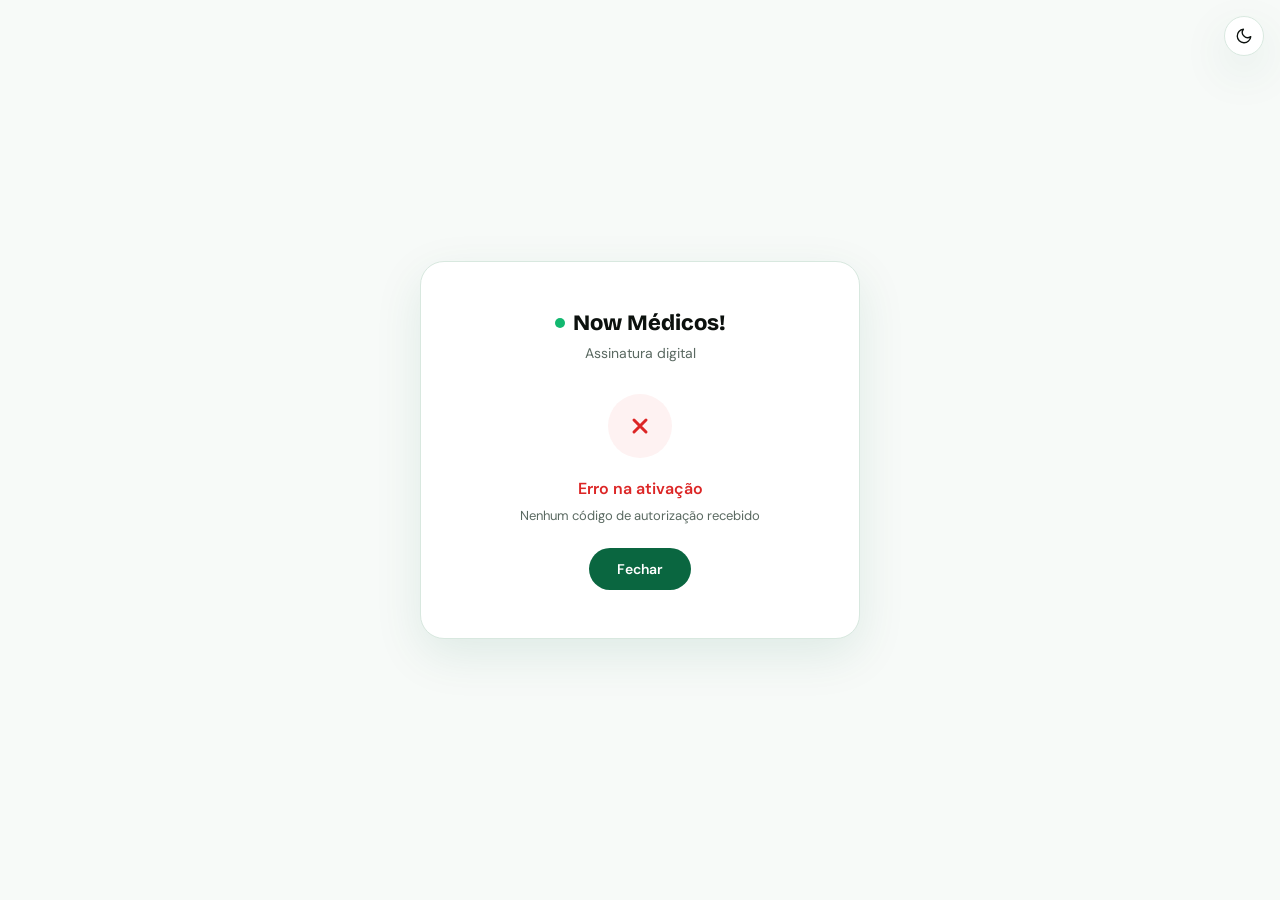
<file: vidaas-callback.html>
<!DOCTYPE html>
<html lang="pt-BR">
<head>
<meta charset="UTF-8">
<meta name="viewport" content="width=device-width, initial-scale=1.0">
<title>Ativando assinatura — Now Médicos!</title>

<script>(function(){const s=localStorage.getItem('cj-theme');const d=window.matchMedia&&window.matchMedia('(prefers-color-scheme: dark)').matches;document.documentElement.setAttribute('data-theme',s||(d?'dark':'light'))})();</script>

<link href="https://fonts.googleapis.com/css2?family=Bricolage+Grotesque:opsz,wght@12..96,400;12..96,700;12..96,800&family=DM+Sans:wght@400;500;600&display=swap" rel="stylesheet">
<link rel="stylesheet" href="css/theme.css">
<link rel="stylesheet" href="css/components.css">
<style>
*{box-sizing:border-box;margin:0;padding:0}
/* Variáveis vêm de theme.css */
body{font-family:'DM Sans',sans-serif;min-height:100vh;display:flex;align-items:center;justify-content:center;padding:24px}
.card{max-width:440px;width:100%;background:var(--surface);border:1px solid var(--border);border-radius:24px;padding:48px 40px;text-align:center;box-shadow:var(--shadow-card)}
.logo{font-family:'Bricolage Grotesque',sans-serif;font-size:22px;font-weight:800;color:var(--ink);margin-bottom:8px;display:flex;align-items:center;justify-content:center;gap:8px}
.logo .dot{width:10px;height:10px;border-radius:50%;background:var(--green3);animation:blink 2s infinite}
@keyframes blink{0%,100%{opacity:1}50%{opacity:.4}}
.subtitle{font-size:14px;color:var(--muted);margin-bottom:32px}

.spinner{width:48px;height:48px;border:3px solid var(--border);border-top-color:var(--green);border-radius:50%;animation:spin .8s linear infinite;margin:0 auto 20px}
@keyframes spin{to{transform:rotate(360deg)}}

.status-text{font-size:16px;font-weight:600;color:var(--ink);margin-bottom:8px}
.status-sub{font-size:13px;color:var(--muted)}

.success-icon{width:64px;height:64px;border-radius:50%;background:var(--pale);display:flex;align-items:center;justify-content:center;margin:0 auto 20px}
.error-icon{width:64px;height:64px;border-radius:50%;background:var(--danger-bg);display:flex;align-items:center;justify-content:center;margin:0 auto 20px}

.state{display:none}
.state.active{display:block}

.btn-back{
  display:inline-block;margin-top:24px;
  padding:12px 28px;background:var(--green);color:#fff;
  font-family:'DM Sans',sans-serif;font-size:14px;font-weight:600;
  border:none;border-radius:100px;cursor:pointer;text-decoration:none;
  transition:background .2s;
}
.btn-back:hover{background:#0D8A55}
</style>
</head>
<body>
<button class="theme-toggle-fab" onclick="cjToggleTheme()" aria-label="Alternar tema dark/light" title="Alternar tema">
  <svg class="icon-moon" viewBox="0 0 24 24" fill="none" stroke="currentColor" stroke-width="1.8" stroke-linecap="round" stroke-linejoin="round"><path d="M21 12.79A9 9 0 1 1 11.21 3 7 7 0 0 0 21 12.79z"/></svg>
  <svg class="icon-sun" viewBox="0 0 24 24" fill="none" stroke="currentColor" stroke-width="1.8" stroke-linecap="round" stroke-linejoin="round"><circle cx="12" cy="12" r="4"/><path d="M12 2v2M12 20v2M4.93 4.93l1.41 1.41M17.66 17.66l1.41 1.41M2 12h2M20 12h2M4.93 19.07l1.41-1.41M17.66 6.34l1.41-1.41"/></svg>
</button>
<script>
function cjToggleTheme(){const c=document.documentElement.getAttribute('data-theme')||'light';const n=c==='dark'?'light':'dark';document.documentElement.setAttribute('data-theme',n);localStorage.setItem('cj-theme',n)}
</script>
<div class="card">
  <div class="logo"><span class="dot"></span> Now Médicos!</div>
  <div class="subtitle">Assinatura digital</div>

  <!-- Loading -->
  <div class="state active" id="state-loading">
    <div class="spinner"></div>
    <div class="status-text">Ativando assinatura digital...</div>
    <div class="status-sub">Aguarde, estamos processando sua autorização</div>
  </div>

  <!-- Success -->
  <div class="state" id="state-success">
    <div class="success-icon">
      <svg width="28" height="28" viewBox="0 0 28 28" fill="none"><path d="M6 14l6 6 10-10" stroke="#0A6640" stroke-width="3" stroke-linecap="round" stroke-linejoin="round"/></svg>
    </div>
    <div class="status-text">Assinatura ativada!</div>
    <div class="status-sub" id="expires-text">Válida por 12 horas</div>
    <div class="status-sub" style="margin-top:8px;color:var(--green)">Você já pode aprovar consultas e assinar documentos.</div>
    <button class="btn-back" onclick="window.close()">Fechar e voltar ao dashboard</button>
  </div>

  <!-- Error -->
  <div class="state" id="state-error">
    <div class="error-icon">
      <svg width="28" height="28" viewBox="0 0 28 28" fill="none"><path d="M8 8l12 12M20 8l-12 12" stroke="#DC2626" stroke-width="3" stroke-linecap="round"/></svg>
    </div>
    <div class="status-text" style="color:var(--danger)">Erro na ativação</div>
    <div class="status-sub" id="error-text">Tente novamente pelo dashboard</div>
    <button class="btn-back" onclick="window.close()">Fechar</button>
  </div>
</div>

<script>
const VIDAAS_TOKEN_URL = 'https://web-production-0c606.up.railway.app/vidaas/token';

function showState(id) {
  document.querySelectorAll('.state').forEach(s => s.classList.remove('active'));
  document.getElementById(id).classList.add('active');
}

async function processCallback() {
  const params = new URLSearchParams(window.location.search);
  const code = params.get('code');

  if (!code) {
    document.getElementById('error-text').textContent = 'Nenhum código de autorização recebido';
    showState('state-error');
    return;
  }

  // Recuperar dados salvos pelo dashboard
  const codeVerifier = sessionStorage.getItem('vidaas_code_verifier');
  const medicoId = sessionStorage.getItem('vidaas_medico_id');
  const lifetime = sessionStorage.getItem('vidaas_lifetime') || '43200';

  if (!codeVerifier) {
    document.getElementById('error-text').textContent = 'Sessão expirada. Inicie novamente pelo dashboard.';
    showState('state-error');
    return;
  }

  try {
    const resp = await fetch(VIDAAS_TOKEN_URL, {
      method: 'POST',
      headers: { 'Content-Type': 'application/json' },
      body: JSON.stringify({
        code,
        code_verifier: codeVerifier,
        medico_id: medicoId,
        lifetime: parseInt(lifetime)
      })
    });

    const data = await resp.json();

    if (data.success) {
      const hours = Math.round(parseInt(lifetime) / 3600);
      document.getElementById('expires-text').textContent = `Válida por ${hours} horas`;
      showState('state-success');

      // Limpar sessionStorage
      sessionStorage.removeItem('vidaas_code_verifier');
      sessionStorage.removeItem('vidaas_medico_id');
      sessionStorage.removeItem('vidaas_lifetime');
    } else {
      document.getElementById('error-text').textContent = data.error || 'Erro desconhecido';
      showState('state-error');
    }
  } catch(e) {
    document.getElementById('error-text').textContent = 'Erro de conexão. Tente novamente.';
    showState('state-error');
  }
}

processCallback();
</script>
</body>
</html>
</file>
<file: css/theme.css>
/* ╔═══════════════════════════════════════════════════════════════════════╗
   ║  Now Médicos! — Variáveis de tema (light + dark)                       ║
   ║                                                                       ║
   ║  Importado por todas as páginas via:                                  ║
   ║    <link rel="stylesheet" href="css/theme.css">                       ║
   ║                                                                       ║
   ║  Toggle de tema fica APENAS no index.html. Outras páginas herdam      ║
   ║  via localStorage 'cj-theme'. Script de inicialização é inline no     ║
   ║  <head> de cada página pra evitar FOUC (flash of unstyled content):   ║
   ║                                                                       ║
   ║    <script>                                                           ║
   ║    (function(){                                                       ║
   ║      const s = localStorage.getItem('cj-theme');                      ║
   ║      const d = window.matchMedia('(prefers-color-scheme: dark)')      ║
   ║                  .matches;                                            ║
   ║      document.documentElement.setAttribute('data-theme',              ║
   ║        s || (d ? 'dark' : 'light'));                                  ║
   ║    })();                                                              ║
   ║    </script>                                                          ║
   ║                                                                       ║
   ║  Este arquivo NUNCA define layout — só variáveis + transições.        ║
   ║  Cada página mantém seu CSS específico inline.                        ║
   ╚═══════════════════════════════════════════════════════════════════════╝ */

:root,
[data-theme="light"] {
  /* ── Texto ── */
  --ink:           #0C110E;
  --ink2:          #2A332C;
  --muted:         #5A6961;

  /* ── Brand verde ── */
  --green:         #0A6640;
  --green2:        #0D8A55;
  --green3:        #12B870;

  /* ── Fundos suaves ── */
  --pale:          #EBF7F1;
  --pale2:         #D4EFE2;
  --white:         #F7FAF8;
  --border:        #D8E8DF;
  --chat-bg:       #F0F9F4;

  /* ── Surfaces (cards, modais, chat msgs do médico/IA) ── */
  --surface:       #FFFFFF;
  --surface-2:     #F7FAF8;
  --nav-bg:        rgba(247, 250, 248, 0.9);
  --overlay:       rgba(12, 17, 14, 0.4);

  /* ── Seções com fundo escuro (mantém escuro mesmo no light) ── */
  --dark-section:        #0C110E;
  --dark-section-text:   #F7FAF8;
  --dark-on-dark:        rgba(255, 255, 255, 0.55);
  --dark-on-dark-faint:  rgba(255, 255, 255, 0.08);

  /* ── Gradientes do hero (index.html) ── */
  --hero-grad-1: rgba(247, 250, 248, 0.97);
  --hero-grad-2: rgba(247, 250, 248, 0.94);
  --hero-grad-3: rgba(247, 250, 248, 0.75);
  --hero-grad-4: rgba(247, 250, 248, 0.35);
  --hero-grad-5: rgba(247, 250, 248, 0.15);

  /* ── Sombras ── */
  --shadow-soft:       0 32px 80px rgba(10, 102, 64, 0.12), 0 4px 16px rgba(0, 0, 0, 0.06);
  --shadow-card:       0 16px 48px rgba(10, 102, 64, 0.10);
  --shadow-btn:        0 6px 24px rgba(10, 102, 64, 0.28);
  --shadow-btn-hover:  0 10px 32px rgba(10, 102, 64, 0.38);
  --shadow-preco:      0 24px 60px rgba(10, 102, 64, 0.12);
  --ring-dot:          rgba(10, 102, 64, 0.06);

  /* ── Status (badges aguardando_medico, em_atendimento, concluida, etc) ──
     Mantemos pasteis pra contraste em light. Dark sobrescreve abaixo.    */
  --warning:     #D97706;
  --warning-bg:  #FFFBEB;
  --danger:      #DC2626;
  --danger-bg:   #FEF2F2;
  --success:     #059669;
  --success-bg:  #ECFDF5;
}

[data-theme="dark"] {
  /* ── Texto ── */
  --ink:           #F7FAF8;
  --ink2:          #CEDDD3;
  --muted:         #9AB0A3;

  /* ── Brand verde (mais brilhante pra contraste em fundo escuro) ── */
  --green:         #12B870;
  --green2:        #18D184;
  --green3:        #4BE4A6;

  /* ── Fundos suaves (soft dark — leve pra site médico, não preto pitch) ── */
  --pale:          #1A2E25;
  --pale2:         #25453B;
  --white:         #0E1A14;
  --border:        #2A4736;
  --chat-bg:       #13211B;

  /* ── Surfaces (escuras mas suavizadas) ── */
  --surface:       #162A22;
  --surface-2:     #1C342A;
  --nav-bg:        rgba(3, 16, 11, 0.82);
  --overlay:       rgba(0, 0, 0, 0.6);

  /* ── Seções "escuras" ficam ainda mais pretas em dark ── */
  --dark-section:        #010806;
  --dark-section-text:   #F7FAF8;
  --dark-on-dark:        rgba(255, 255, 255, 0.6);
  --dark-on-dark-faint:  rgba(255, 255, 255, 0.06);

  /* ── Gradientes do hero (escuros) ── */
  --hero-grad-1: rgba(3, 16, 11, 0.97);
  --hero-grad-2: rgba(3, 16, 11, 0.94);
  --hero-grad-3: rgba(3, 16, 11, 0.78);
  --hero-grad-4: rgba(3, 16, 11, 0.42);
  --hero-grad-5: rgba(3, 16, 11, 0.18);

  /* ── Sombras (mais escuras + glow verde sutil nos botões) ── */
  --shadow-soft:       0 32px 80px rgba(0, 0, 0, 0.6), 0 4px 16px rgba(0, 0, 0, 0.3);
  --shadow-card:       0 16px 48px rgba(0, 0, 0, 0.45);
  --shadow-btn:        0 6px 24px rgba(18, 184, 112, 0.25);
  --shadow-btn-hover:  0 10px 32px rgba(18, 184, 112, 0.35);
  --shadow-preco:      0 24px 60px rgba(0, 0, 0, 0.5);
  --ring-dot:          rgba(75, 228, 166, 0.08);

  /* ── Status (cores um pouco mais saturadas em fundo escuro) ── */
  --warning:     #FBBF24;
  --warning-bg:  rgba(251, 191, 36, 0.12);
  --danger:      #F87171;
  --danger-bg:   rgba(248, 113, 113, 0.12);
  --success:     #34D399;
  --success-bg:  rgba(52, 211, 153, 0.12);
}

/* ── Transições suaves ao alternar tema ──
   Aplicado em TODOS os elementos pra evitar "flash" de cor ao trocar.
   Performance OK pq é GPU-accelerated (color/background-color/border).  */
html {
  color-scheme: light dark;
}

body {
  background: var(--white);
  color: var(--ink);
  transition: background 0.2s ease, color 0.2s ease;
}

body * {
  transition: background-color 0.2s ease,
              border-color 0.2s ease,
              color 0.2s ease,
              box-shadow 0.2s ease,
              fill 0.2s ease,
              stroke 0.2s ease;
}

/* ── Toggle flutuante de tema ──
   Botão circular fixo no canto superior direito. Funciona em qualquer
   página sem perturbar o layout. Aplica em todas as páginas exceto
   index (que tem o toggle integrado no nav).

   Uso:
     <button class="theme-toggle-fab" onclick="cjToggleTheme()" aria-label="Alternar tema">
       <svg class="icon-sun" ...>...</svg>
       <svg class="icon-moon" ...>...</svg>
     </button>
*/
.theme-toggle-fab {
  position: fixed;
  top: 16px;
  right: 16px;
  z-index: 9000;            /* acima de quase tudo, abaixo de modais críticos */
  width: 40px;
  height: 40px;
  border-radius: 50%;
  background: var(--surface);
  border: 1.5px solid var(--border);
  color: var(--ink);
  cursor: pointer;
  display: flex;
  align-items: center;
  justify-content: center;
  box-shadow: var(--shadow-card);
  transition: background 0.15s ease, color 0.15s ease, border-color 0.15s ease, transform 0.1s ease;
}
.theme-toggle-fab:hover {
  border-color: var(--green);
  color: var(--green);
  transform: translateY(-1px);
}
.theme-toggle-fab svg {
  width: 18px;
  height: 18px;
}
.theme-toggle-fab .icon-sun  { display: none; }
.theme-toggle-fab .icon-moon { display: block; }
[data-theme="dark"] .theme-toggle-fab .icon-sun  { display: block; }
[data-theme="dark"] .theme-toggle-fab .icon-moon { display: none; }

@media (max-width: 480px) {
  .theme-toggle-fab { top: 10px; right: 10px; width: 36px; height: 36px; }
}

/* ── Foco de teclado visível (acessibilidade WCAG 2.4.7) ──
   Contorno verde brilhante em qualquer elemento focável via teclado.
   `:focus-visible` só ativa em foco por teclado — não polui clique de mouse. */
:focus-visible {
  outline: 2px solid var(--green3);
  outline-offset: 2px;
  border-radius: inherit;
}

/* ── Respeita preferência de movimento reduzido (WCAG 2.3.3) ──
   Cancela animações longas e transições para usuários com sensibilidade
   vestibular ou que preferiram reduzir movimento no SO. */
@media (prefers-reduced-motion: reduce) {
  *, *::before, *::after {
    animation-duration: 0.01ms !important;
    animation-iteration-count: 1 !important;
    transition-duration: 0.01ms !important;
    scroll-behavior: auto !important;
  }
}
</file>
<file: css/components.css>
/* ╔═══════════════════════════════════════════════════════════════════════╗
   ║  Now Médicos! — Componentes reutilizáveis (.cj-*)                      ║
   ║                                                                       ║
   ║  Importado APÓS theme.css em todas as páginas:                        ║
   ║    <link rel="stylesheet" href="css/theme.css">                       ║
   ║    <link rel="stylesheet" href="css/components.css">                  ║
   ║                                                                       ║
   ║  Padrão BEM-like: variantes em classes próprias, modifiers compõem.   ║
   ║  Ex: <button class="cj-btn-primary cj-btn-lg cj-btn-block">           ║
   ║                                                                       ║
   ║  Convenção: classes legacy (.btn-main, .auth-btn, .search-btn etc)    ║
   ║  continuam funcionando — migração é gradual, página por página.       ║
   ╚═══════════════════════════════════════════════════════════════════════╝ */


/* ════════════════════════════════════════════════════════════════════════
   BUTTONS — base + 4 variantes + modifiers de tamanho/forma/largura
   ════════════════════════════════════════════════════════════════════════ */

.cj-btn-primary,
.cj-btn-secondary,
.cj-btn-ghost,
.cj-btn-danger {
  font-family: 'DM Sans', sans-serif;
  font-size: 15px;
  font-weight: 500;
  padding: 14px 24px;
  border-radius: 100px;
  border: 1.5px solid transparent;
  cursor: pointer;
  display: inline-flex;
  align-items: center;
  justify-content: center;
  gap: 8px;
  text-decoration: none;
  white-space: nowrap;
  line-height: 1;
  -webkit-tap-highlight-color: transparent;
  transition: background 0.2s, color 0.2s, border-color 0.2s,
              transform 0.15s, box-shadow 0.2s, opacity 0.15s;
}

.cj-btn-primary:disabled,
.cj-btn-secondary:disabled,
.cj-btn-ghost:disabled,
.cj-btn-danger:disabled {
  opacity: 0.5;
  cursor: not-allowed;
  transform: none !important;
}

/* ── Variantes ─────────────────────────────────────────────────────── */

/* Primary — CTA principal (verde sólido) */
.cj-btn-primary {
  background: var(--green);
  color: #fff;
  box-shadow: var(--shadow-btn);
}
.cj-btn-primary:hover:not(:disabled) {
  background: var(--green2);
  transform: translateY(-1px);
  box-shadow: var(--shadow-btn-hover);
}

/* Secondary — ação importante mas não principal (verde outline) */
.cj-btn-secondary {
  background: transparent;
  color: var(--green);
  border-color: var(--green);
}
.cj-btn-secondary:hover:not(:disabled) {
  background: var(--green);
  color: #fff;
}

/* Ghost — ação terciária / cancelar (cinza transparente) */
.cj-btn-ghost {
  background: transparent;
  color: var(--muted);
  border-color: var(--border);
}
.cj-btn-ghost:hover:not(:disabled) {
  border-color: var(--green);
  color: var(--green);
  background: var(--pale);
}

/* Danger — ações destrutivas (logout, encerrar videochamada, deletar) */
.cj-btn-danger {
  background: var(--danger);
  color: #fff;
}
.cj-btn-danger:hover:not(:disabled) {
  filter: brightness(0.9);
  transform: translateY(-1px);
}

/* Warning — pendência / atenção (amarelo, ex: "Ativar assinatura digital") */
.cj-btn-warning {
  background: var(--warning-bg);
  color: var(--warning);
  border-color: var(--warning);
}
.cj-btn-warning:hover:not(:disabled) {
  background: var(--warning);
  color: #fff;
}

/* Success — estado completo / ativo (verde mais discreto que primary) */
.cj-btn-success {
  background: var(--success-bg);
  color: var(--success);
  border-color: var(--success);
  cursor: default;
}
.cj-btn-success:hover:not(:disabled) {
  background: var(--success-bg);
}

/* ── Modifiers ─────────────────────────────────────────────────────── */
/* Combinam com qualquer variante: <button class="cj-btn-primary cj-btn-sm"> */

/* Tamanho */
.cj-btn-xs  { padding: 6px 14px; font-size: 12px; gap: 6px; font-weight: 600; }
.cj-btn-sm  { padding: 12px 20px; font-size: 14px; gap: 6px; }
.cj-btn-md  { padding: 14px 24px; font-size: 15px; gap: 8px; }   /* default explícito */
.cj-btn-lg  { padding: 17px 32px; font-size: 17px; gap: 10px; font-weight: 600; }

/* Forma — sobrescreve o pill (100px) padrão */
.cj-btn-rounded { border-radius: 12px; }
.cj-btn-square  { border-radius: 6px; }

/* Largura — full width (útil em formulários e mobile) */
.cj-btn-block {
  width: 100%;
  display: flex;
}


/* ════════════════════════════════════════════════════════════════════════
   INPUTS — input, textarea, select (todos compartilham o mesmo visual)
   ════════════════════════════════════════════════════════════════════════ */

.cj-input {
  width: 100%;
  padding: 12px 16px;
  border: 1.5px solid var(--border);
  border-radius: 12px;
  font-family: 'DM Sans', sans-serif;
  font-size: 15px;
  background: var(--surface);
  color: var(--ink);
  outline: none;
  transition: border-color 0.2s, background 0.2s;
}
.cj-input:focus {
  border-color: var(--green);
}
.cj-input::placeholder {
  color: var(--muted);
}
.cj-input:disabled {
  opacity: 0.6;
  cursor: not-allowed;
  background: var(--white);
}

/* Estado de erro — borda vermelha */
.cj-input-error {
  border-color: var(--danger);
}
.cj-input-error:focus {
  border-color: var(--danger);
}

/* ── Modifiers ─────────────────────────────────────────────────────── */

/* Tamanho */
.cj-input-sm  { padding: 8px 12px; font-size: 13px; }
.cj-input-lg  { padding: 16px 20px; font-size: 16px; }

/* Forma pill (pra chat inputs e similares) */
.cj-input-pill { border-radius: 100px; }


/* ════════════════════════════════════════════════════════════════════════
   CARDS — surface + border + radius com modifiers de tamanho e elevação
   ════════════════════════════════════════════════════════════════════════ */

.cj-card {
  background: var(--surface);
  border: 1.5px solid var(--border);
  border-radius: 16px;
  padding: 20px;
  transition: border-color 0.2s, background 0.2s, box-shadow 0.2s;
}

/* ── Tamanhos ───────────────────────────────────────────────────────── */
.cj-card-sm  { border-radius: 12px; padding: 14px; }
.cj-card-lg  { border-radius: 20px; padding: 24px; }
.cj-card-xl  { border-radius: 24px; padding: 32px; }

/* ── Modifiers ──────────────────────────────────────────────────────── */

/* Sombra — pra hero cards, confirmação, modais */
.cj-card-shadow { box-shadow: var(--shadow-card); }

/* Sem padding interno — útil pra cards com header colorido (qr-card, summary-card) */
.cj-card-flush { padding: 0; overflow: hidden; }

/* Clicável — sidebar de pacientes, lista de consultas */
.cj-card-hover { cursor: pointer; }
.cj-card-hover:hover { background: var(--pale); }

/* Estado ativo (selecionado) */
.cj-card.active,
.cj-card-active { background: var(--pale); border-color: var(--green); }


/* ════════════════════════════════════════════════════════════════════════
   BADGES — chips de status (pílulas pequenas pra indicar estado)
   Uso: <span class="cj-badge cj-badge-success">concluído</span>
   ════════════════════════════════════════════════════════════════════════ */

.cj-badge {
  display: inline-flex;
  align-items: center;
  gap: 4px;
  font-family: 'DM Sans', sans-serif;
  font-size: 10px;
  font-weight: 600;
  padding: 2px 8px;
  border-radius: 100px;
  letter-spacing: 0.2px;
  white-space: nowrap;
  line-height: 1.4;
}

/* ── Variantes semânticas ──────────────────────────────────────────── */

/* Verde discreto — estado positivo "pronto pra ação" (ex: SOAP pronto) */
.cj-badge-primary { background: var(--pale);       color: var(--green);   }

/* Verde forte — estado final concluído */
.cj-badge-success { background: var(--success-bg); color: var(--success); }

/* Amarelo — em andamento, atenção */
.cj-badge-warning { background: var(--warning-bg); color: var(--warning); }

/* Vermelho — urgente, paciente esperando */
.cj-badge-danger  { background: var(--danger-bg);  color: var(--danger);  }

/* Cinza — neutro, cancelado, descontinuado */
.cj-badge-muted   { background: var(--border);     color: var(--muted);   }


/* ════════════════════════════════════════════════════════════════════════
   SPINNERS — loader inline + loading state pra buttons
   ════════════════════════════════════════════════════════════════════════ */

/* Visual base (18px, branco, animação 0.7s) */
.cj-spinner {
  width: 18px;
  height: 18px;
  border: 2px solid rgba(255, 255, 255, 0.3);
  border-top-color: #fff;
  border-radius: 50%;
  animation: cjSpin 0.7s linear infinite;
  flex-shrink: 0;
  display: inline-block;
}
@keyframes cjSpin { to { transform: rotate(360deg); } }

/* Tamanhos */
.cj-spinner-sm { width: 14px; height: 14px; border-width: 1.5px; }
.cj-spinner-lg { width: 24px; height: 24px; border-width: 3px; }

/* Variante dark — pra usar em fundo claro (bordas escuras) */
.cj-spinner-dark {
  border-color: rgba(0, 0, 0, 0.15);
  border-top-color: var(--ink);
}

/* ── Loading state pra qualquer .cj-btn-* ──
   <button class="cj-btn-primary">
     <span class="cj-spinner"></span>   ← escondido por padrão
     <span>Texto</span>
   </button>
   JS: btn.classList.add('cj-btn-loading')
   → esconde tudo menos spinner, desabilita interação */
[class^="cj-btn-"]:not(.cj-btn-loading) > .cj-spinner,
[class*=" cj-btn-"]:not(.cj-btn-loading) > .cj-spinner {
  display: none;
}
.cj-btn-loading { pointer-events: none; }
.cj-btn-loading > .cj-spinner { display: inline-block; }
.cj-btn-loading > *:not(.cj-spinner) { display: none; }


/* ════════════════════════════════════════════════════════════════════════
   DIVIDER — separador horizontal sutil
   Uso: <hr class="cj-divider"> ou <div class="cj-divider"></div>
   ════════════════════════════════════════════════════════════════════════ */

.cj-divider {
  border: none;
  height: 1px;
  background: var(--border);
  margin: 16px 0;
}

/* Modifiers */
.cj-divider-thick { height: 2px; }
.cj-divider-tight { margin: 8px 0; }
.cj-divider-loose { margin: 24px 0; }

/* Variante com texto centralizado: <div class="cj-divider-with-text"><span>OU</span></div> */
.cj-divider-with-text {
  display: flex;
  align-items: center;
  gap: 12px;
  margin: 16px 0;
}
.cj-divider-with-text::before,
.cj-divider-with-text::after {
  content: '';
  flex: 1;
  height: 1px;
  background: var(--border);
}
.cj-divider-with-text > span {
  font-size: 11px;
  font-weight: 600;
  letter-spacing: 1px;
  text-transform: uppercase;
  color: var(--muted);
  white-space: nowrap;
}


/* ════════════════════════════════════════════════════════════════════════
   Design system completo — 6 primitivas:
   .cj-btn-*  | .cj-input  | .cj-card  | .cj-badge  | .cj-spinner  | .cj-divider
   ════════════════════════════════════════════════════════════════════════ */
</file>
